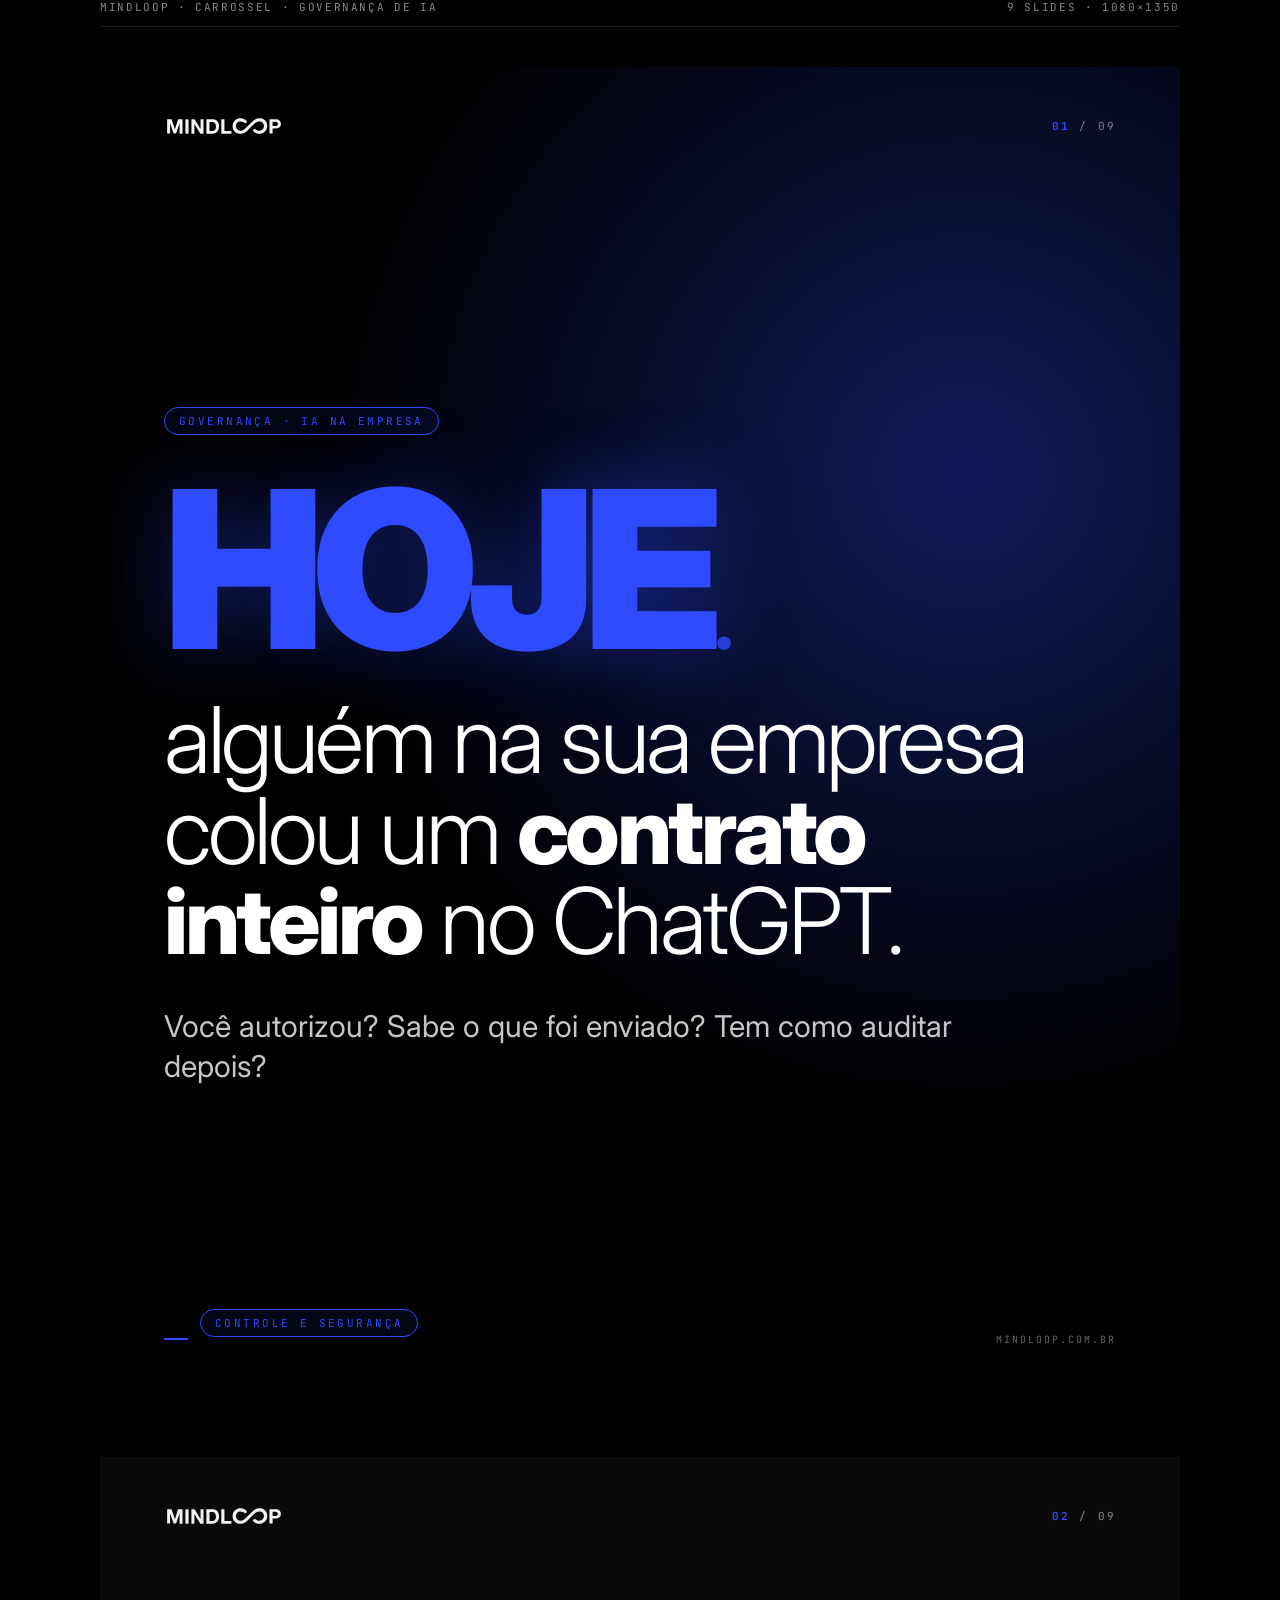
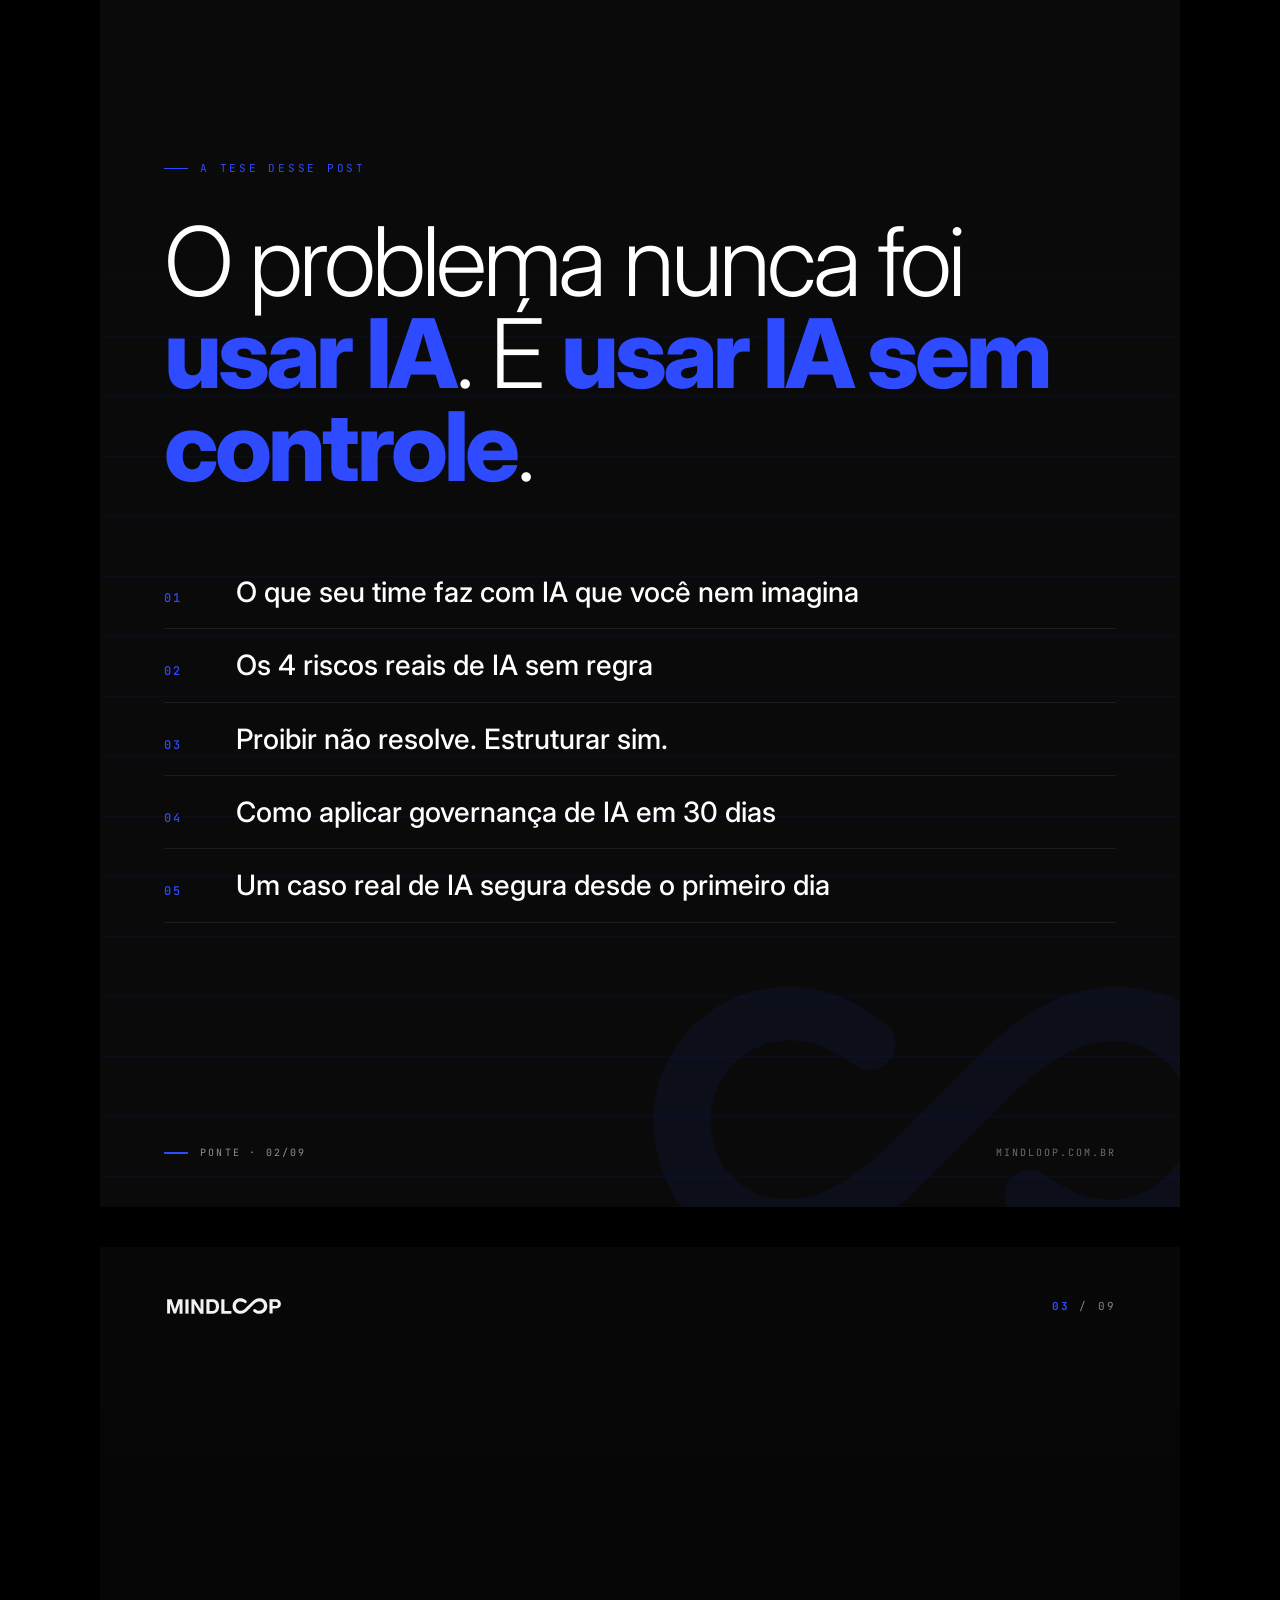
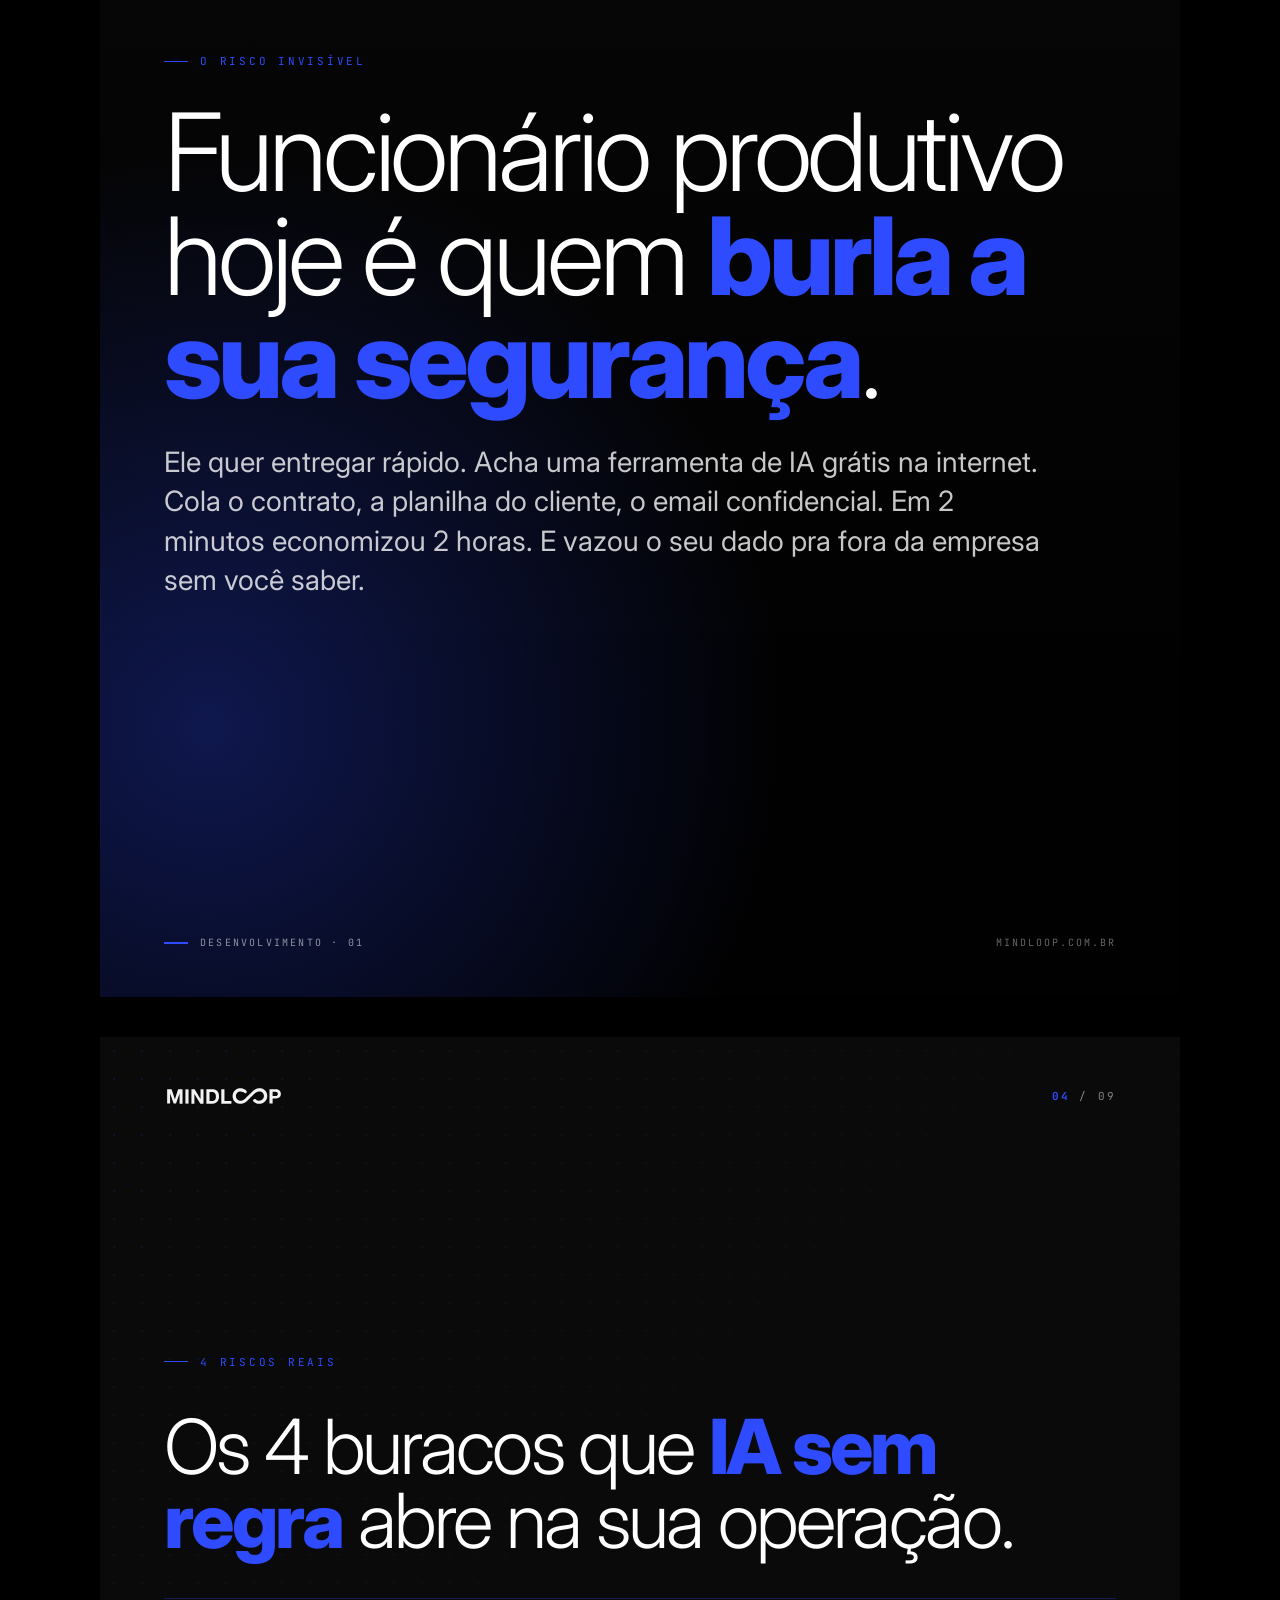
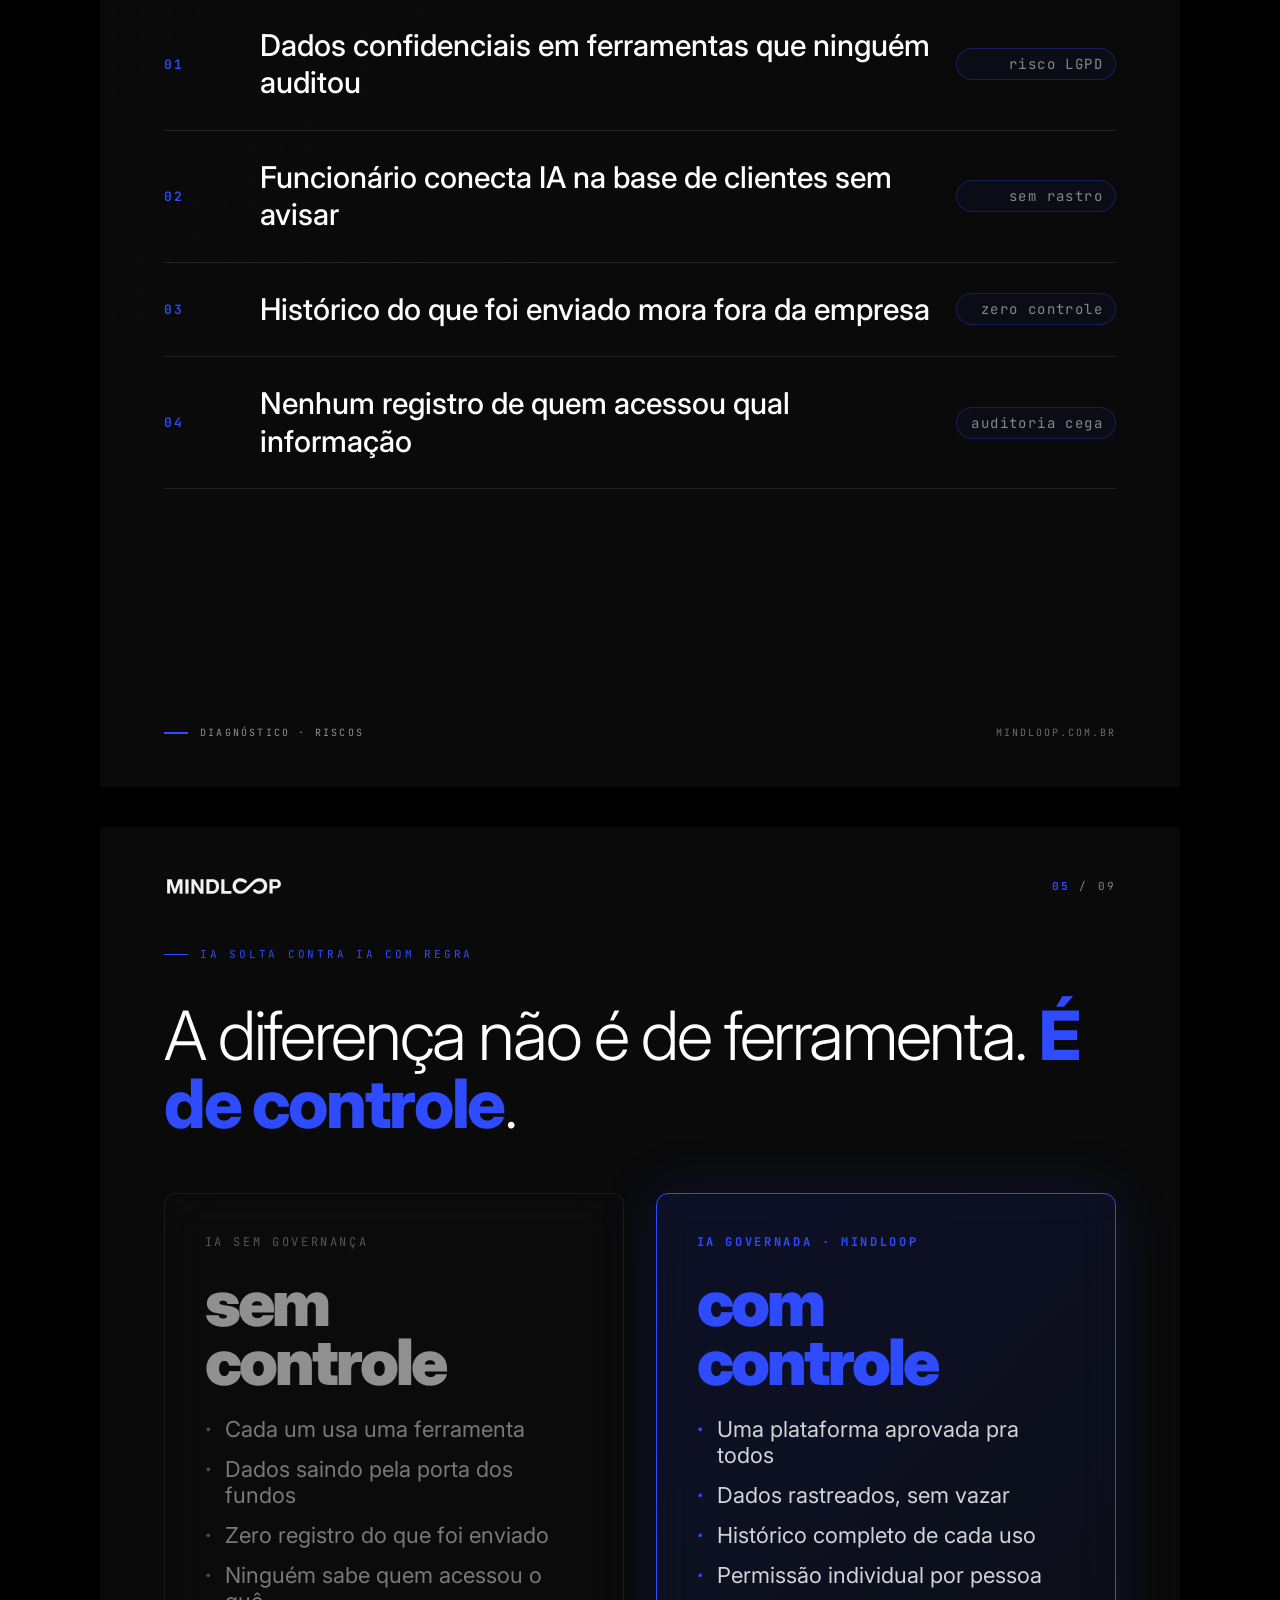
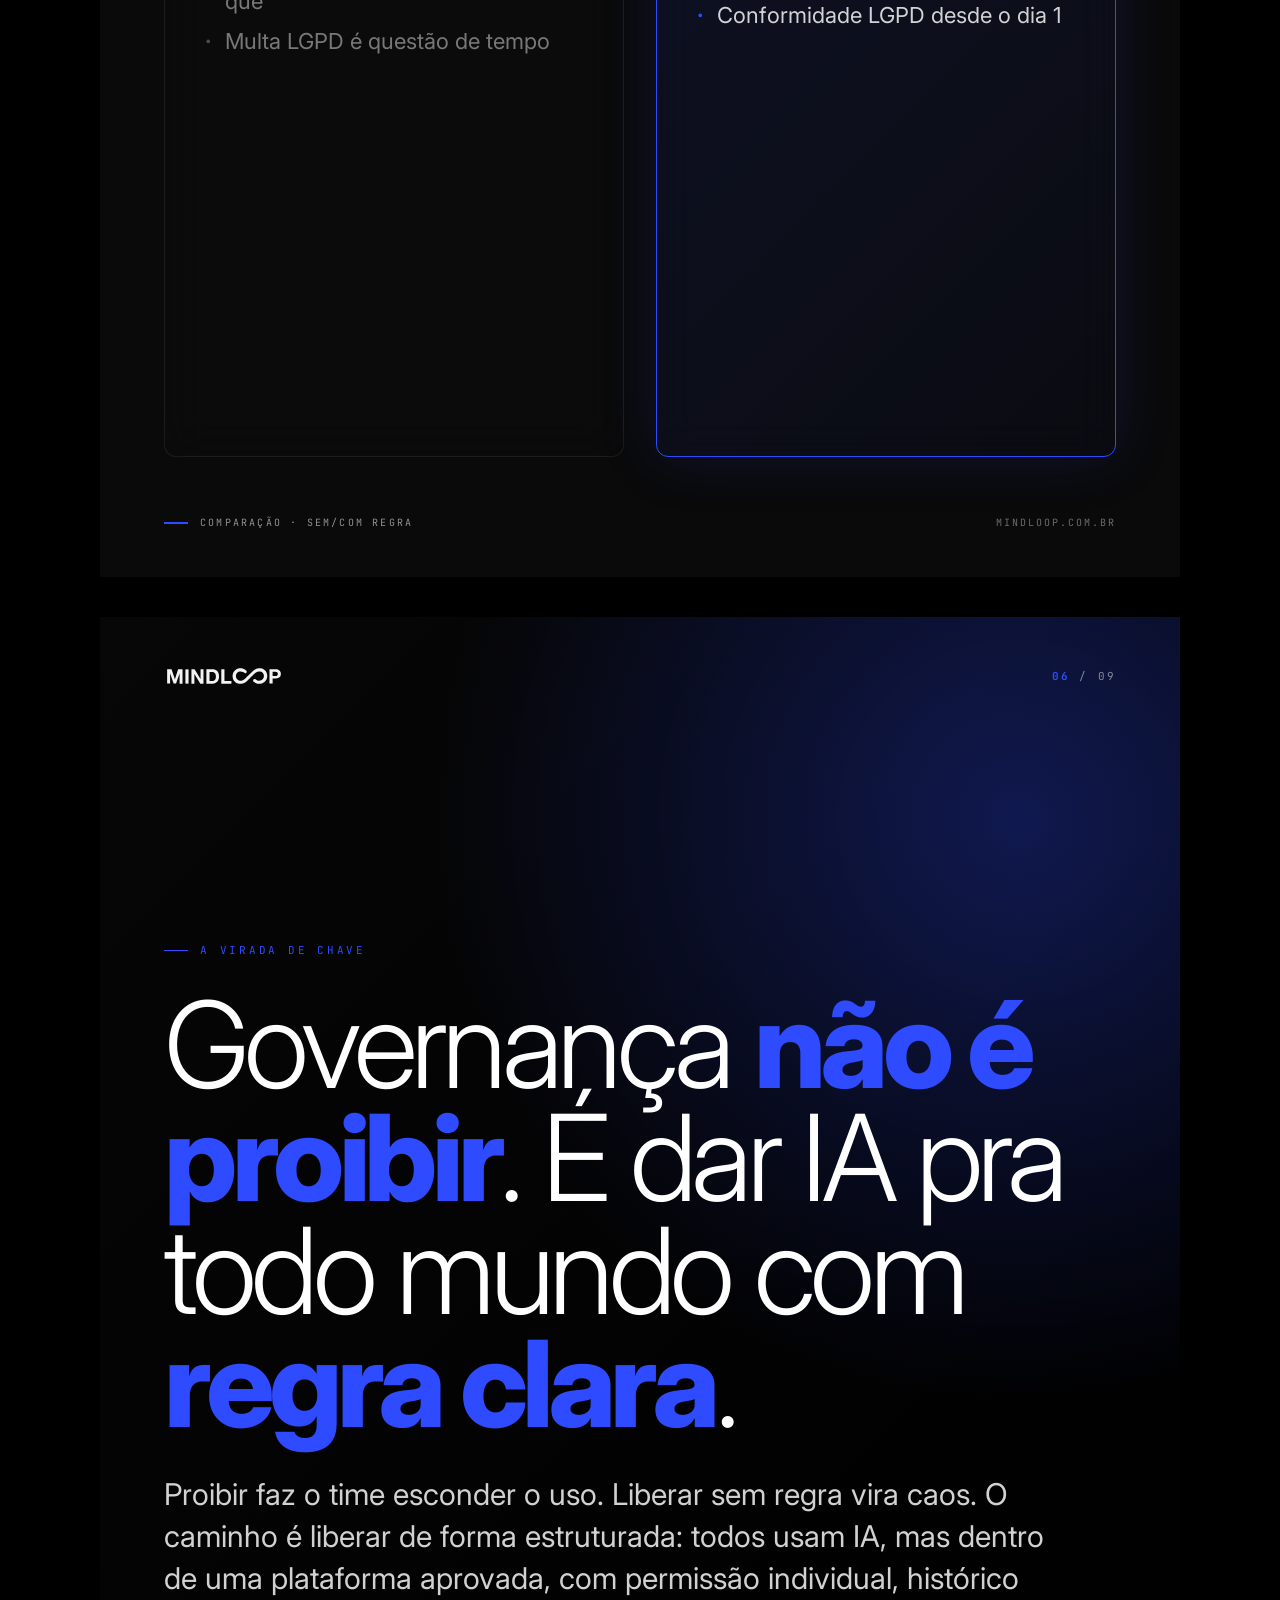
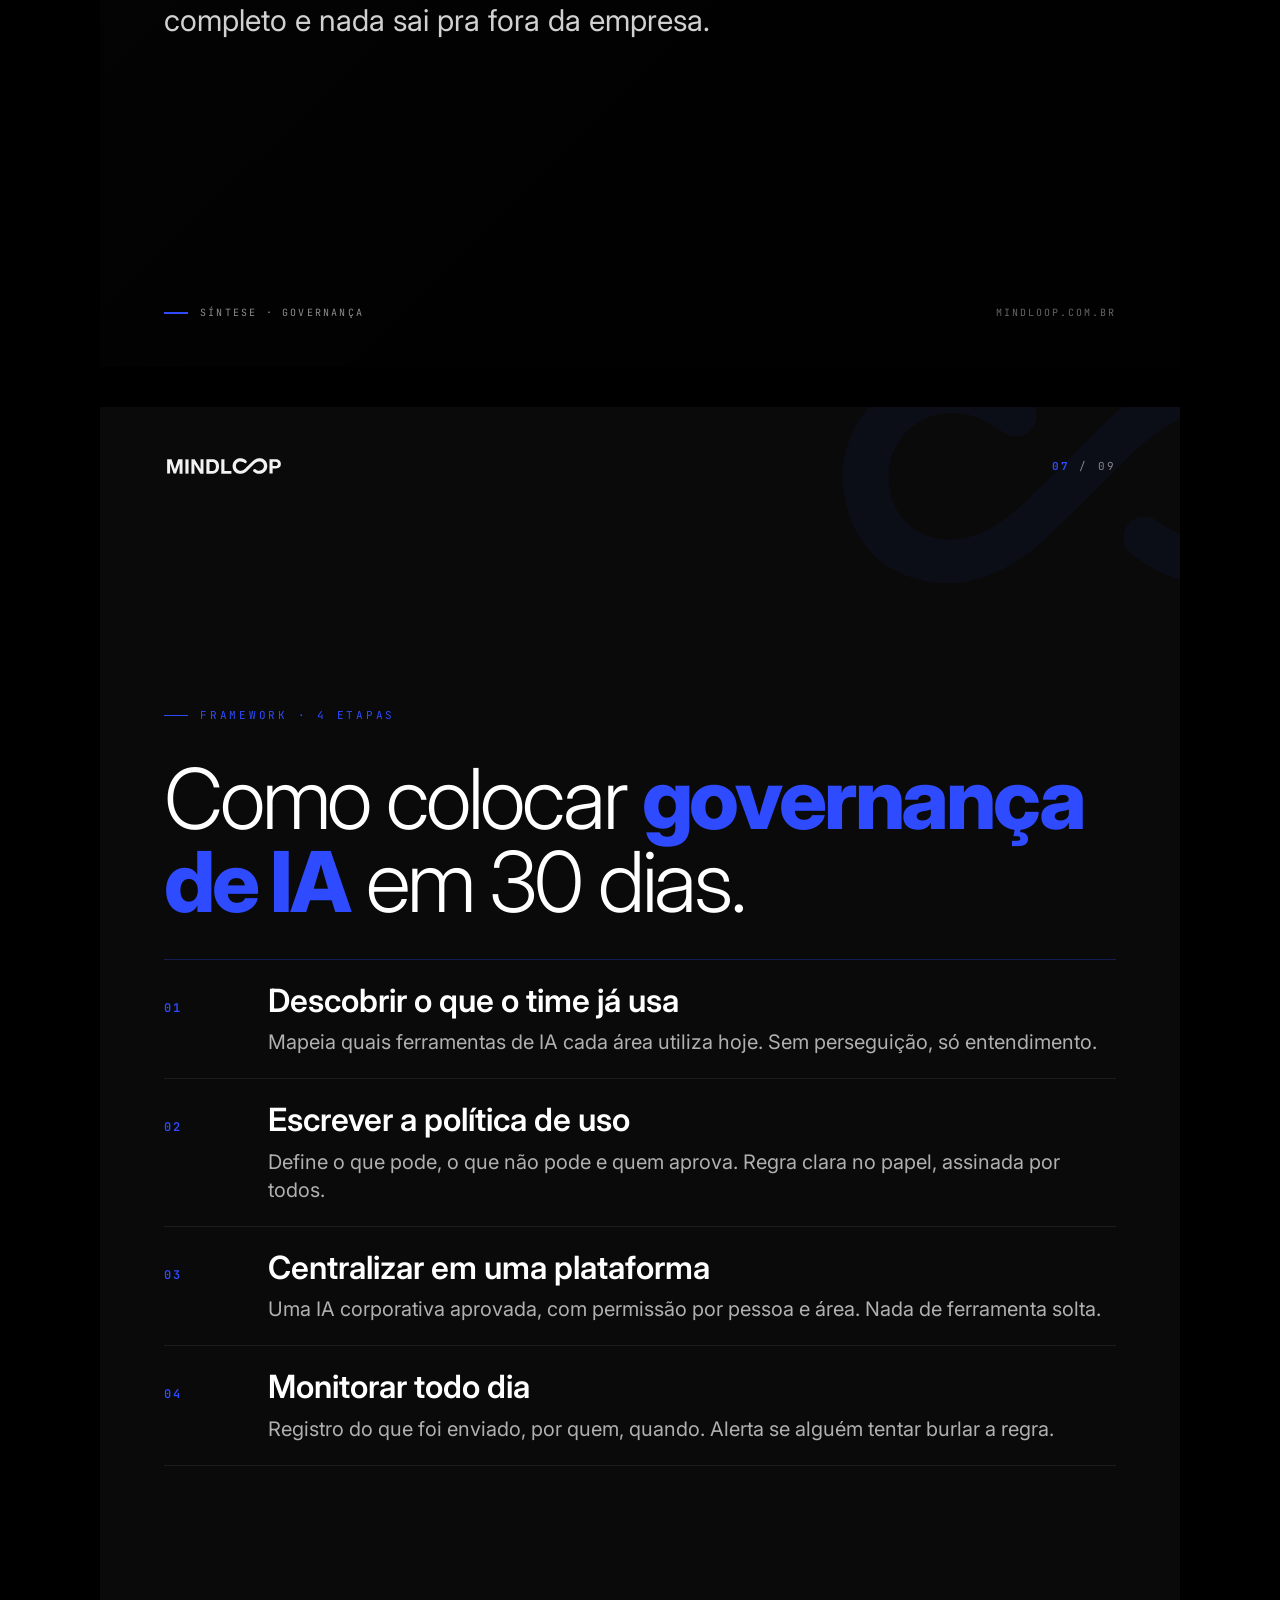
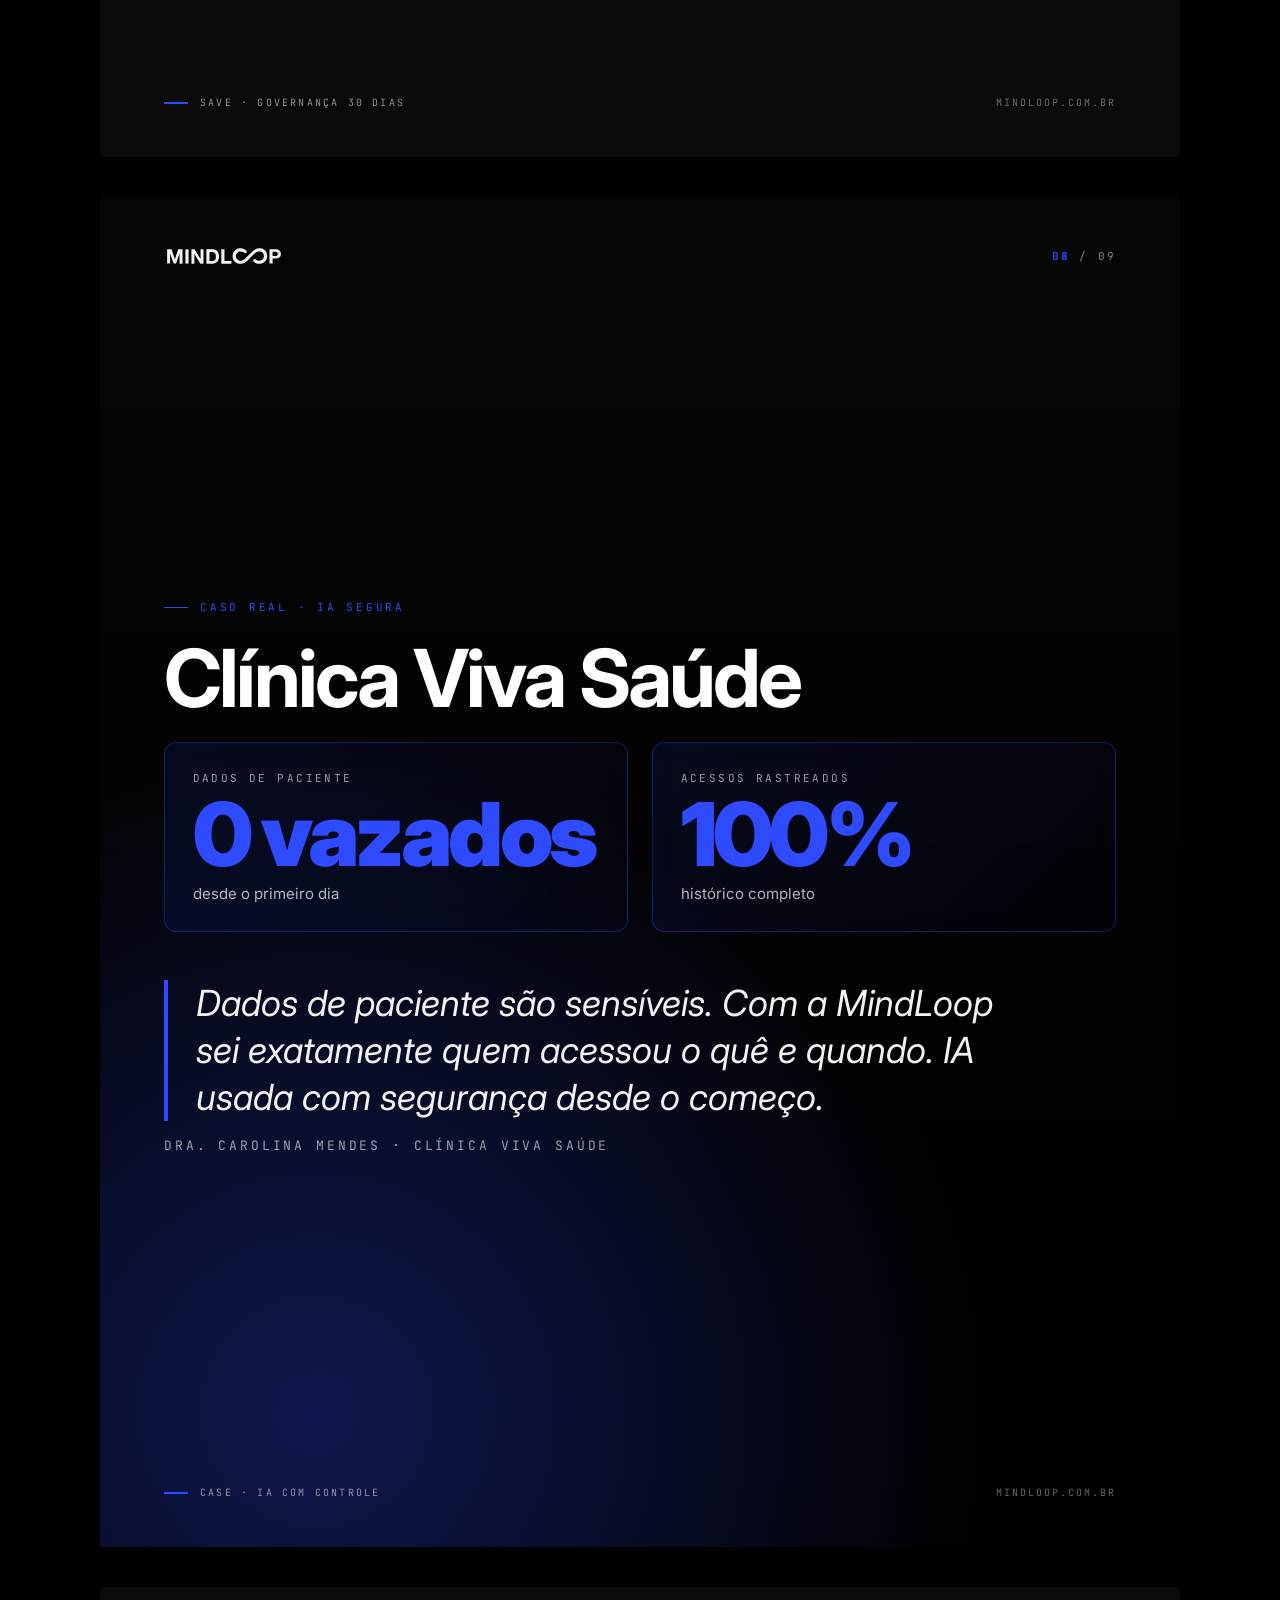
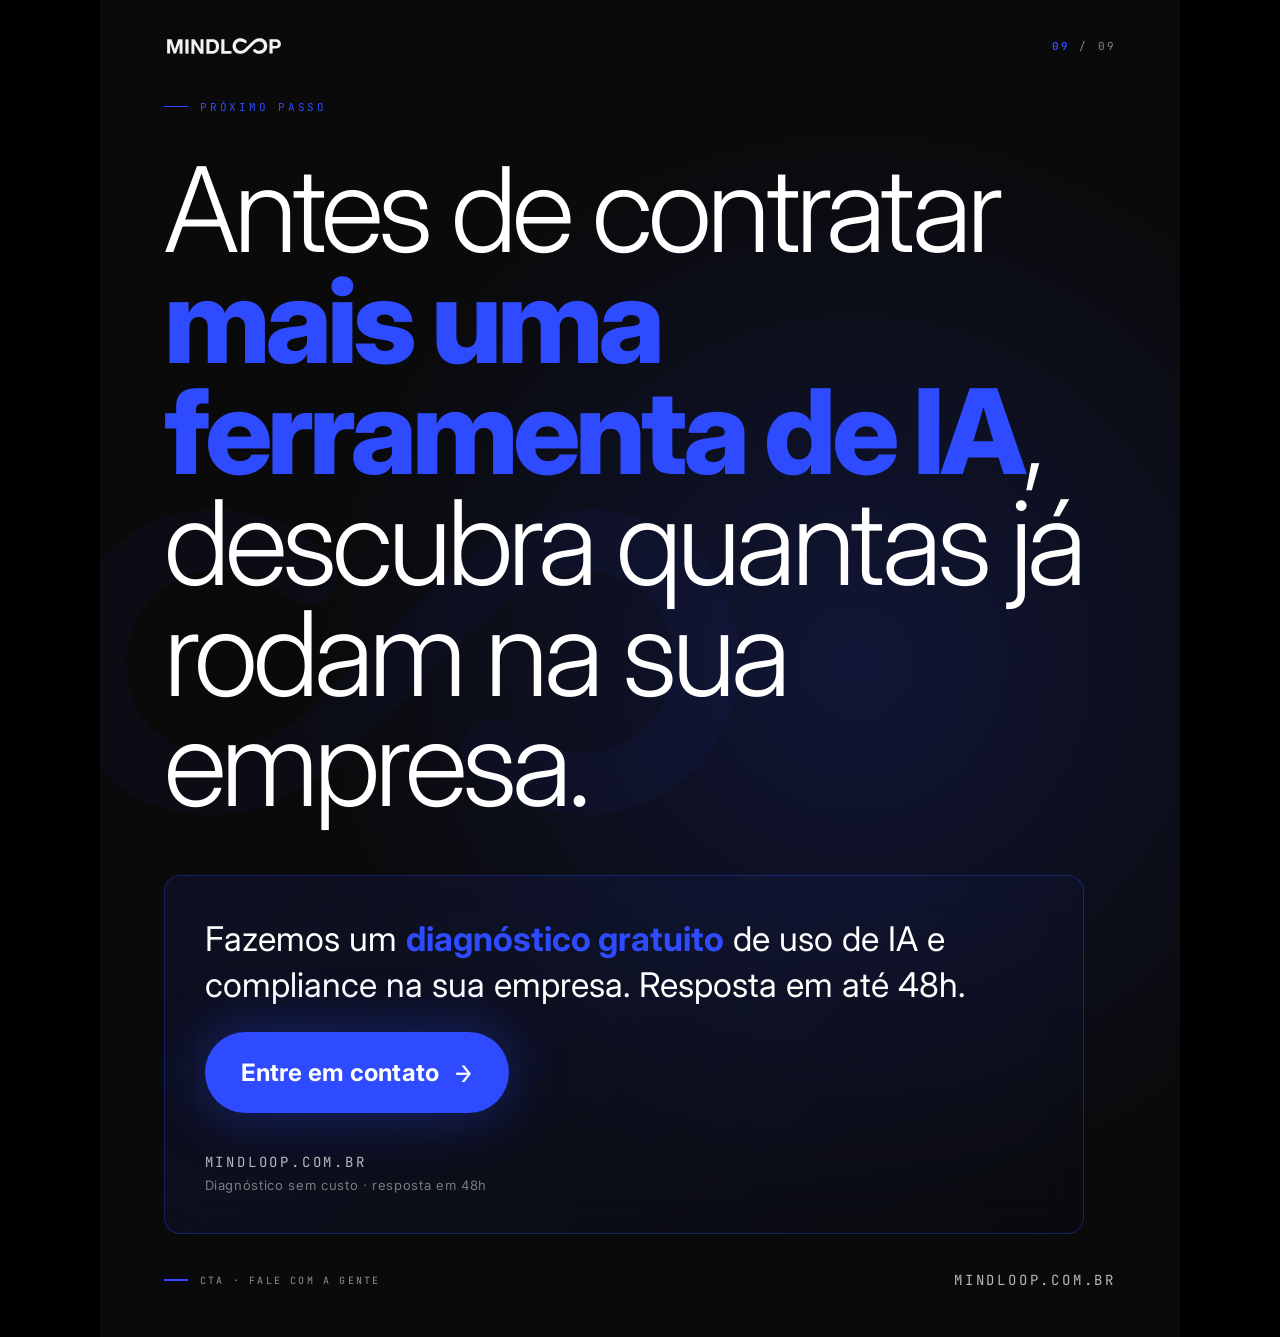
<file: mindloop/governanca-ia/index.html>
<!DOCTYPE html><html lang="pt-BR" data-astro-cid-3h7g5eyv style="--BLUE: #2E4BFF;"> <head><meta charset="UTF-8"><meta name="viewport" content="width=1080"><title>MindLoop · Governança de IA</title><link rel="preconnect" href="https://fonts.googleapis.com"><link rel="preconnect" href="https://fonts.gstatic.com" crossorigin><link href="https://fonts.googleapis.com/css2?family=Inter:wght@300;400;500;600;700;800;900&family=JetBrains+Mono:wght@400;500;700&display=swap" rel="stylesheet"><style>:root{--brand-black: #000000;--brand-dark: #0A0A0A;--brand-white: #FFFFFF;--brand-light: #F5F5F5;--surface-void: #000000;--surface-base: #0A0A0A;--surface-default: #111111;--surface-raised: #1A1A1A;--surface-overlay: #222222;--surface-hover: #2A2A2A;--surface-deep: #F5F5F5;--text-primary: #FFFFFF;--text-secondary: rgba(255, 255, 255, .72);--text-tertiary: rgba(255, 255, 255, .48);--text-muted: rgba(255, 255, 255, .32);--text-disabled: rgba(255, 255, 255, .18);--border-subtle: rgba(255, 255, 255, .06);--border-default: rgba(255, 255, 255, .12);--border-strong: rgba(255, 255, 255, .24);--border-hover: rgba(255, 255, 255, .32);--glass-tint: rgba(10, 10, 10, .7);--glass-border-color: rgba(255, 255, 255, .12);--brand-blue: #2E4BFF;--brand-blue-rgb: 46, 75, 255;--brand-blue-soft: rgba(46, 75, 255, .12);--brand-blue-glow: rgba(46, 75, 255, .3);--energy: 46, 75, 255;--color-success: #22C55E;--color-warning: #EAB308;--color-error: #EF4444}:root{--font-display: "Inter", "Helvetica Neue", Arial, system-ui, sans-serif;--font-body: "Inter", "Helvetica Neue", Arial, system-ui, sans-serif;--font-mono: "JetBrains Mono", "SF Mono", monospace}:root{--space-1: 4px;--space-2: 8px;--space-3: 12px;--space-4: 16px;--space-6: 24px;--space-8: 32px;--space-12: 48px;--space-16: 64px;--space-20: 80px;--space-24: 96px;--space-32: 128px}
.grain:after{content:"";position:absolute;inset:0;pointer-events:none;z-index:3;background-image:url("data:image/svg+xml;utf8,<svg xmlns='http://www.w3.org/2000/svg' width='220' height='220'><filter id='n'><feTurbulence type='fractalNoise' baseFrequency='0.9' numOctaves='2' stitchTiles='stitch'/><feColorMatrix values='0 0 0 0 0  0 0 0 0 0  0 0 0 0 0  0 0 0 .045 0'/></filter><rect width='100%' height='100%' filter='url(%23n)'/></svg>");mix-blend-mode:multiply;opacity:1}.grain-strong:after{opacity:1.4}.grain-soft:after{opacity:.6}.slide-bg-pattern{position:absolute;inset:0;pointer-events:none;z-index:0}.bg-lines-h{background-image:repeating-linear-gradient(to bottom,transparent 0px,transparent 39px,rgba(0,0,0,.05) 39px,rgba(0,0,0,.05) 40px)}.is-dark .bg-lines-h{background-image:repeating-linear-gradient(to bottom,transparent 0px,transparent 39px,rgba(255,255,255,.06) 39px,rgba(255,255,255,.06) 40px)}.bg-lines-v{background-image:repeating-linear-gradient(to right,transparent 0px,transparent 79px,rgba(0,0,0,.04) 79px,rgba(0,0,0,.04) 80px)}.bg-dot-grid{background-image:radial-gradient(circle,rgba(0,0,0,.12) 1px,transparent 1px);background-size:24px 24px}.is-dark .bg-dot-grid{background-image:radial-gradient(circle,rgba(255,255,255,.14) 1px,transparent 1px)}.bg-cross-grid{background-image:linear-gradient(to right,rgba(0,0,0,.08) 1px,transparent 1px),linear-gradient(to bottom,rgba(0,0,0,.08) 1px,transparent 1px);background-size:48px 48px;mask-image:repeating-linear-gradient(to right,black 0 6px,transparent 6px 42px),repeating-linear-gradient(to bottom,black 0 6px,transparent 6px 42px);mask-composite:intersect;-webkit-mask-composite:source-in}.bg-topo{background-image:url("data:image/svg+xml;utf8,<svg xmlns='http://www.w3.org/2000/svg' width='600' height='600' viewBox='0 0 600 600'><g fill='none' stroke='%23000' stroke-width='0.5' opacity='0.08'><ellipse cx='300' cy='300' rx='80' ry='60'/><ellipse cx='300' cy='300' rx='130' ry='100'/><ellipse cx='300' cy='300' rx='190' ry='150'/><ellipse cx='300' cy='300' rx='260' ry='210'/><ellipse cx='300' cy='300' rx='340' ry='280'/></g></svg>");background-size:900px 900px;background-position:center;background-repeat:no-repeat}.bg-halftone{background-image:radial-gradient(circle,rgba(0,0,0,.18) 1.5px,transparent 1.5px);background-size:16px 16px;mask-image:linear-gradient(135deg,black 0%,transparent 70%);-webkit-mask-image:linear-gradient(135deg,black 0%,transparent 70%)}.bg-hatch{background-image:repeating-linear-gradient(45deg,rgba(0,0,0,.04) 0px,rgba(0,0,0,.04) 1px,transparent 1px,transparent 8px),repeating-linear-gradient(-45deg,rgba(0,0,0,.04) 0px,rgba(0,0,0,.04) 1px,transparent 1px,transparent 8px)}.bg-vignette{background:radial-gradient(ellipse at center,transparent 40%,rgba(0,0,0,.08) 100%)}.is-dark .bg-vignette{background:radial-gradient(ellipse at center,transparent 40%,rgba(0,0,0,.6) 100%)}.bg-blueprint{background-image:linear-gradient(to right,rgba(0,0,0,.06) 1px,transparent 1px),linear-gradient(to bottom,rgba(0,0,0,.06) 1px,transparent 1px),linear-gradient(to right,rgba(0,0,0,.12) 1px,transparent 1px),linear-gradient(to bottom,rgba(0,0,0,.12) 1px,transparent 1px);background-size:20px 20px,20px 20px,100px 100px,100px 100px}.bg-scanline{background-image:repeating-linear-gradient(to bottom,transparent 0px,transparent 2px,rgba(0,0,0,.03) 2px,rgba(0,0,0,.03) 3px)}.mask-bottom-fade{mask-image:linear-gradient(to top,black 20%,transparent 90%);-webkit-mask-image:linear-gradient(to top,black 20%,transparent 90%)}.mask-top-fade{mask-image:linear-gradient(to bottom,black 20%,transparent 90%);-webkit-mask-image:linear-gradient(to bottom,black 20%,transparent 90%)}.mask-right-fade{mask-image:linear-gradient(to left,black 20%,transparent 90%);-webkit-mask-image:linear-gradient(to left,black 20%,transparent 90%)}.mask-radial-fade{mask-image:radial-gradient(ellipse at center,black 30%,transparent 80%);-webkit-mask-image:radial-gradient(ellipse at center,black 30%,transparent 80%)}
</style>
<link rel="stylesheet" href="/_astro/governanca-ia.CpMgpZOh.css"></head> <body data-astro-cid-3h7g5eyv style="--BLUE: #2E4BFF;"> <div class="meta" data-astro-cid-3h7g5eyv style="--BLUE: #2E4BFF;"> <span data-astro-cid-3h7g5eyv style="--BLUE: #2E4BFF;">MindLoop · Carrossel · Governança de IA</span> <span data-astro-cid-3h7g5eyv style="--BLUE: #2E4BFF;">9 slides · 1080×1350</span> </div> <!-- ══════════ SLIDE 01 · HERO ══════════ --> <section class="slide s1" data-astro-cid-3h7g5eyv style="--BLUE: #2E4BFF;"> <div class="bg-img" style="background-image:url(https://images.unsplash.com/photo-1550751827-4bd374c3f58b?w=1200&#38;q=85); --BLUE: #2E4BFF;" data-astro-cid-3h7g5eyv></div> <div class="bg-grad" data-astro-cid-3h7g5eyv style="--BLUE: #2E4BFF;"></div> <img src="/mindloop/logo-white.svg" class="logo-top" alt="MindLoop" data-astro-cid-3h7g5eyv style="--BLUE: #2E4BFF;"> <div class="chrome-num" data-astro-cid-3h7g5eyv style="--BLUE: #2E4BFF;"><span class="curr" data-astro-cid-3h7g5eyv style="--BLUE: #2E4BFF;">01</span> / 09</div> <div class="content" data-astro-cid-3h7g5eyv style="--BLUE: #2E4BFF;"> <span class="tag" data-astro-cid-3h7g5eyv style="--BLUE: #2E4BFF;">Governança · IA na empresa</span> <div class="stat" style="font-size: 220px; letter-spacing: -0.05em;; --BLUE: #2E4BFF;" data-astro-cid-3h7g5eyv>HOJE<sup style="font-size: 0.5em; color: #2E4BFF; vertical-align: baseline;; --BLUE: #2E4BFF;" data-astro-cid-3h7g5eyv>.</sup></div> <h1 data-astro-cid-3h7g5eyv style="--BLUE: #2E4BFF;">alguém na sua empresa colou um <b data-astro-cid-3h7g5eyv style="--BLUE: #2E4BFF;">contrato inteiro</b> no ChatGPT.</h1> <p class="sub" data-astro-cid-3h7g5eyv style="--BLUE: #2E4BFF;">Você autorizou? Sabe o que foi enviado? Tem como auditar depois?</p> </div> <div class="chrome-bottom" data-astro-cid-3h7g5eyv style="--BLUE: #2E4BFF;"> <div class="bar" data-astro-cid-3h7g5eyv style="--BLUE: #2E4BFF;"><span class="tag" data-astro-cid-3h7g5eyv style="--BLUE: #2E4BFF;">Controle e segurança</span></div> <span class="url" data-astro-cid-3h7g5eyv style="--BLUE: #2E4BFF;">mindloop.com.br</span> </div> </section> <!-- ══════════ SLIDE 02 · PONTE ══════════ --> <section class="slide s2" data-astro-cid-3h7g5eyv style="--BLUE: #2E4BFF;"> <img src="/mindloop/symbol-blue.svg" class="bg-symbol" alt="" data-astro-cid-3h7g5eyv style="--BLUE: #2E4BFF;"> <div class="bg-lines" data-astro-cid-3h7g5eyv style="--BLUE: #2E4BFF;"></div> <img src="/mindloop/logo-white.svg" class="logo-top" alt="MindLoop" data-astro-cid-3h7g5eyv style="--BLUE: #2E4BFF;"> <div class="chrome-num" data-astro-cid-3h7g5eyv style="--BLUE: #2E4BFF;"><span class="curr" data-astro-cid-3h7g5eyv style="--BLUE: #2E4BFF;">02</span> / 09</div> <span class="label" data-astro-cid-3h7g5eyv style="--BLUE: #2E4BFF;">A tese desse post</span> <h2 data-astro-cid-3h7g5eyv style="--BLUE: #2E4BFF;">O problema nunca foi <b data-astro-cid-3h7g5eyv style="--BLUE: #2E4BFF;">usar IA</b>. É <b data-astro-cid-3h7g5eyv style="--BLUE: #2E4BFF;">usar IA sem controle</b>.</h2> <div class="outline" data-astro-cid-3h7g5eyv style="--BLUE: #2E4BFF;"> <div class="it" data-astro-cid-3h7g5eyv style="--BLUE: #2E4BFF;"><span class="n" data-astro-cid-3h7g5eyv style="--BLUE: #2E4BFF;">01</span><span class="t" data-astro-cid-3h7g5eyv style="--BLUE: #2E4BFF;">O que seu time faz com IA que você nem imagina</span></div> <div class="it" data-astro-cid-3h7g5eyv style="--BLUE: #2E4BFF;"><span class="n" data-astro-cid-3h7g5eyv style="--BLUE: #2E4BFF;">02</span><span class="t" data-astro-cid-3h7g5eyv style="--BLUE: #2E4BFF;">Os 4 riscos reais de IA sem regra</span></div> <div class="it" data-astro-cid-3h7g5eyv style="--BLUE: #2E4BFF;"><span class="n" data-astro-cid-3h7g5eyv style="--BLUE: #2E4BFF;">03</span><span class="t" data-astro-cid-3h7g5eyv style="--BLUE: #2E4BFF;">Proibir não resolve. Estruturar sim.</span></div> <div class="it" data-astro-cid-3h7g5eyv style="--BLUE: #2E4BFF;"><span class="n" data-astro-cid-3h7g5eyv style="--BLUE: #2E4BFF;">04</span><span class="t" data-astro-cid-3h7g5eyv style="--BLUE: #2E4BFF;">Como aplicar governança de IA em 30 dias</span></div> <div class="it" data-astro-cid-3h7g5eyv style="--BLUE: #2E4BFF;"><span class="n" data-astro-cid-3h7g5eyv style="--BLUE: #2E4BFF;">05</span><span class="t" data-astro-cid-3h7g5eyv style="--BLUE: #2E4BFF;">Um caso real de IA segura desde o primeiro dia</span></div> </div> <div class="chrome-bottom" data-astro-cid-3h7g5eyv style="--BLUE: #2E4BFF;"> <div class="bar" data-astro-cid-3h7g5eyv style="--BLUE: #2E4BFF;"><span class="tag" data-astro-cid-3h7g5eyv style="--BLUE: #2E4BFF;">Ponte · 02/09</span></div> <span class="url" data-astro-cid-3h7g5eyv style="--BLUE: #2E4BFF;">mindloop.com.br</span> </div> </section> <!-- ══════════ SLIDE 03 · DEV STAT ══════════ --> <section class="slide s3" data-astro-cid-3h7g5eyv style="--BLUE: #2E4BFF;"> <div class="img" style="background-image:url(https://images.unsplash.com/photo-1484480974693-6ca0a78fb36b?w=1200&#38;q=85); --BLUE: #2E4BFF;" data-astro-cid-3h7g5eyv></div> <div class="img-grad" data-astro-cid-3h7g5eyv style="--BLUE: #2E4BFF;"></div> <img src="/mindloop/logo-white.svg" class="logo-top" alt="MindLoop" data-astro-cid-3h7g5eyv style="--BLUE: #2E4BFF;"> <div class="chrome-num" data-astro-cid-3h7g5eyv style="--BLUE: #2E4BFF;"><span class="curr" data-astro-cid-3h7g5eyv style="--BLUE: #2E4BFF;">03</span> / 09</div> <div class="content" data-astro-cid-3h7g5eyv style="--BLUE: #2E4BFF;"> <span class="kicker" data-astro-cid-3h7g5eyv style="--BLUE: #2E4BFF;">O risco invisível</span> <h2 data-astro-cid-3h7g5eyv style="--BLUE: #2E4BFF;">Funcionário produtivo hoje é quem <b data-astro-cid-3h7g5eyv style="--BLUE: #2E4BFF;">burla a sua segurança</b>.</h2> <p class="body" data-astro-cid-3h7g5eyv style="--BLUE: #2E4BFF;">Ele quer entregar rápido. Acha uma ferramenta de IA grátis na internet. Cola o contrato, a planilha do cliente, o email confidencial. Em 2 minutos economizou 2 horas. E vazou o seu dado pra fora da empresa sem você saber.</p> </div> <div class="chrome-bottom" data-astro-cid-3h7g5eyv style="--BLUE: #2E4BFF;"> <div class="bar" data-astro-cid-3h7g5eyv style="--BLUE: #2E4BFF;"><span class="tag" data-astro-cid-3h7g5eyv style="--BLUE: #2E4BFF;">Desenvolvimento · 01</span></div> <span class="url" data-astro-cid-3h7g5eyv style="--BLUE: #2E4BFF;">mindloop.com.br</span> </div> </section> <!-- ══════════ SLIDE 04 · LISTA ══════════ --> <section class="slide s4" data-astro-cid-3h7g5eyv style="--BLUE: #2E4BFF;"> <div class="bg-dots" data-astro-cid-3h7g5eyv style="--BLUE: #2E4BFF;"></div> <img src="/mindloop/logo-white.svg" class="logo-top" alt="MindLoop" data-astro-cid-3h7g5eyv style="--BLUE: #2E4BFF;"> <div class="chrome-num" data-astro-cid-3h7g5eyv style="--BLUE: #2E4BFF;"><span class="curr" data-astro-cid-3h7g5eyv style="--BLUE: #2E4BFF;">04</span> / 09</div> <span class="label" data-astro-cid-3h7g5eyv style="--BLUE: #2E4BFF;">4 riscos reais</span> <h2 data-astro-cid-3h7g5eyv style="--BLUE: #2E4BFF;">Os 4 buracos que <b data-astro-cid-3h7g5eyv style="--BLUE: #2E4BFF;">IA sem regra</b> abre na sua operação.</h2> <div class="list" data-astro-cid-3h7g5eyv style="--BLUE: #2E4BFF;"> <div class="row" data-astro-cid-3h7g5eyv style="--BLUE: #2E4BFF;"> <span class="n" data-astro-cid-3h7g5eyv style="--BLUE: #2E4BFF;">01</span> <span class="t" data-astro-cid-3h7g5eyv style="--BLUE: #2E4BFF;">Dados confidenciais em ferramentas que ninguém auditou</span> <span class="cost" data-astro-cid-3h7g5eyv style="--BLUE: #2E4BFF;">risco LGPD</span> </div> <div class="row" data-astro-cid-3h7g5eyv style="--BLUE: #2E4BFF;"> <span class="n" data-astro-cid-3h7g5eyv style="--BLUE: #2E4BFF;">02</span> <span class="t" data-astro-cid-3h7g5eyv style="--BLUE: #2E4BFF;">Funcionário conecta IA na base de clientes sem avisar</span> <span class="cost" data-astro-cid-3h7g5eyv style="--BLUE: #2E4BFF;">sem rastro</span> </div> <div class="row" data-astro-cid-3h7g5eyv style="--BLUE: #2E4BFF;"> <span class="n" data-astro-cid-3h7g5eyv style="--BLUE: #2E4BFF;">03</span> <span class="t" data-astro-cid-3h7g5eyv style="--BLUE: #2E4BFF;">Histórico do que foi enviado mora fora da empresa</span> <span class="cost" data-astro-cid-3h7g5eyv style="--BLUE: #2E4BFF;">zero controle</span> </div> <div class="row" data-astro-cid-3h7g5eyv style="--BLUE: #2E4BFF;"> <span class="n" data-astro-cid-3h7g5eyv style="--BLUE: #2E4BFF;">04</span> <span class="t" data-astro-cid-3h7g5eyv style="--BLUE: #2E4BFF;">Nenhum registro de quem acessou qual informação</span> <span class="cost" data-astro-cid-3h7g5eyv style="--BLUE: #2E4BFF;">auditoria cega</span> </div> </div> <div class="chrome-bottom" data-astro-cid-3h7g5eyv style="--BLUE: #2E4BFF;"> <div class="bar" data-astro-cid-3h7g5eyv style="--BLUE: #2E4BFF;"><span class="tag" data-astro-cid-3h7g5eyv style="--BLUE: #2E4BFF;">Diagnóstico · riscos</span></div> <span class="url" data-astro-cid-3h7g5eyv style="--BLUE: #2E4BFF;">mindloop.com.br</span> </div> </section> <!-- ══════════ SLIDE 05 · CONTRASTE ══════════ --> <section class="slide s5" data-astro-cid-3h7g5eyv style="--BLUE: #2E4BFF;"> <img src="/mindloop/logo-white.svg" class="logo-top" alt="MindLoop" data-astro-cid-3h7g5eyv style="--BLUE: #2E4BFF;"> <div class="chrome-num" data-astro-cid-3h7g5eyv style="--BLUE: #2E4BFF;"><span class="curr" data-astro-cid-3h7g5eyv style="--BLUE: #2E4BFF;">05</span> / 09</div> <span class="label" data-astro-cid-3h7g5eyv style="--BLUE: #2E4BFF;">IA solta contra IA com regra</span> <h2 data-astro-cid-3h7g5eyv style="--BLUE: #2E4BFF;">A diferença não é de ferramenta. <b data-astro-cid-3h7g5eyv style="--BLUE: #2E4BFF;">É de controle</b>.</h2> <div class="pair" data-astro-cid-3h7g5eyv style="--BLUE: #2E4BFF;"> <div class="col dim" data-astro-cid-3h7g5eyv style="--BLUE: #2E4BFF;"> <span class="h3" data-astro-cid-3h7g5eyv style="--BLUE: #2E4BFF;">IA sem governança</span> <div class="big" style="font-size:64px; --BLUE: #2E4BFF;" data-astro-cid-3h7g5eyv>sem<br data-astro-cid-3h7g5eyv style="--BLUE: #2E4BFF;">controle</div> <ul data-astro-cid-3h7g5eyv style="--BLUE: #2E4BFF;"> <li data-astro-cid-3h7g5eyv style="--BLUE: #2E4BFF;">Cada um usa uma ferramenta</li> <li data-astro-cid-3h7g5eyv style="--BLUE: #2E4BFF;">Dados saindo pela porta dos fundos</li> <li data-astro-cid-3h7g5eyv style="--BLUE: #2E4BFF;">Zero registro do que foi enviado</li> <li data-astro-cid-3h7g5eyv style="--BLUE: #2E4BFF;">Ninguém sabe quem acessou o quê</li> <li data-astro-cid-3h7g5eyv style="--BLUE: #2E4BFF;">Multa LGPD é questão de tempo</li> </ul> </div> <div class="col highlight" data-astro-cid-3h7g5eyv style="--BLUE: #2E4BFF;"> <span class="h3" data-astro-cid-3h7g5eyv style="--BLUE: #2E4BFF;">IA governada · MindLoop</span> <div class="big" style="font-size:64px; --BLUE: #2E4BFF;" data-astro-cid-3h7g5eyv>com<br data-astro-cid-3h7g5eyv style="--BLUE: #2E4BFF;">controle</div> <ul data-astro-cid-3h7g5eyv style="--BLUE: #2E4BFF;"> <li data-astro-cid-3h7g5eyv style="--BLUE: #2E4BFF;">Uma plataforma aprovada pra todos</li> <li data-astro-cid-3h7g5eyv style="--BLUE: #2E4BFF;">Dados rastreados, sem vazar</li> <li data-astro-cid-3h7g5eyv style="--BLUE: #2E4BFF;">Histórico completo de cada uso</li> <li data-astro-cid-3h7g5eyv style="--BLUE: #2E4BFF;">Permissão individual por pessoa</li> <li data-astro-cid-3h7g5eyv style="--BLUE: #2E4BFF;">Conformidade LGPD desde o dia 1</li> </ul> </div> </div> <div class="chrome-bottom" data-astro-cid-3h7g5eyv style="--BLUE: #2E4BFF;"> <div class="bar" data-astro-cid-3h7g5eyv style="--BLUE: #2E4BFF;"><span class="tag" data-astro-cid-3h7g5eyv style="--BLUE: #2E4BFF;">Comparação · sem/com regra</span></div> <span class="url" data-astro-cid-3h7g5eyv style="--BLUE: #2E4BFF;">mindloop.com.br</span> </div> </section> <!-- ══════════ SLIDE 06 · STATEMENT ══════════ --> <section class="slide s6" data-astro-cid-3h7g5eyv style="--BLUE: #2E4BFF;"> <div class="img" style="background-image:url(https://images.unsplash.com/photo-1573497491765-dccce02b29df?w=1200&#38;q=85); --BLUE: #2E4BFF;" data-astro-cid-3h7g5eyv></div> <div class="grad" data-astro-cid-3h7g5eyv style="--BLUE: #2E4BFF;"></div> <img src="/mindloop/logo-white.svg" class="logo-top" alt="MindLoop" data-astro-cid-3h7g5eyv style="--BLUE: #2E4BFF;"> <div class="chrome-num" data-astro-cid-3h7g5eyv style="--BLUE: #2E4BFF;"><span class="curr" data-astro-cid-3h7g5eyv style="--BLUE: #2E4BFF;">06</span> / 09</div> <div class="content" data-astro-cid-3h7g5eyv style="--BLUE: #2E4BFF;"> <span class="kicker" data-astro-cid-3h7g5eyv style="--BLUE: #2E4BFF;">A virada de chave</span> <h2 data-astro-cid-3h7g5eyv style="--BLUE: #2E4BFF;">Governança <b data-astro-cid-3h7g5eyv style="--BLUE: #2E4BFF;">não é proibir</b>. É dar IA pra todo mundo com <b data-astro-cid-3h7g5eyv style="--BLUE: #2E4BFF;">regra clara</b>.</h2> <p class="body" data-astro-cid-3h7g5eyv style="--BLUE: #2E4BFF;">Proibir faz o time esconder o uso. Liberar sem regra vira caos. O caminho é liberar de forma estruturada: todos usam IA, mas dentro de uma plataforma aprovada, com permissão individual, histórico completo e nada sai pra fora da empresa.</p> </div> <div class="chrome-bottom" data-astro-cid-3h7g5eyv style="--BLUE: #2E4BFF;"> <div class="bar" data-astro-cid-3h7g5eyv style="--BLUE: #2E4BFF;"><span class="tag" data-astro-cid-3h7g5eyv style="--BLUE: #2E4BFF;">Síntese · governança</span></div> <span class="url" data-astro-cid-3h7g5eyv style="--BLUE: #2E4BFF;">mindloop.com.br</span> </div> </section> <!-- ══════════ SLIDE 07 · SAVE FRAMEWORK ══════════ --> <section class="slide s7" data-astro-cid-3h7g5eyv style="--BLUE: #2E4BFF;"> <img src="/mindloop/symbol-blue.svg" class="bg-symbol" alt="" data-astro-cid-3h7g5eyv style="--BLUE: #2E4BFF;"> <img src="/mindloop/logo-white.svg" class="logo-top" alt="MindLoop" data-astro-cid-3h7g5eyv style="--BLUE: #2E4BFF;"> <div class="chrome-num" data-astro-cid-3h7g5eyv style="--BLUE: #2E4BFF;"><span class="curr" data-astro-cid-3h7g5eyv style="--BLUE: #2E4BFF;">07</span> / 09</div> <span class="label" data-astro-cid-3h7g5eyv style="--BLUE: #2E4BFF;">Framework · 4 etapas</span> <h2 data-astro-cid-3h7g5eyv style="--BLUE: #2E4BFF;">Como colocar <b data-astro-cid-3h7g5eyv style="--BLUE: #2E4BFF;">governança de IA</b> em 30 dias.</h2> <div class="items" data-astro-cid-3h7g5eyv style="--BLUE: #2E4BFF;"> <div class="item" data-astro-cid-3h7g5eyv style="--BLUE: #2E4BFF;"> <span class="n" data-astro-cid-3h7g5eyv style="--BLUE: #2E4BFF;">01</span> <div class="body" data-astro-cid-3h7g5eyv style="--BLUE: #2E4BFF;"> <h4 data-astro-cid-3h7g5eyv style="--BLUE: #2E4BFF;">Descobrir o que o time já usa</h4> <p data-astro-cid-3h7g5eyv style="--BLUE: #2E4BFF;">Mapeia quais ferramentas de IA cada área utiliza hoje. Sem perseguição, só entendimento.</p> </div> </div> <div class="item" data-astro-cid-3h7g5eyv style="--BLUE: #2E4BFF;"> <span class="n" data-astro-cid-3h7g5eyv style="--BLUE: #2E4BFF;">02</span> <div class="body" data-astro-cid-3h7g5eyv style="--BLUE: #2E4BFF;"> <h4 data-astro-cid-3h7g5eyv style="--BLUE: #2E4BFF;">Escrever a política de uso</h4> <p data-astro-cid-3h7g5eyv style="--BLUE: #2E4BFF;">Define o que pode, o que não pode e quem aprova. Regra clara no papel, assinada por todos.</p> </div> </div> <div class="item" data-astro-cid-3h7g5eyv style="--BLUE: #2E4BFF;"> <span class="n" data-astro-cid-3h7g5eyv style="--BLUE: #2E4BFF;">03</span> <div class="body" data-astro-cid-3h7g5eyv style="--BLUE: #2E4BFF;"> <h4 data-astro-cid-3h7g5eyv style="--BLUE: #2E4BFF;">Centralizar em uma plataforma</h4> <p data-astro-cid-3h7g5eyv style="--BLUE: #2E4BFF;">Uma IA corporativa aprovada, com permissão por pessoa e área. Nada de ferramenta solta.</p> </div> </div> <div class="item" data-astro-cid-3h7g5eyv style="--BLUE: #2E4BFF;"> <span class="n" data-astro-cid-3h7g5eyv style="--BLUE: #2E4BFF;">04</span> <div class="body" data-astro-cid-3h7g5eyv style="--BLUE: #2E4BFF;"> <h4 data-astro-cid-3h7g5eyv style="--BLUE: #2E4BFF;">Monitorar todo dia</h4> <p data-astro-cid-3h7g5eyv style="--BLUE: #2E4BFF;">Registro do que foi enviado, por quem, quando. Alerta se alguém tentar burlar a regra.</p> </div> </div> </div> <div class="chrome-bottom" data-astro-cid-3h7g5eyv style="--BLUE: #2E4BFF;"> <div class="bar" data-astro-cid-3h7g5eyv style="--BLUE: #2E4BFF;"><span class="tag" data-astro-cid-3h7g5eyv style="--BLUE: #2E4BFF;">Save · governança 30 dias</span></div> <span class="url" data-astro-cid-3h7g5eyv style="--BLUE: #2E4BFF;">mindloop.com.br</span> </div> </section> <!-- ══════════ SLIDE 08 · CASE ══════════ --> <section class="slide s8" data-astro-cid-3h7g5eyv style="--BLUE: #2E4BFF;"> <div class="img" style="background-image:url(https://images.unsplash.com/photo-1576091160399-112ba8d25d1d?w=1200&#38;q=85); --BLUE: #2E4BFF;" data-astro-cid-3h7g5eyv></div> <div class="grad" data-astro-cid-3h7g5eyv style="--BLUE: #2E4BFF;"></div> <img src="/mindloop/logo-white.svg" class="logo-top" alt="MindLoop" data-astro-cid-3h7g5eyv style="--BLUE: #2E4BFF;"> <div class="chrome-num" data-astro-cid-3h7g5eyv style="--BLUE: #2E4BFF;"><span class="curr" data-astro-cid-3h7g5eyv style="--BLUE: #2E4BFF;">08</span> / 09</div> <div class="content" data-astro-cid-3h7g5eyv style="--BLUE: #2E4BFF;"> <div class="top" data-astro-cid-3h7g5eyv style="--BLUE: #2E4BFF;"> <span class="kicker" data-astro-cid-3h7g5eyv style="--BLUE: #2E4BFF;">Caso real · IA segura</span> <span class="case-name" data-astro-cid-3h7g5eyv style="--BLUE: #2E4BFF;">Clínica Viva Saúde</span> <div class="stats" data-astro-cid-3h7g5eyv style="--BLUE: #2E4BFF;"> <div class="stat" data-astro-cid-3h7g5eyv style="--BLUE: #2E4BFF;"> <span class="k" data-astro-cid-3h7g5eyv style="--BLUE: #2E4BFF;">Dados de paciente</span> <span class="v" data-astro-cid-3h7g5eyv style="--BLUE: #2E4BFF;">0 vazados</span> <span class="d" data-astro-cid-3h7g5eyv style="--BLUE: #2E4BFF;">desde o primeiro dia</span> </div> <div class="stat" data-astro-cid-3h7g5eyv style="--BLUE: #2E4BFF;"> <span class="k" data-astro-cid-3h7g5eyv style="--BLUE: #2E4BFF;">Acessos rastreados</span> <span class="v" data-astro-cid-3h7g5eyv style="--BLUE: #2E4BFF;">100%</span> <span class="d" data-astro-cid-3h7g5eyv style="--BLUE: #2E4BFF;">histórico completo</span> </div> </div> </div> <div class="bottom" data-astro-cid-3h7g5eyv style="--BLUE: #2E4BFF;"> <p class="quote" data-astro-cid-3h7g5eyv style="--BLUE: #2E4BFF;">Dados de paciente são sensíveis. Com a MindLoop sei exatamente quem acessou o quê e quando. IA usada com segurança desde o começo.</p> <span class="attr" data-astro-cid-3h7g5eyv style="--BLUE: #2E4BFF;">DRA. CAROLINA MENDES · CLÍNICA VIVA SAÚDE</span> </div> </div> <div class="chrome-bottom" data-astro-cid-3h7g5eyv style="--BLUE: #2E4BFF;"> <div class="bar" data-astro-cid-3h7g5eyv style="--BLUE: #2E4BFF;"><span class="tag" data-astro-cid-3h7g5eyv style="--BLUE: #2E4BFF;">Case · IA com controle</span></div> <span class="url" data-astro-cid-3h7g5eyv style="--BLUE: #2E4BFF;">mindloop.com.br</span> </div> </section> <!-- ══════════ SLIDE 09 · CTA ══════════ --> <section class="slide s9" data-astro-cid-3h7g5eyv style="--BLUE: #2E4BFF;"> <div class="bg-img" data-astro-cid-3h7g5eyv style="--BLUE: #2E4BFF;"></div> <img src="/mindloop/symbol-blue.svg" class="bg-symbol" alt="" data-astro-cid-3h7g5eyv style="--BLUE: #2E4BFF;"> <img src="/mindloop/logo-white.svg" class="logo-top" alt="MindLoop" data-astro-cid-3h7g5eyv style="--BLUE: #2E4BFF;"> <div class="chrome-num" data-astro-cid-3h7g5eyv style="--BLUE: #2E4BFF;"><span class="curr" data-astro-cid-3h7g5eyv style="--BLUE: #2E4BFF;">09</span> / 09</div> <div class="content" data-astro-cid-3h7g5eyv style="--BLUE: #2E4BFF;"> <span class="label" data-astro-cid-3h7g5eyv style="--BLUE: #2E4BFF;">Próximo passo</span> <h2 data-astro-cid-3h7g5eyv style="--BLUE: #2E4BFF;">Antes de contratar <b data-astro-cid-3h7g5eyv style="--BLUE: #2E4BFF;">mais uma ferramenta de IA</b>, descubra quantas já rodam na sua empresa.</h2> <div class="cta-block" data-astro-cid-3h7g5eyv style="--BLUE: #2E4BFF;"> <p class="cta-phrase" data-astro-cid-3h7g5eyv style="--BLUE: #2E4BFF;">Fazemos um <b data-astro-cid-3h7g5eyv style="--BLUE: #2E4BFF;">diagnóstico gratuito</b> de uso de IA e compliance na sua empresa. Resposta em até 48h.</p> <a class="cta-button" data-astro-cid-3h7g5eyv style="--BLUE: #2E4BFF;">Entre em contato</a> <div class="foot" data-astro-cid-3h7g5eyv style="--BLUE: #2E4BFF;"> <span class="url" data-astro-cid-3h7g5eyv style="--BLUE: #2E4BFF;">mindloop.com.br</span> <span class="mini" data-astro-cid-3h7g5eyv style="--BLUE: #2E4BFF;">Diagnóstico sem custo · resposta em 48h</span> </div> </div> </div> <div class="chrome-bottom" data-astro-cid-3h7g5eyv style="--BLUE: #2E4BFF;"> <div class="bar" data-astro-cid-3h7g5eyv style="--BLUE: #2E4BFF;"><span class="tag" data-astro-cid-3h7g5eyv style="--BLUE: #2E4BFF;">CTA · fale com a gente</span></div> <span class="url" data-astro-cid-3h7g5eyv style="--BLUE: #2E4BFF;">mindloop.com.br</span> </div> </section> </body></html>
</file>
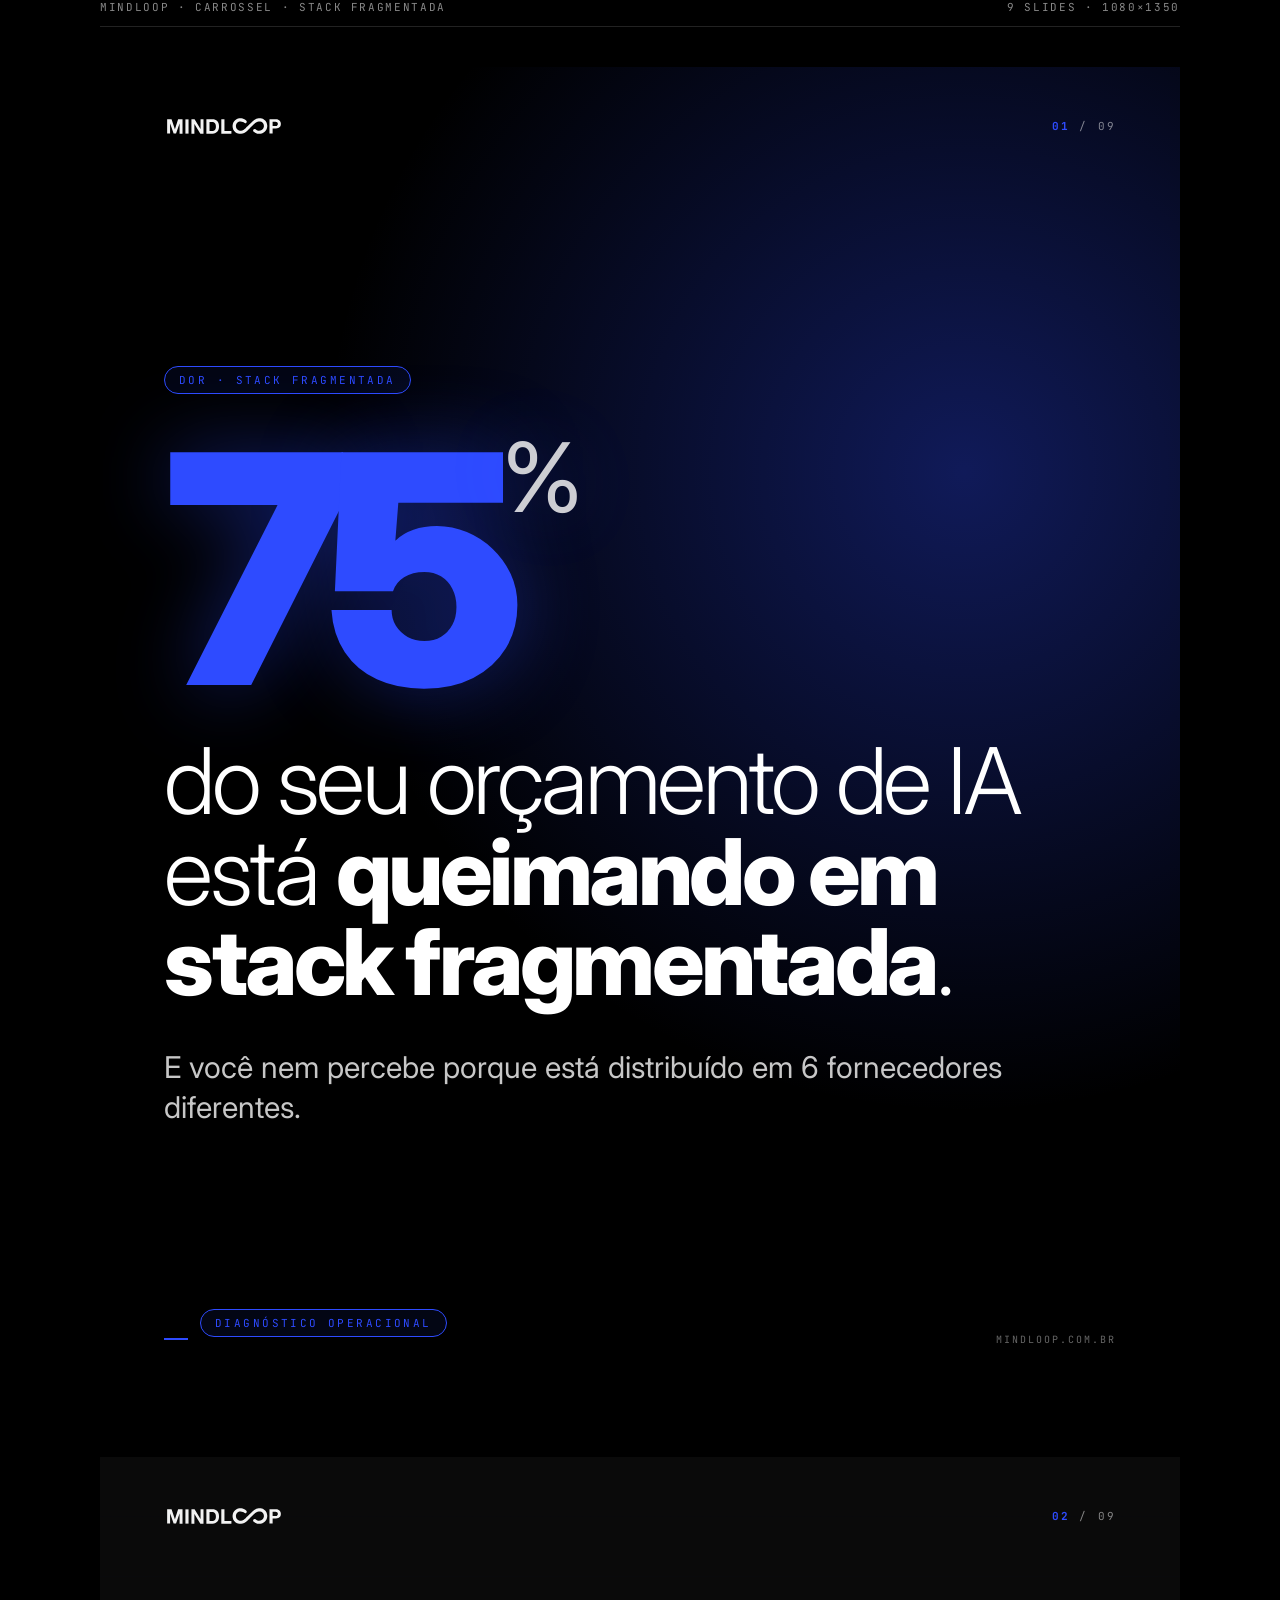
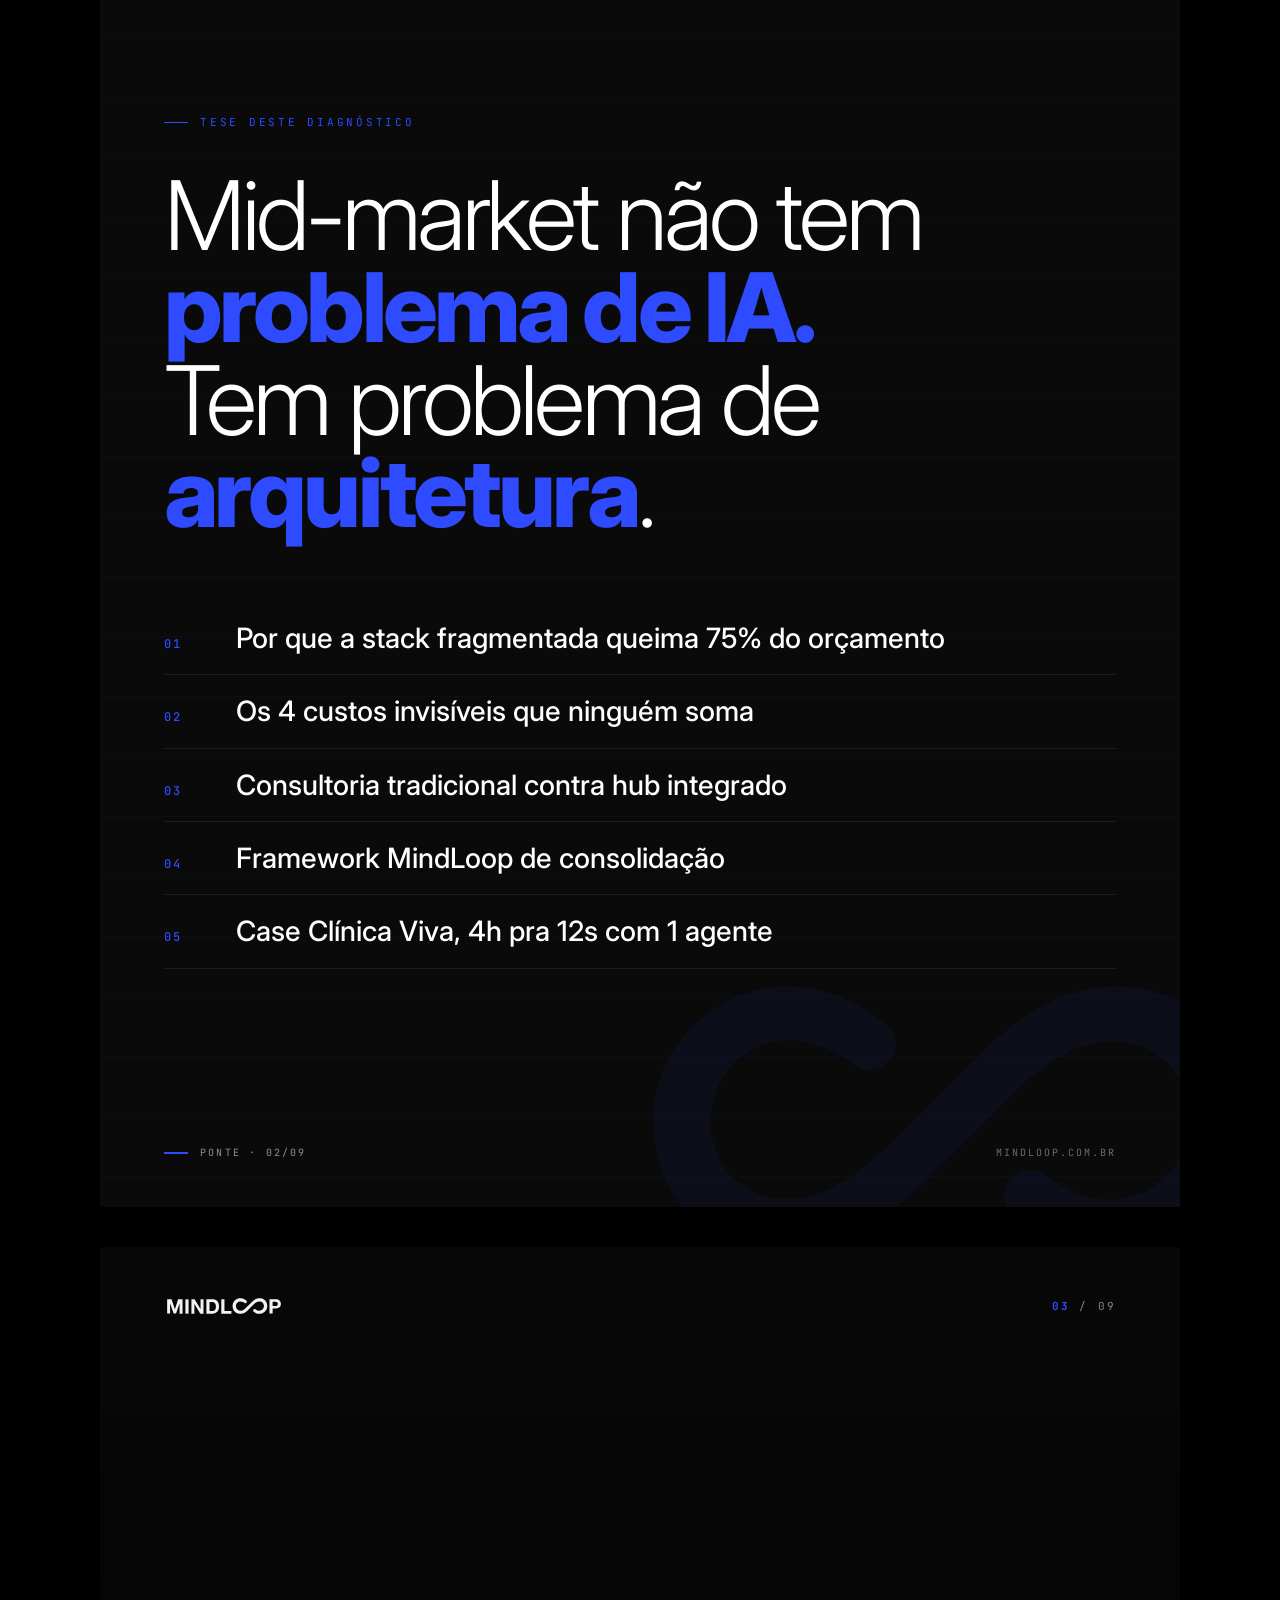
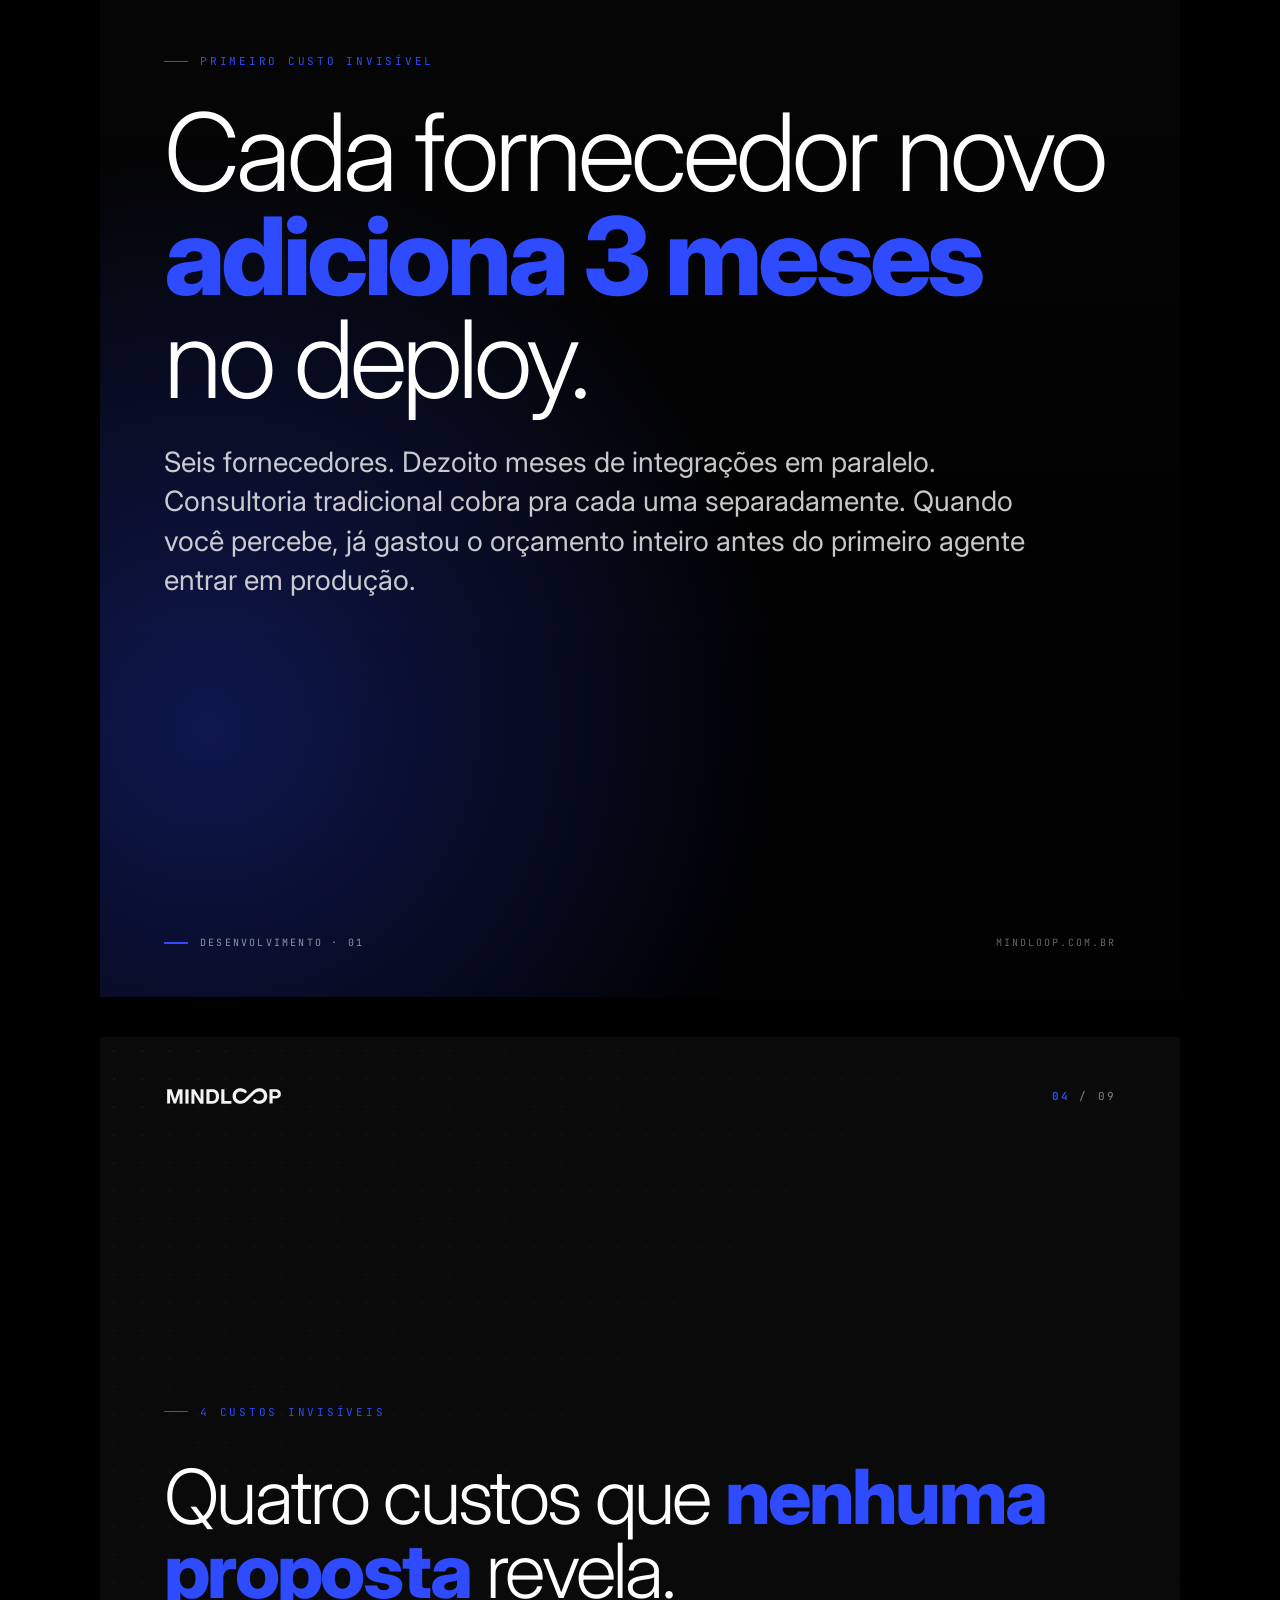
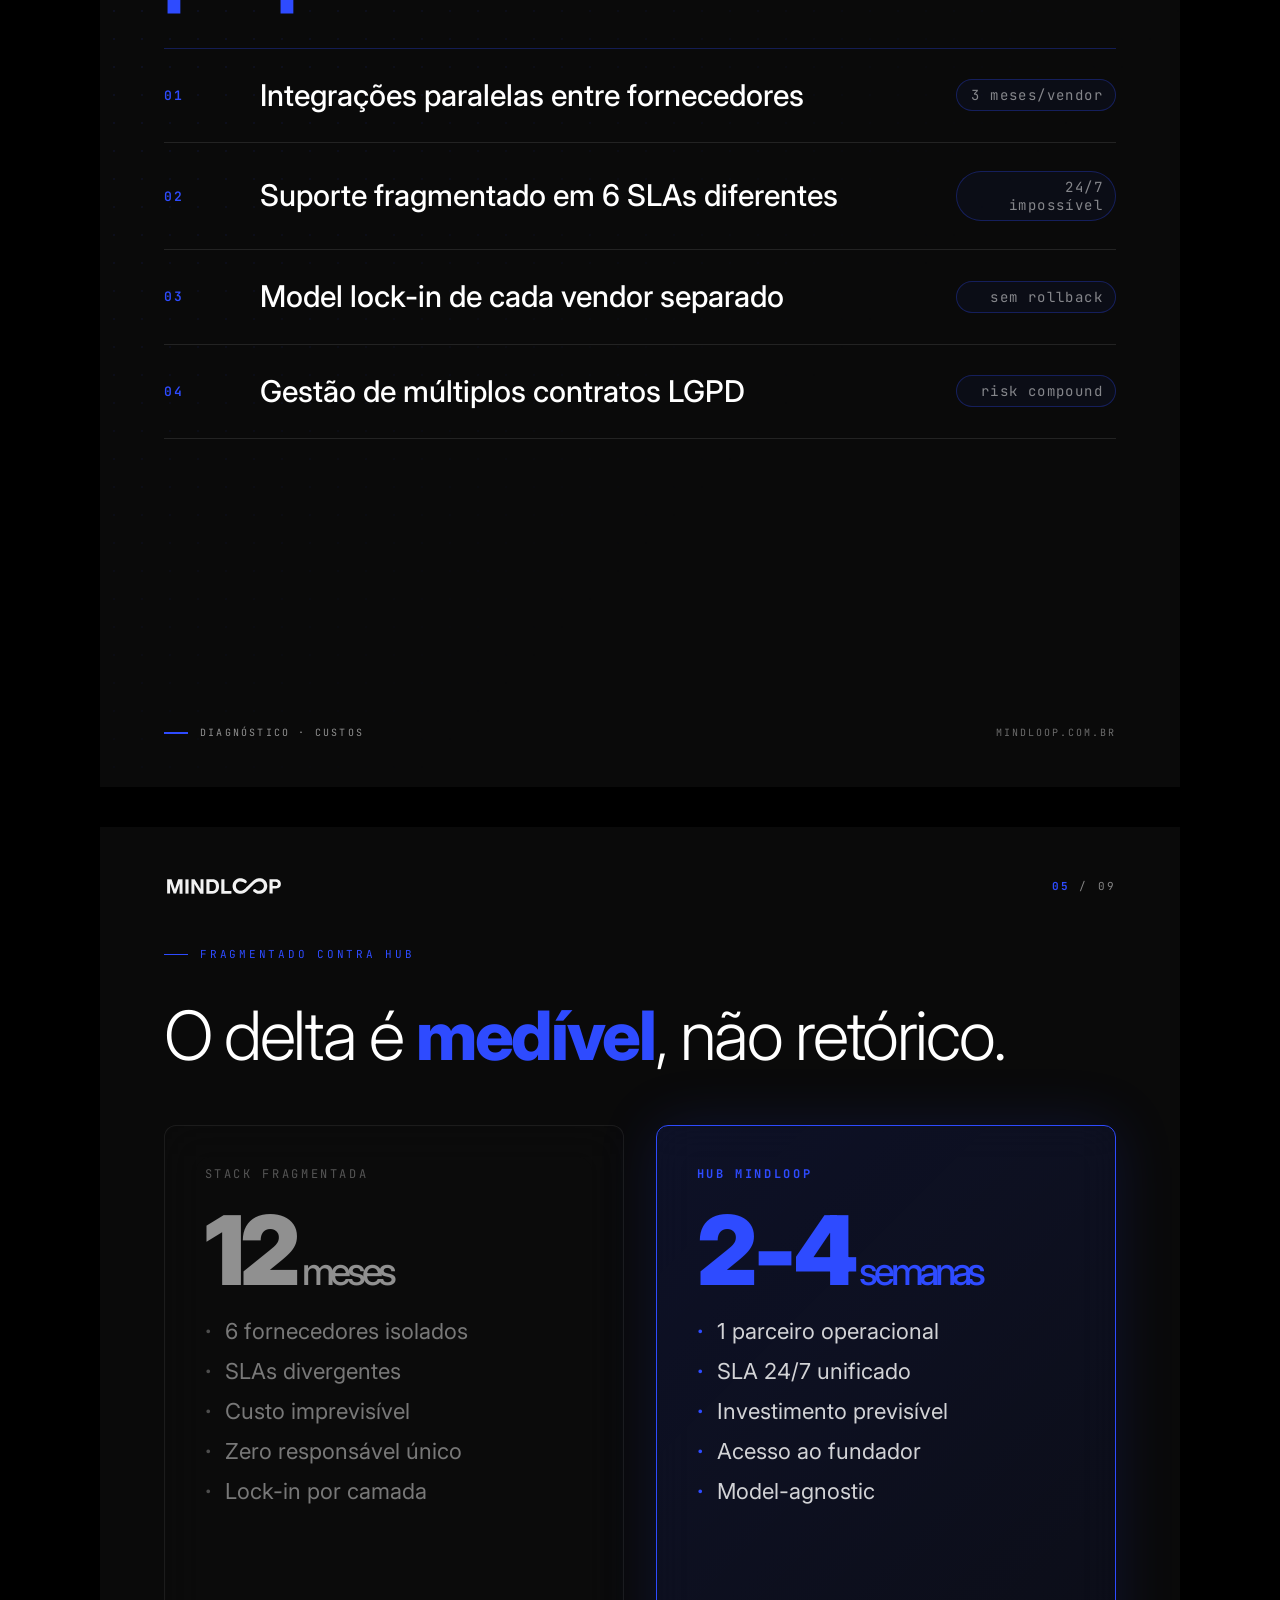
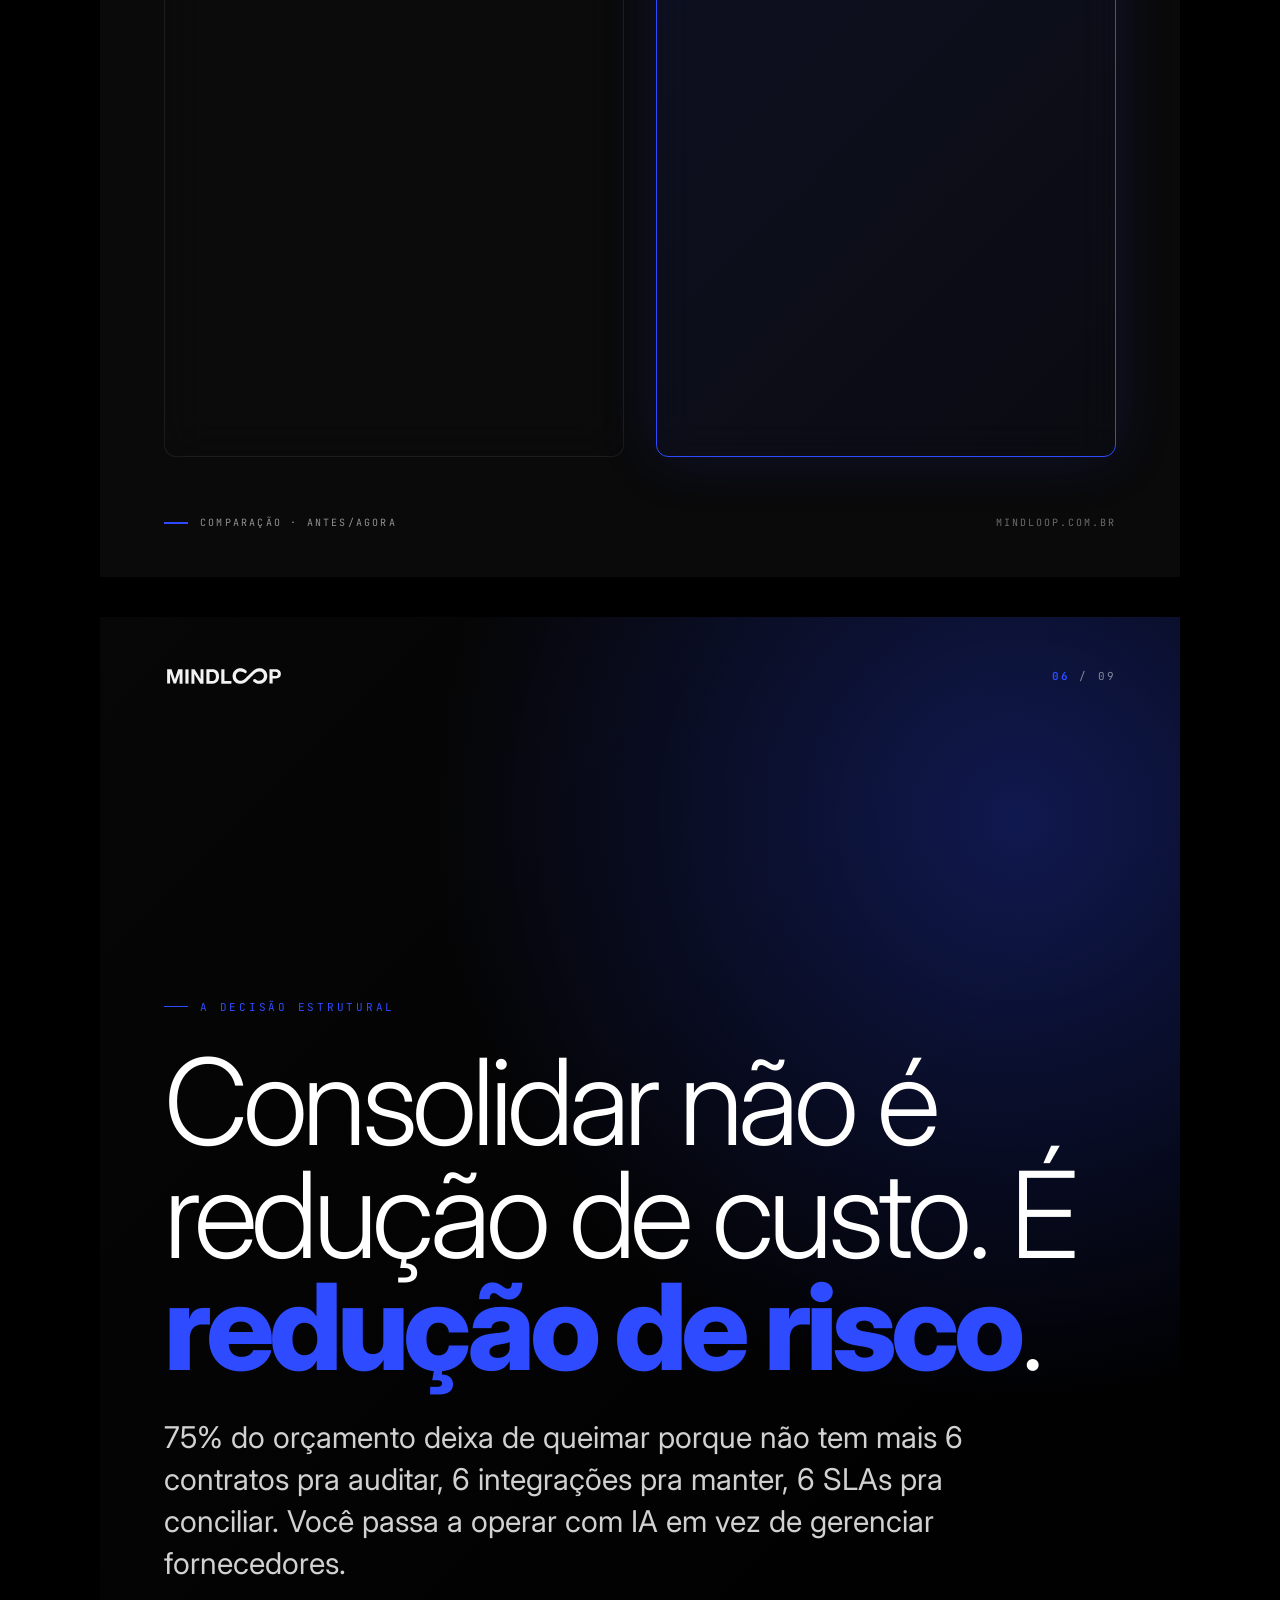
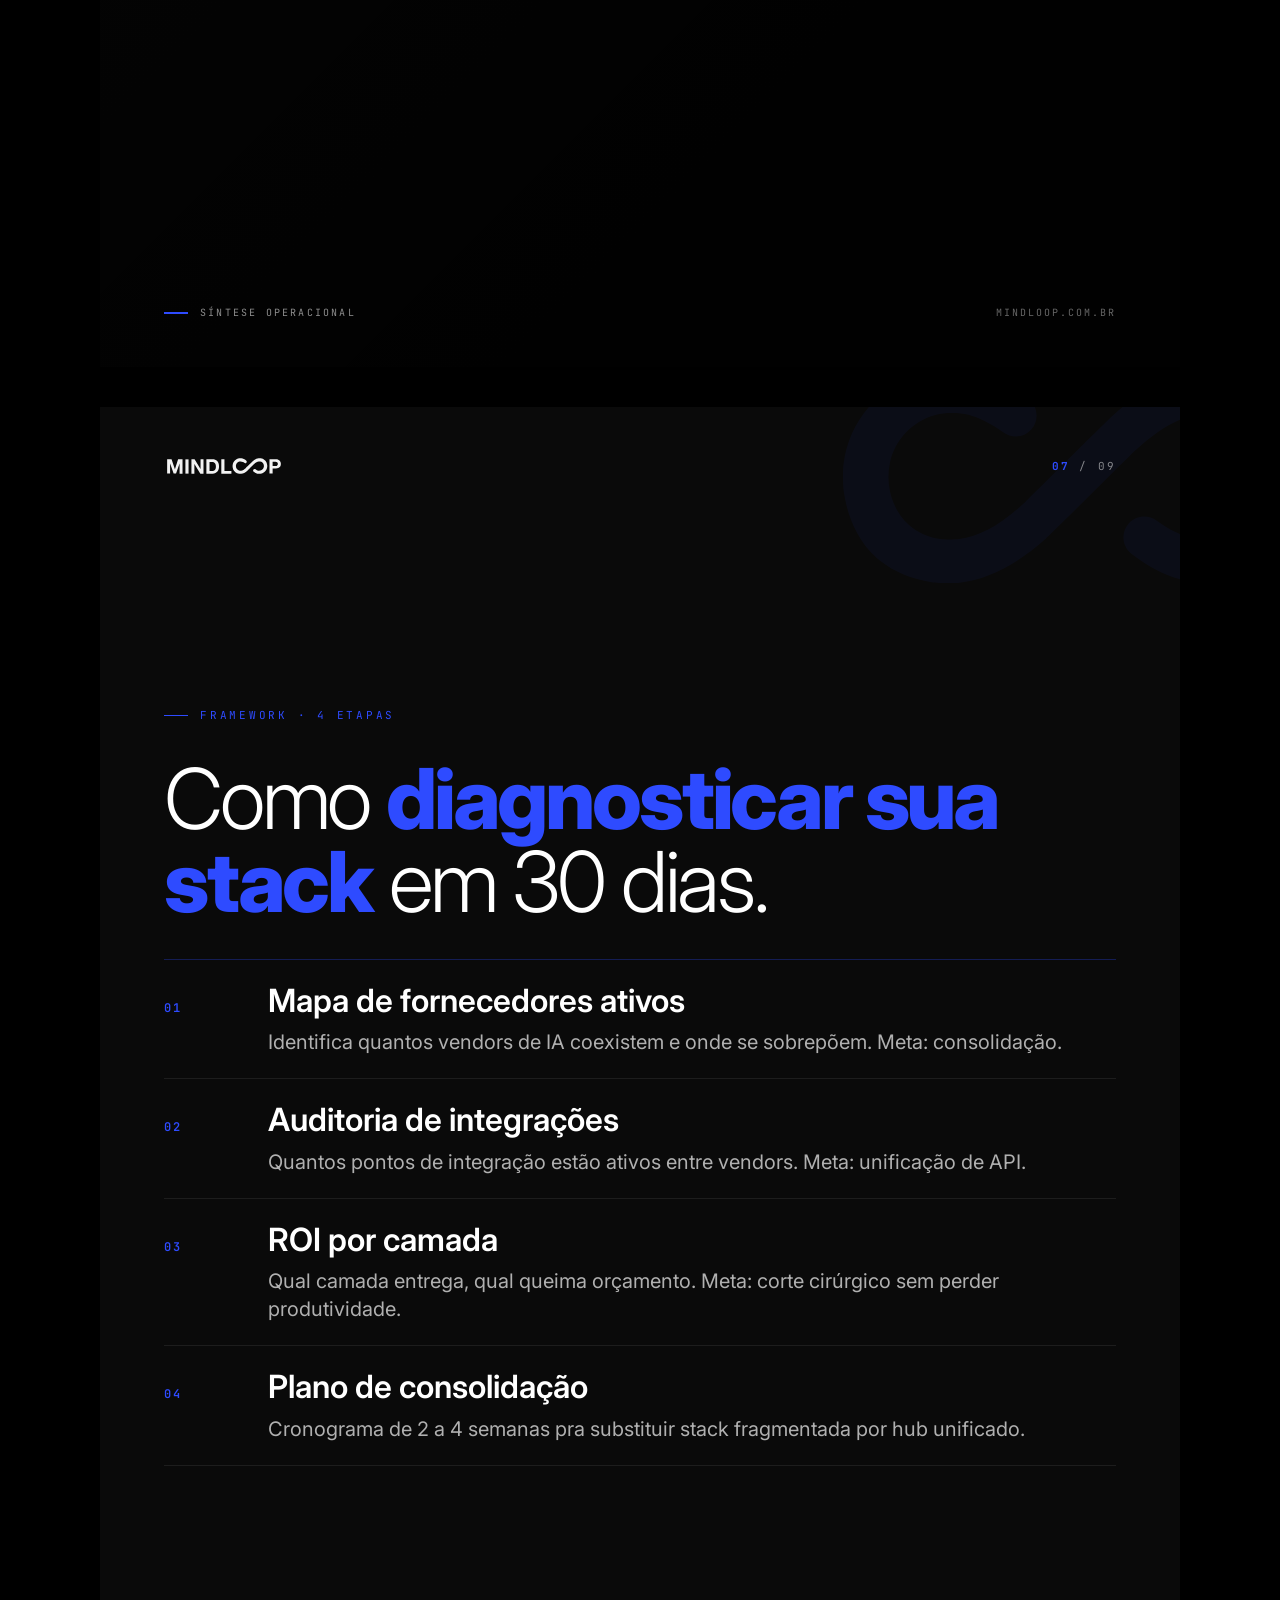
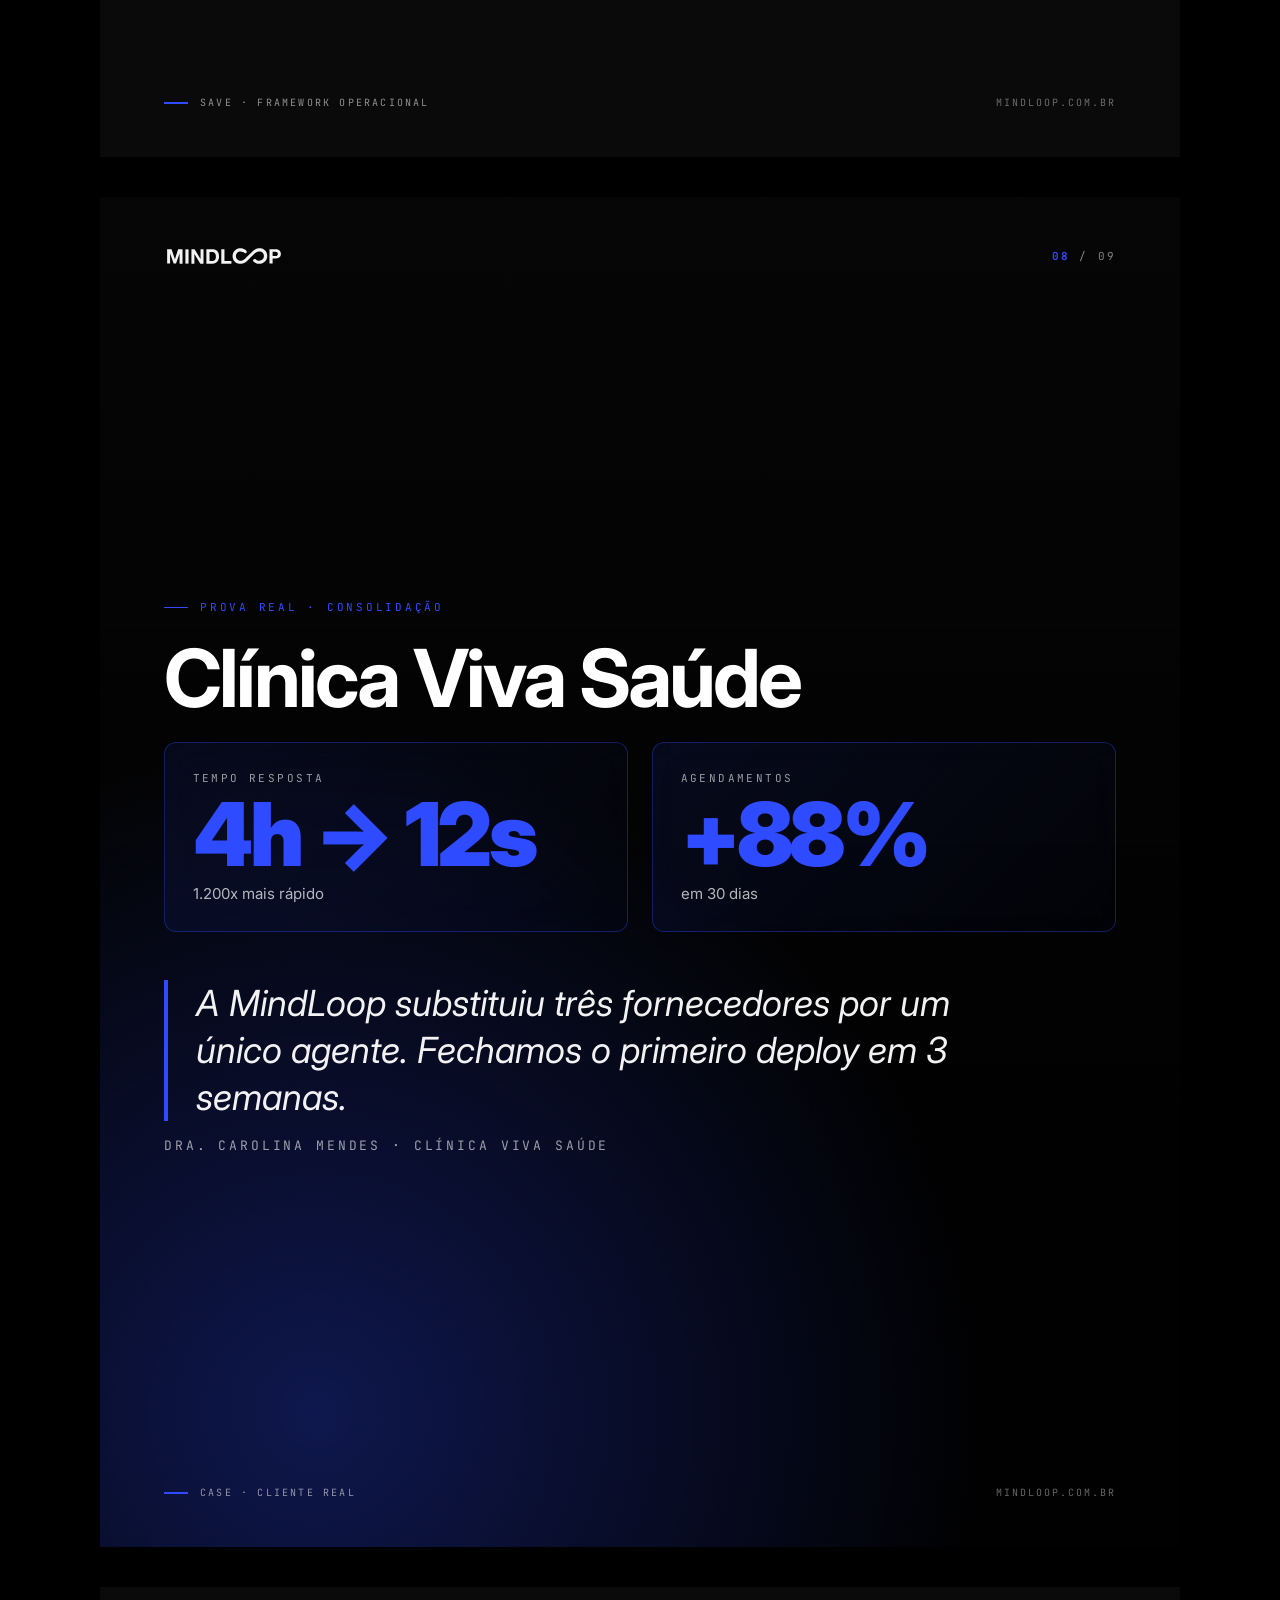
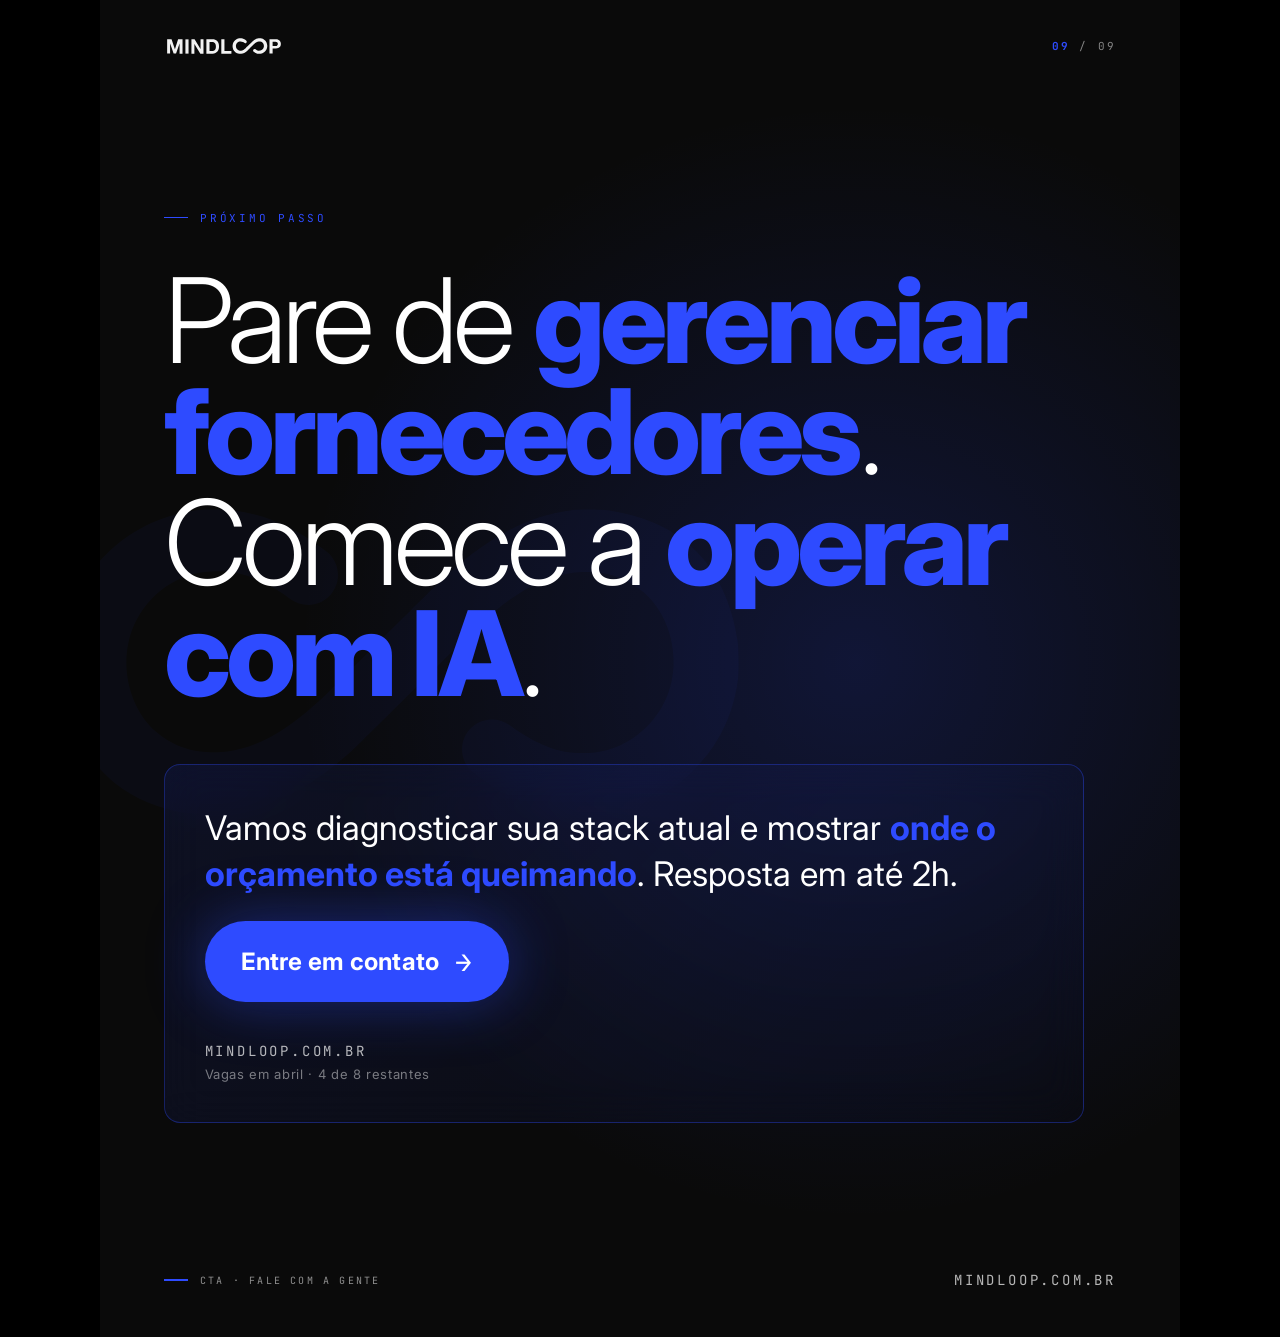
<file: mindloop/stack-fragmentada/index.html>
<!DOCTYPE html><html lang="pt-BR" data-astro-cid-ob3za6rf style="--BLUE: #2E4BFF;"> <head><meta charset="UTF-8"><meta name="viewport" content="width=1080"><title>MindLoop · Stack Fragmentada</title><link rel="preconnect" href="https://fonts.googleapis.com"><link rel="preconnect" href="https://fonts.gstatic.com" crossorigin><link href="https://fonts.googleapis.com/css2?family=Inter:wght@300;400;500;600;700;800;900&family=JetBrains+Mono:wght@400;500;700&display=swap" rel="stylesheet"><style>:root{--brand-black: #000000;--brand-dark: #0A0A0A;--brand-white: #FFFFFF;--brand-light: #F5F5F5;--surface-void: #000000;--surface-base: #0A0A0A;--surface-default: #111111;--surface-raised: #1A1A1A;--surface-overlay: #222222;--surface-hover: #2A2A2A;--surface-deep: #F5F5F5;--text-primary: #FFFFFF;--text-secondary: rgba(255, 255, 255, .72);--text-tertiary: rgba(255, 255, 255, .48);--text-muted: rgba(255, 255, 255, .32);--text-disabled: rgba(255, 255, 255, .18);--border-subtle: rgba(255, 255, 255, .06);--border-default: rgba(255, 255, 255, .12);--border-strong: rgba(255, 255, 255, .24);--border-hover: rgba(255, 255, 255, .32);--glass-tint: rgba(10, 10, 10, .7);--glass-border-color: rgba(255, 255, 255, .12);--brand-blue: #2E4BFF;--brand-blue-rgb: 46, 75, 255;--brand-blue-soft: rgba(46, 75, 255, .12);--brand-blue-glow: rgba(46, 75, 255, .3);--energy: 46, 75, 255;--color-success: #22C55E;--color-warning: #EAB308;--color-error: #EF4444}:root{--font-display: "Inter", "Helvetica Neue", Arial, system-ui, sans-serif;--font-body: "Inter", "Helvetica Neue", Arial, system-ui, sans-serif;--font-mono: "JetBrains Mono", "SF Mono", monospace}:root{--space-1: 4px;--space-2: 8px;--space-3: 12px;--space-4: 16px;--space-6: 24px;--space-8: 32px;--space-12: 48px;--space-16: 64px;--space-20: 80px;--space-24: 96px;--space-32: 128px}
.grain:after{content:"";position:absolute;inset:0;pointer-events:none;z-index:3;background-image:url("data:image/svg+xml;utf8,<svg xmlns='http://www.w3.org/2000/svg' width='220' height='220'><filter id='n'><feTurbulence type='fractalNoise' baseFrequency='0.9' numOctaves='2' stitchTiles='stitch'/><feColorMatrix values='0 0 0 0 0  0 0 0 0 0  0 0 0 0 0  0 0 0 .045 0'/></filter><rect width='100%' height='100%' filter='url(%23n)'/></svg>");mix-blend-mode:multiply;opacity:1}.grain-strong:after{opacity:1.4}.grain-soft:after{opacity:.6}.slide-bg-pattern{position:absolute;inset:0;pointer-events:none;z-index:0}.bg-lines-h{background-image:repeating-linear-gradient(to bottom,transparent 0px,transparent 39px,rgba(0,0,0,.05) 39px,rgba(0,0,0,.05) 40px)}.is-dark .bg-lines-h{background-image:repeating-linear-gradient(to bottom,transparent 0px,transparent 39px,rgba(255,255,255,.06) 39px,rgba(255,255,255,.06) 40px)}.bg-lines-v{background-image:repeating-linear-gradient(to right,transparent 0px,transparent 79px,rgba(0,0,0,.04) 79px,rgba(0,0,0,.04) 80px)}.bg-dot-grid{background-image:radial-gradient(circle,rgba(0,0,0,.12) 1px,transparent 1px);background-size:24px 24px}.is-dark .bg-dot-grid{background-image:radial-gradient(circle,rgba(255,255,255,.14) 1px,transparent 1px)}.bg-cross-grid{background-image:linear-gradient(to right,rgba(0,0,0,.08) 1px,transparent 1px),linear-gradient(to bottom,rgba(0,0,0,.08) 1px,transparent 1px);background-size:48px 48px;mask-image:repeating-linear-gradient(to right,black 0 6px,transparent 6px 42px),repeating-linear-gradient(to bottom,black 0 6px,transparent 6px 42px);mask-composite:intersect;-webkit-mask-composite:source-in}.bg-topo{background-image:url("data:image/svg+xml;utf8,<svg xmlns='http://www.w3.org/2000/svg' width='600' height='600' viewBox='0 0 600 600'><g fill='none' stroke='%23000' stroke-width='0.5' opacity='0.08'><ellipse cx='300' cy='300' rx='80' ry='60'/><ellipse cx='300' cy='300' rx='130' ry='100'/><ellipse cx='300' cy='300' rx='190' ry='150'/><ellipse cx='300' cy='300' rx='260' ry='210'/><ellipse cx='300' cy='300' rx='340' ry='280'/></g></svg>");background-size:900px 900px;background-position:center;background-repeat:no-repeat}.bg-halftone{background-image:radial-gradient(circle,rgba(0,0,0,.18) 1.5px,transparent 1.5px);background-size:16px 16px;mask-image:linear-gradient(135deg,black 0%,transparent 70%);-webkit-mask-image:linear-gradient(135deg,black 0%,transparent 70%)}.bg-hatch{background-image:repeating-linear-gradient(45deg,rgba(0,0,0,.04) 0px,rgba(0,0,0,.04) 1px,transparent 1px,transparent 8px),repeating-linear-gradient(-45deg,rgba(0,0,0,.04) 0px,rgba(0,0,0,.04) 1px,transparent 1px,transparent 8px)}.bg-vignette{background:radial-gradient(ellipse at center,transparent 40%,rgba(0,0,0,.08) 100%)}.is-dark .bg-vignette{background:radial-gradient(ellipse at center,transparent 40%,rgba(0,0,0,.6) 100%)}.bg-blueprint{background-image:linear-gradient(to right,rgba(0,0,0,.06) 1px,transparent 1px),linear-gradient(to bottom,rgba(0,0,0,.06) 1px,transparent 1px),linear-gradient(to right,rgba(0,0,0,.12) 1px,transparent 1px),linear-gradient(to bottom,rgba(0,0,0,.12) 1px,transparent 1px);background-size:20px 20px,20px 20px,100px 100px,100px 100px}.bg-scanline{background-image:repeating-linear-gradient(to bottom,transparent 0px,transparent 2px,rgba(0,0,0,.03) 2px,rgba(0,0,0,.03) 3px)}.mask-bottom-fade{mask-image:linear-gradient(to top,black 20%,transparent 90%);-webkit-mask-image:linear-gradient(to top,black 20%,transparent 90%)}.mask-top-fade{mask-image:linear-gradient(to bottom,black 20%,transparent 90%);-webkit-mask-image:linear-gradient(to bottom,black 20%,transparent 90%)}.mask-right-fade{mask-image:linear-gradient(to left,black 20%,transparent 90%);-webkit-mask-image:linear-gradient(to left,black 20%,transparent 90%)}.mask-radial-fade{mask-image:radial-gradient(ellipse at center,black 30%,transparent 80%);-webkit-mask-image:radial-gradient(ellipse at center,black 30%,transparent 80%)}
</style>
<link rel="stylesheet" href="/_astro/stack-fragmentada.Brac2DP_.css"></head> <body data-astro-cid-ob3za6rf style="--BLUE: #2E4BFF;"> <div class="meta" data-astro-cid-ob3za6rf style="--BLUE: #2E4BFF;"> <span data-astro-cid-ob3za6rf style="--BLUE: #2E4BFF;">MindLoop · Carrossel · Stack Fragmentada</span> <span data-astro-cid-ob3za6rf style="--BLUE: #2E4BFF;">9 slides · 1080×1350</span> </div> <!-- ══════════ SLIDE 01 · HERO ══════════ --> <section class="slide s1" data-astro-cid-ob3za6rf style="--BLUE: #2E4BFF;"> <div class="bg-img" style="background-image:url(https://images.unsplash.com/photo-1518770660439-4636190af475?w=1200&#38;q=85); --BLUE: #2E4BFF;" data-astro-cid-ob3za6rf></div> <div class="bg-grad" data-astro-cid-ob3za6rf style="--BLUE: #2E4BFF;"></div> <img src="/mindloop/logo-white.svg" class="logo-top" alt="MindLoop" data-astro-cid-ob3za6rf style="--BLUE: #2E4BFF;"> <div class="chrome-num" data-astro-cid-ob3za6rf style="--BLUE: #2E4BFF;"><span class="curr" data-astro-cid-ob3za6rf style="--BLUE: #2E4BFF;">01</span> / 09</div> <div class="content" data-astro-cid-ob3za6rf style="--BLUE: #2E4BFF;"> <span class="tag" data-astro-cid-ob3za6rf style="--BLUE: #2E4BFF;">Dor · Stack fragmentada</span> <div class="stat" data-astro-cid-ob3za6rf style="--BLUE: #2E4BFF;">75<sup data-astro-cid-ob3za6rf style="--BLUE: #2E4BFF;">%</sup></div> <h1 data-astro-cid-ob3za6rf style="--BLUE: #2E4BFF;">do seu orçamento de IA está <b data-astro-cid-ob3za6rf style="--BLUE: #2E4BFF;">queimando em stack fragmentada</b>.</h1> <p class="sub" data-astro-cid-ob3za6rf style="--BLUE: #2E4BFF;">E você nem percebe porque está distribuído em 6 fornecedores diferentes.</p> </div> <div class="chrome-bottom" data-astro-cid-ob3za6rf style="--BLUE: #2E4BFF;"> <div class="bar" data-astro-cid-ob3za6rf style="--BLUE: #2E4BFF;"><span class="tag" data-astro-cid-ob3za6rf style="--BLUE: #2E4BFF;">Diagnóstico operacional</span></div> <span class="url" data-astro-cid-ob3za6rf style="--BLUE: #2E4BFF;">mindloop.com.br</span> </div> </section> <!-- ══════════ SLIDE 02 · PONTE ══════════ --> <section class="slide s2" data-astro-cid-ob3za6rf style="--BLUE: #2E4BFF;"> <img src="/mindloop/symbol-blue.svg" class="bg-symbol" alt="" data-astro-cid-ob3za6rf style="--BLUE: #2E4BFF;"> <div class="bg-lines" data-astro-cid-ob3za6rf style="--BLUE: #2E4BFF;"></div> <img src="/mindloop/logo-white.svg" class="logo-top" alt="MindLoop" data-astro-cid-ob3za6rf style="--BLUE: #2E4BFF;"> <div class="chrome-num" data-astro-cid-ob3za6rf style="--BLUE: #2E4BFF;"><span class="curr" data-astro-cid-ob3za6rf style="--BLUE: #2E4BFF;">02</span> / 09</div> <span class="label" data-astro-cid-ob3za6rf style="--BLUE: #2E4BFF;">Tese deste diagnóstico</span> <h2 data-astro-cid-ob3za6rf style="--BLUE: #2E4BFF;">Mid-market não tem <b data-astro-cid-ob3za6rf style="--BLUE: #2E4BFF;">problema de IA.</b><br data-astro-cid-ob3za6rf style="--BLUE: #2E4BFF;">Tem problema de <b data-astro-cid-ob3za6rf style="--BLUE: #2E4BFF;">arquitetura</b>.</h2> <div class="outline" data-astro-cid-ob3za6rf style="--BLUE: #2E4BFF;"> <div class="it" data-astro-cid-ob3za6rf style="--BLUE: #2E4BFF;"><span class="n" data-astro-cid-ob3za6rf style="--BLUE: #2E4BFF;">01</span><span class="t" data-astro-cid-ob3za6rf style="--BLUE: #2E4BFF;">Por que a stack fragmentada queima 75% do orçamento</span></div> <div class="it" data-astro-cid-ob3za6rf style="--BLUE: #2E4BFF;"><span class="n" data-astro-cid-ob3za6rf style="--BLUE: #2E4BFF;">02</span><span class="t" data-astro-cid-ob3za6rf style="--BLUE: #2E4BFF;">Os 4 custos invisíveis que ninguém soma</span></div> <div class="it" data-astro-cid-ob3za6rf style="--BLUE: #2E4BFF;"><span class="n" data-astro-cid-ob3za6rf style="--BLUE: #2E4BFF;">03</span><span class="t" data-astro-cid-ob3za6rf style="--BLUE: #2E4BFF;">Consultoria tradicional contra hub integrado</span></div> <div class="it" data-astro-cid-ob3za6rf style="--BLUE: #2E4BFF;"><span class="n" data-astro-cid-ob3za6rf style="--BLUE: #2E4BFF;">04</span><span class="t" data-astro-cid-ob3za6rf style="--BLUE: #2E4BFF;">Framework MindLoop de consolidação</span></div> <div class="it" data-astro-cid-ob3za6rf style="--BLUE: #2E4BFF;"><span class="n" data-astro-cid-ob3za6rf style="--BLUE: #2E4BFF;">05</span><span class="t" data-astro-cid-ob3za6rf style="--BLUE: #2E4BFF;">Case Clínica Viva, 4h pra 12s com 1 agente</span></div> </div> <div class="chrome-bottom" data-astro-cid-ob3za6rf style="--BLUE: #2E4BFF;"> <div class="bar" data-astro-cid-ob3za6rf style="--BLUE: #2E4BFF;"><span class="tag" data-astro-cid-ob3za6rf style="--BLUE: #2E4BFF;">Ponte · 02/09</span></div> <span class="url" data-astro-cid-ob3za6rf style="--BLUE: #2E4BFF;">mindloop.com.br</span> </div> </section> <!-- ══════════ SLIDE 03 · DEV STAT ══════════ --> <section class="slide s3" data-astro-cid-ob3za6rf style="--BLUE: #2E4BFF;"> <div class="img" style="background-image:url(https://images.unsplash.com/photo-1558494949-ef010cbdcc31?w=1200&#38;q=85); --BLUE: #2E4BFF;" data-astro-cid-ob3za6rf></div> <div class="img-grad" data-astro-cid-ob3za6rf style="--BLUE: #2E4BFF;"></div> <img src="/mindloop/logo-white.svg" class="logo-top" alt="MindLoop" data-astro-cid-ob3za6rf style="--BLUE: #2E4BFF;"> <div class="chrome-num" data-astro-cid-ob3za6rf style="--BLUE: #2E4BFF;"><span class="curr" data-astro-cid-ob3za6rf style="--BLUE: #2E4BFF;">03</span> / 09</div> <div class="content" data-astro-cid-ob3za6rf style="--BLUE: #2E4BFF;"> <span class="kicker" data-astro-cid-ob3za6rf style="--BLUE: #2E4BFF;">Primeiro custo invisível</span> <h2 data-astro-cid-ob3za6rf style="--BLUE: #2E4BFF;">Cada fornecedor novo <b data-astro-cid-ob3za6rf style="--BLUE: #2E4BFF;">adiciona 3 meses</b> no deploy.</h2> <p class="body" data-astro-cid-ob3za6rf style="--BLUE: #2E4BFF;">Seis fornecedores. Dezoito meses de integrações em paralelo. Consultoria tradicional cobra pra cada uma separadamente. Quando você percebe, já gastou o orçamento inteiro antes do primeiro agente entrar em produção.</p> </div> <div class="chrome-bottom" data-astro-cid-ob3za6rf style="--BLUE: #2E4BFF;"> <div class="bar" data-astro-cid-ob3za6rf style="--BLUE: #2E4BFF;"><span class="tag" data-astro-cid-ob3za6rf style="--BLUE: #2E4BFF;">Desenvolvimento · 01</span></div> <span class="url" data-astro-cid-ob3za6rf style="--BLUE: #2E4BFF;">mindloop.com.br</span> </div> </section> <!-- ══════════ SLIDE 04 · LISTA ══════════ --> <section class="slide s4" data-astro-cid-ob3za6rf style="--BLUE: #2E4BFF;"> <div class="bg-dots" data-astro-cid-ob3za6rf style="--BLUE: #2E4BFF;"></div> <img src="/mindloop/logo-white.svg" class="logo-top" alt="MindLoop" data-astro-cid-ob3za6rf style="--BLUE: #2E4BFF;"> <div class="chrome-num" data-astro-cid-ob3za6rf style="--BLUE: #2E4BFF;"><span class="curr" data-astro-cid-ob3za6rf style="--BLUE: #2E4BFF;">04</span> / 09</div> <span class="label" data-astro-cid-ob3za6rf style="--BLUE: #2E4BFF;">4 custos invisíveis</span> <h2 data-astro-cid-ob3za6rf style="--BLUE: #2E4BFF;">Quatro custos que <b data-astro-cid-ob3za6rf style="--BLUE: #2E4BFF;">nenhuma proposta</b> revela.</h2> <div class="list" data-astro-cid-ob3za6rf style="--BLUE: #2E4BFF;"> <div class="row" data-astro-cid-ob3za6rf style="--BLUE: #2E4BFF;"> <span class="n" data-astro-cid-ob3za6rf style="--BLUE: #2E4BFF;">01</span> <span class="t" data-astro-cid-ob3za6rf style="--BLUE: #2E4BFF;">Integrações paralelas entre fornecedores</span> <span class="cost" data-astro-cid-ob3za6rf style="--BLUE: #2E4BFF;">3 meses/vendor</span> </div> <div class="row" data-astro-cid-ob3za6rf style="--BLUE: #2E4BFF;"> <span class="n" data-astro-cid-ob3za6rf style="--BLUE: #2E4BFF;">02</span> <span class="t" data-astro-cid-ob3za6rf style="--BLUE: #2E4BFF;">Suporte fragmentado em 6 SLAs diferentes</span> <span class="cost" data-astro-cid-ob3za6rf style="--BLUE: #2E4BFF;">24/7 impossível</span> </div> <div class="row" data-astro-cid-ob3za6rf style="--BLUE: #2E4BFF;"> <span class="n" data-astro-cid-ob3za6rf style="--BLUE: #2E4BFF;">03</span> <span class="t" data-astro-cid-ob3za6rf style="--BLUE: #2E4BFF;">Model lock-in de cada vendor separado</span> <span class="cost" data-astro-cid-ob3za6rf style="--BLUE: #2E4BFF;">sem rollback</span> </div> <div class="row" data-astro-cid-ob3za6rf style="--BLUE: #2E4BFF;"> <span class="n" data-astro-cid-ob3za6rf style="--BLUE: #2E4BFF;">04</span> <span class="t" data-astro-cid-ob3za6rf style="--BLUE: #2E4BFF;">Gestão de múltiplos contratos LGPD</span> <span class="cost" data-astro-cid-ob3za6rf style="--BLUE: #2E4BFF;">risk compound</span> </div> </div> <div class="chrome-bottom" data-astro-cid-ob3za6rf style="--BLUE: #2E4BFF;"> <div class="bar" data-astro-cid-ob3za6rf style="--BLUE: #2E4BFF;"><span class="tag" data-astro-cid-ob3za6rf style="--BLUE: #2E4BFF;">Diagnóstico · custos</span></div> <span class="url" data-astro-cid-ob3za6rf style="--BLUE: #2E4BFF;">mindloop.com.br</span> </div> </section> <!-- ══════════ SLIDE 05 · CONTRASTE ══════════ --> <section class="slide s5" data-astro-cid-ob3za6rf style="--BLUE: #2E4BFF;"> <img src="/mindloop/logo-white.svg" class="logo-top" alt="MindLoop" data-astro-cid-ob3za6rf style="--BLUE: #2E4BFF;"> <div class="chrome-num" data-astro-cid-ob3za6rf style="--BLUE: #2E4BFF;"><span class="curr" data-astro-cid-ob3za6rf style="--BLUE: #2E4BFF;">05</span> / 09</div> <span class="label" data-astro-cid-ob3za6rf style="--BLUE: #2E4BFF;">Fragmentado contra hub</span> <h2 data-astro-cid-ob3za6rf style="--BLUE: #2E4BFF;">O delta é <b data-astro-cid-ob3za6rf style="--BLUE: #2E4BFF;">medível</b>, não retórico.</h2> <div class="pair" data-astro-cid-ob3za6rf style="--BLUE: #2E4BFF;"> <div class="col dim" data-astro-cid-ob3za6rf style="--BLUE: #2E4BFF;"> <span class="h3" data-astro-cid-ob3za6rf style="--BLUE: #2E4BFF;">Stack fragmentada</span> <div class="big" data-astro-cid-ob3za6rf style="--BLUE: #2E4BFF;">12<span style="font-size:0.4em; font-weight: 500;; --BLUE: #2E4BFF;" data-astro-cid-ob3za6rf> meses</span></div> <ul data-astro-cid-ob3za6rf style="--BLUE: #2E4BFF;"> <li data-astro-cid-ob3za6rf style="--BLUE: #2E4BFF;">6 fornecedores isolados</li> <li data-astro-cid-ob3za6rf style="--BLUE: #2E4BFF;">SLAs divergentes</li> <li data-astro-cid-ob3za6rf style="--BLUE: #2E4BFF;">Custo imprevisível</li> <li data-astro-cid-ob3za6rf style="--BLUE: #2E4BFF;">Zero responsável único</li> <li data-astro-cid-ob3za6rf style="--BLUE: #2E4BFF;">Lock-in por camada</li> </ul> </div> <div class="col highlight" data-astro-cid-ob3za6rf style="--BLUE: #2E4BFF;"> <span class="h3" data-astro-cid-ob3za6rf style="--BLUE: #2E4BFF;">Hub MindLoop</span> <div class="big" data-astro-cid-ob3za6rf style="--BLUE: #2E4BFF;">2-4<span style="font-size:0.4em; font-weight: 500;; --BLUE: #2E4BFF;" data-astro-cid-ob3za6rf> semanas</span></div> <ul data-astro-cid-ob3za6rf style="--BLUE: #2E4BFF;"> <li data-astro-cid-ob3za6rf style="--BLUE: #2E4BFF;">1 parceiro operacional</li> <li data-astro-cid-ob3za6rf style="--BLUE: #2E4BFF;">SLA 24/7 unificado</li> <li data-astro-cid-ob3za6rf style="--BLUE: #2E4BFF;">Investimento previsível</li> <li data-astro-cid-ob3za6rf style="--BLUE: #2E4BFF;">Acesso ao fundador</li> <li data-astro-cid-ob3za6rf style="--BLUE: #2E4BFF;">Model-agnostic</li> </ul> </div> </div> <div class="chrome-bottom" data-astro-cid-ob3za6rf style="--BLUE: #2E4BFF;"> <div class="bar" data-astro-cid-ob3za6rf style="--BLUE: #2E4BFF;"><span class="tag" data-astro-cid-ob3za6rf style="--BLUE: #2E4BFF;">Comparação · antes/agora</span></div> <span class="url" data-astro-cid-ob3za6rf style="--BLUE: #2E4BFF;">mindloop.com.br</span> </div> </section> <!-- ══════════ SLIDE 06 · STATEMENT ══════════ --> <section class="slide s6" data-astro-cid-ob3za6rf style="--BLUE: #2E4BFF;"> <div class="img" style="background-image:url(https://images.unsplash.com/photo-1497366216548-37526070297c?w=1200&#38;q=85); --BLUE: #2E4BFF;" data-astro-cid-ob3za6rf></div> <div class="grad" data-astro-cid-ob3za6rf style="--BLUE: #2E4BFF;"></div> <img src="/mindloop/logo-white.svg" class="logo-top" alt="MindLoop" data-astro-cid-ob3za6rf style="--BLUE: #2E4BFF;"> <div class="chrome-num" data-astro-cid-ob3za6rf style="--BLUE: #2E4BFF;"><span class="curr" data-astro-cid-ob3za6rf style="--BLUE: #2E4BFF;">06</span> / 09</div> <div class="content" data-astro-cid-ob3za6rf style="--BLUE: #2E4BFF;"> <span class="kicker" data-astro-cid-ob3za6rf style="--BLUE: #2E4BFF;">A decisão estrutural</span> <h2 data-astro-cid-ob3za6rf style="--BLUE: #2E4BFF;">Consolidar não é redução de custo. É <b data-astro-cid-ob3za6rf style="--BLUE: #2E4BFF;">redução de risco</b>.</h2> <p class="body" data-astro-cid-ob3za6rf style="--BLUE: #2E4BFF;">75% do orçamento deixa de queimar porque não tem mais 6 contratos pra auditar, 6 integrações pra manter, 6 SLAs pra conciliar. Você passa a operar com IA em vez de gerenciar fornecedores.</p> </div> <div class="chrome-bottom" data-astro-cid-ob3za6rf style="--BLUE: #2E4BFF;"> <div class="bar" data-astro-cid-ob3za6rf style="--BLUE: #2E4BFF;"><span class="tag" data-astro-cid-ob3za6rf style="--BLUE: #2E4BFF;">Síntese operacional</span></div> <span class="url" data-astro-cid-ob3za6rf style="--BLUE: #2E4BFF;">mindloop.com.br</span> </div> </section> <!-- ══════════ SLIDE 07 · SAVE FRAMEWORK ══════════ --> <section class="slide s7" data-astro-cid-ob3za6rf style="--BLUE: #2E4BFF;"> <img src="/mindloop/symbol-blue.svg" class="bg-symbol" alt="" data-astro-cid-ob3za6rf style="--BLUE: #2E4BFF;"> <img src="/mindloop/logo-white.svg" class="logo-top" alt="MindLoop" data-astro-cid-ob3za6rf style="--BLUE: #2E4BFF;"> <div class="chrome-num" data-astro-cid-ob3za6rf style="--BLUE: #2E4BFF;"><span class="curr" data-astro-cid-ob3za6rf style="--BLUE: #2E4BFF;">07</span> / 09</div> <span class="label" data-astro-cid-ob3za6rf style="--BLUE: #2E4BFF;">Framework · 4 etapas</span> <h2 data-astro-cid-ob3za6rf style="--BLUE: #2E4BFF;">Como <b data-astro-cid-ob3za6rf style="--BLUE: #2E4BFF;">diagnosticar sua stack</b> em 30 dias.</h2> <div class="items" data-astro-cid-ob3za6rf style="--BLUE: #2E4BFF;"> <div class="item" data-astro-cid-ob3za6rf style="--BLUE: #2E4BFF;"> <span class="n" data-astro-cid-ob3za6rf style="--BLUE: #2E4BFF;">01</span> <div class="body" data-astro-cid-ob3za6rf style="--BLUE: #2E4BFF;"> <h4 data-astro-cid-ob3za6rf style="--BLUE: #2E4BFF;">Mapa de fornecedores ativos</h4> <p data-astro-cid-ob3za6rf style="--BLUE: #2E4BFF;">Identifica quantos vendors de IA coexistem e onde se sobrepõem. Meta: consolidação.</p> </div> </div> <div class="item" data-astro-cid-ob3za6rf style="--BLUE: #2E4BFF;"> <span class="n" data-astro-cid-ob3za6rf style="--BLUE: #2E4BFF;">02</span> <div class="body" data-astro-cid-ob3za6rf style="--BLUE: #2E4BFF;"> <h4 data-astro-cid-ob3za6rf style="--BLUE: #2E4BFF;">Auditoria de integrações</h4> <p data-astro-cid-ob3za6rf style="--BLUE: #2E4BFF;">Quantos pontos de integração estão ativos entre vendors. Meta: unificação de API.</p> </div> </div> <div class="item" data-astro-cid-ob3za6rf style="--BLUE: #2E4BFF;"> <span class="n" data-astro-cid-ob3za6rf style="--BLUE: #2E4BFF;">03</span> <div class="body" data-astro-cid-ob3za6rf style="--BLUE: #2E4BFF;"> <h4 data-astro-cid-ob3za6rf style="--BLUE: #2E4BFF;">ROI por camada</h4> <p data-astro-cid-ob3za6rf style="--BLUE: #2E4BFF;">Qual camada entrega, qual queima orçamento. Meta: corte cirúrgico sem perder produtividade.</p> </div> </div> <div class="item" data-astro-cid-ob3za6rf style="--BLUE: #2E4BFF;"> <span class="n" data-astro-cid-ob3za6rf style="--BLUE: #2E4BFF;">04</span> <div class="body" data-astro-cid-ob3za6rf style="--BLUE: #2E4BFF;"> <h4 data-astro-cid-ob3za6rf style="--BLUE: #2E4BFF;">Plano de consolidação</h4> <p data-astro-cid-ob3za6rf style="--BLUE: #2E4BFF;">Cronograma de 2 a 4 semanas pra substituir stack fragmentada por hub unificado.</p> </div> </div> </div> <div class="chrome-bottom" data-astro-cid-ob3za6rf style="--BLUE: #2E4BFF;"> <div class="bar" data-astro-cid-ob3za6rf style="--BLUE: #2E4BFF;"><span class="tag" data-astro-cid-ob3za6rf style="--BLUE: #2E4BFF;">Save · framework operacional</span></div> <span class="url" data-astro-cid-ob3za6rf style="--BLUE: #2E4BFF;">mindloop.com.br</span> </div> </section> <!-- ══════════ SLIDE 08 · CASE ══════════ --> <section class="slide s8" data-astro-cid-ob3za6rf style="--BLUE: #2E4BFF;"> <div class="img" style="background-image:url(https://images.unsplash.com/photo-1576091160399-112ba8d25d1d?w=1200&#38;q=85); --BLUE: #2E4BFF;" data-astro-cid-ob3za6rf></div> <div class="grad" data-astro-cid-ob3za6rf style="--BLUE: #2E4BFF;"></div> <img src="/mindloop/logo-white.svg" class="logo-top" alt="MindLoop" data-astro-cid-ob3za6rf style="--BLUE: #2E4BFF;"> <div class="chrome-num" data-astro-cid-ob3za6rf style="--BLUE: #2E4BFF;"><span class="curr" data-astro-cid-ob3za6rf style="--BLUE: #2E4BFF;">08</span> / 09</div> <div class="content" data-astro-cid-ob3za6rf style="--BLUE: #2E4BFF;"> <div class="top" data-astro-cid-ob3za6rf style="--BLUE: #2E4BFF;"> <span class="kicker" data-astro-cid-ob3za6rf style="--BLUE: #2E4BFF;">Prova real · consolidação</span> <span class="case-name" data-astro-cid-ob3za6rf style="--BLUE: #2E4BFF;">Clínica Viva Saúde</span> <div class="stats" data-astro-cid-ob3za6rf style="--BLUE: #2E4BFF;"> <div class="stat" data-astro-cid-ob3za6rf style="--BLUE: #2E4BFF;"> <span class="k" data-astro-cid-ob3za6rf style="--BLUE: #2E4BFF;">Tempo resposta</span> <span class="v" data-astro-cid-ob3za6rf style="--BLUE: #2E4BFF;">4h → 12s</span> <span class="d" data-astro-cid-ob3za6rf style="--BLUE: #2E4BFF;">1.200x mais rápido</span> </div> <div class="stat" data-astro-cid-ob3za6rf style="--BLUE: #2E4BFF;"> <span class="k" data-astro-cid-ob3za6rf style="--BLUE: #2E4BFF;">Agendamentos</span> <span class="v" data-astro-cid-ob3za6rf style="--BLUE: #2E4BFF;">+88%</span> <span class="d" data-astro-cid-ob3za6rf style="--BLUE: #2E4BFF;">em 30 dias</span> </div> </div> </div> <div class="bottom" data-astro-cid-ob3za6rf style="--BLUE: #2E4BFF;"> <p class="quote" data-astro-cid-ob3za6rf style="--BLUE: #2E4BFF;">A MindLoop substituiu três fornecedores por um único agente. Fechamos o primeiro deploy em 3 semanas.</p> <span class="attr" data-astro-cid-ob3za6rf style="--BLUE: #2E4BFF;">DRA. CAROLINA MENDES · CLÍNICA VIVA SAÚDE</span> </div> </div> <div class="chrome-bottom" data-astro-cid-ob3za6rf style="--BLUE: #2E4BFF;"> <div class="bar" data-astro-cid-ob3za6rf style="--BLUE: #2E4BFF;"><span class="tag" data-astro-cid-ob3za6rf style="--BLUE: #2E4BFF;">Case · cliente real</span></div> <span class="url" data-astro-cid-ob3za6rf style="--BLUE: #2E4BFF;">mindloop.com.br</span> </div> </section> <!-- ══════════ SLIDE 09 · CTA ══════════ --> <section class="slide s9" data-astro-cid-ob3za6rf style="--BLUE: #2E4BFF;"> <div class="bg-img" data-astro-cid-ob3za6rf style="--BLUE: #2E4BFF;"></div> <img src="/mindloop/symbol-blue.svg" class="bg-symbol" alt="" data-astro-cid-ob3za6rf style="--BLUE: #2E4BFF;"> <img src="/mindloop/logo-white.svg" class="logo-top" alt="MindLoop" data-astro-cid-ob3za6rf style="--BLUE: #2E4BFF;"> <div class="chrome-num" data-astro-cid-ob3za6rf style="--BLUE: #2E4BFF;"><span class="curr" data-astro-cid-ob3za6rf style="--BLUE: #2E4BFF;">09</span> / 09</div> <div class="content" data-astro-cid-ob3za6rf style="--BLUE: #2E4BFF;"> <span class="label" data-astro-cid-ob3za6rf style="--BLUE: #2E4BFF;">Próximo passo</span> <h2 data-astro-cid-ob3za6rf style="--BLUE: #2E4BFF;">Pare de <b data-astro-cid-ob3za6rf style="--BLUE: #2E4BFF;">gerenciar fornecedores</b>. Comece a <b data-astro-cid-ob3za6rf style="--BLUE: #2E4BFF;">operar com IA</b>.</h2> <div class="cta-block" data-astro-cid-ob3za6rf style="--BLUE: #2E4BFF;"> <p class="cta-phrase" data-astro-cid-ob3za6rf style="--BLUE: #2E4BFF;">Vamos diagnosticar sua stack atual e mostrar <b data-astro-cid-ob3za6rf style="--BLUE: #2E4BFF;">onde o orçamento está queimando</b>. Resposta em até 2h.</p> <a class="cta-button" data-astro-cid-ob3za6rf style="--BLUE: #2E4BFF;">Entre em contato</a> <div class="foot" data-astro-cid-ob3za6rf style="--BLUE: #2E4BFF;"> <span class="url" data-astro-cid-ob3za6rf style="--BLUE: #2E4BFF;">mindloop.com.br</span> <span class="mini" data-astro-cid-ob3za6rf style="--BLUE: #2E4BFF;">Vagas em abril · 4 de 8 restantes</span> </div> </div> </div> <div class="chrome-bottom" data-astro-cid-ob3za6rf style="--BLUE: #2E4BFF;"> <div class="bar" data-astro-cid-ob3za6rf style="--BLUE: #2E4BFF;"><span class="tag" data-astro-cid-ob3za6rf style="--BLUE: #2E4BFF;">CTA · fale com a gente</span></div> <span class="url" data-astro-cid-ob3za6rf style="--BLUE: #2E4BFF;">mindloop.com.br</span> </div> </section> </body></html>
</file>
<file: _astro/governanca-ia.CpMgpZOh.css>
[data-astro-cid-3h7g5eyv]{box-sizing:border-box;margin:0;padding:0}html,body{background:#000}body{font-family:Inter,Arial,sans-serif;padding:48px;display:flex;flex-direction:column;align-items:center;gap:40px;color:#fff;-webkit-font-smoothing:antialiased}.meta[data-astro-cid-3h7g5eyv]{max-width:1080px;width:100%;color:#888;font-family:JetBrains Mono,monospace;font-size:11px;letter-spacing:.15em;text-transform:uppercase;display:flex;justify-content:space-between;border-bottom:1px solid #222;padding-bottom:12px}.slide[data-astro-cid-3h7g5eyv]{width:1080px;height:1350px;background:#0a0a0a;color:#fff;position:relative;overflow:hidden;font-family:Inter,Arial,sans-serif}.slide[data-astro-cid-3h7g5eyv]:after{content:"";position:absolute;inset:0;pointer-events:none;z-index:10;background-image:url("data:image/svg+xml;utf8,<svg xmlns='http://www.w3.org/2000/svg' width='220' height='220'><filter id='n'><feTurbulence type='fractalNoise' baseFrequency='0.9' numOctaves='2' stitchTiles='stitch'/><feColorMatrix values='0 0 0 0 0  0 0 0 0 0  0 0 0 0 0  0 0 0 .05 0'/></filter><rect width='100%' height='100%' filter='url(%23n)'/></svg>");mix-blend-mode:screen;opacity:.8}.logo-top[data-astro-cid-3h7g5eyv]{position:absolute;top:48px;left:64px;height:22px;width:auto;z-index:5;opacity:.95}.logo-symbol[data-astro-cid-3h7g5eyv]{position:absolute;top:48px;left:64px;height:36px;width:auto;z-index:5}.chrome-num[data-astro-cid-3h7g5eyv]{position:absolute;top:52px;right:64px;font-family:JetBrains Mono,monospace;font-size:11px;letter-spacing:.2em;color:#ffffff80;z-index:5}.chrome-num[data-astro-cid-3h7g5eyv] .curr[data-astro-cid-3h7g5eyv]{color:#2e4bff;font-weight:700}.chrome-bottom[data-astro-cid-3h7g5eyv]{position:absolute;bottom:48px;left:64px;right:64px;display:flex;justify-content:space-between;align-items:center;z-index:5}.chrome-bottom[data-astro-cid-3h7g5eyv] .bar[data-astro-cid-3h7g5eyv]{display:flex;align-items:center;gap:12px}.chrome-bottom[data-astro-cid-3h7g5eyv] .bar[data-astro-cid-3h7g5eyv]:before{content:"";width:24px;height:2px;background:#2e4bff}.chrome-bottom[data-astro-cid-3h7g5eyv] .tag[data-astro-cid-3h7g5eyv]{font-family:JetBrains Mono,monospace;font-size:10px;letter-spacing:.22em;text-transform:uppercase;color:#ffffff8c}.chrome-bottom[data-astro-cid-3h7g5eyv] .url[data-astro-cid-3h7g5eyv]{font-family:JetBrains Mono,monospace;font-size:10px;letter-spacing:.2em;text-transform:uppercase;color:#fff6}.s1[data-astro-cid-3h7g5eyv]{background:#000}.s1[data-astro-cid-3h7g5eyv] .bg-img[data-astro-cid-3h7g5eyv]{position:absolute;inset:0;background-size:cover;background-position:center;opacity:.28;z-index:1;filter:grayscale(100%) contrast(1.3) hue-rotate(220deg)}.s1[data-astro-cid-3h7g5eyv] .bg-grad[data-astro-cid-3h7g5eyv]{position:absolute;inset:0;background:radial-gradient(circle at 80% 30%,rgba(46,75,255,.35) 0%,transparent 50%),linear-gradient(180deg,#0003,#000000e6 90%);z-index:2}.s1[data-astro-cid-3h7g5eyv] .content[data-astro-cid-3h7g5eyv]{position:absolute;inset:0;padding:140px 64px 130px;display:flex;flex-direction:column;justify-content:center;gap:12px;z-index:3}.s1[data-astro-cid-3h7g5eyv] .tag[data-astro-cid-3h7g5eyv]{align-self:flex-start;padding:6px 14px;border:1px solid #2E4BFF;border-radius:999px;font-family:JetBrains Mono,monospace;font-size:11px;letter-spacing:.22em;text-transform:uppercase;color:#2e4bff;margin-bottom:32px;background:#2e4bff14}.s1[data-astro-cid-3h7g5eyv] .stat[data-astro-cid-3h7g5eyv]{font-family:Inter,sans-serif;font-size:320px;font-weight:900;letter-spacing:-.065em;line-height:.82;color:#2e4bff;margin-bottom:24px;text-shadow:0 0 80px rgba(46,75,255,.4)}.s1[data-astro-cid-3h7g5eyv] .stat[data-astro-cid-3h7g5eyv] sup[data-astro-cid-3h7g5eyv]{font-size:.3em;font-weight:400;vertical-align:top;letter-spacing:-.02em;color:#fff;opacity:.8}.s1[data-astro-cid-3h7g5eyv] h1[data-astro-cid-3h7g5eyv]{font-size:92px;font-weight:300;letter-spacing:-.038em;line-height:.98;max-width:960px;color:#fff;margin-bottom:28px}.s1[data-astro-cid-3h7g5eyv] h1[data-astro-cid-3h7g5eyv] b[data-astro-cid-3h7g5eyv]{font-weight:800;color:#fff}.s1[data-astro-cid-3h7g5eyv] .sub[data-astro-cid-3h7g5eyv]{font-size:30px;font-weight:400;line-height:1.35;color:#ffffffc7;max-width:840px}.s2[data-astro-cid-3h7g5eyv]{padding:140px 64px 120px;display:flex;flex-direction:column;justify-content:center;gap:40px}.s2[data-astro-cid-3h7g5eyv] .bg-symbol[data-astro-cid-3h7g5eyv]{position:absolute;right:-120px;bottom:-100px;width:700px;opacity:.06;z-index:1}.s2[data-astro-cid-3h7g5eyv] .bg-lines[data-astro-cid-3h7g5eyv]{position:absolute;inset:0;z-index:0;background-image:repeating-linear-gradient(to bottom,transparent 0px,transparent 59px,rgba(46,75,255,.06) 59px,rgba(46,75,255,.06) 60px);mask-image:linear-gradient(to bottom,transparent 0%,black 40%,black 100%)}.s2[data-astro-cid-3h7g5eyv] .label[data-astro-cid-3h7g5eyv]{font-family:JetBrains Mono,monospace;font-size:11px;letter-spacing:.25em;text-transform:uppercase;color:#2e4bff;position:relative;z-index:3;display:inline-flex;align-items:center;gap:12px}.s2[data-astro-cid-3h7g5eyv] .label[data-astro-cid-3h7g5eyv]:before{content:"";width:24px;height:1px;background:#2e4bff}.s2[data-astro-cid-3h7g5eyv] h2[data-astro-cid-3h7g5eyv]{font-size:96px;font-weight:300;letter-spacing:-.04em;line-height:.96;max-width:920px;position:relative;z-index:3}.s2[data-astro-cid-3h7g5eyv] h2[data-astro-cid-3h7g5eyv] b[data-astro-cid-3h7g5eyv]{font-weight:800;color:#2e4bff}.s2[data-astro-cid-3h7g5eyv] .outline[data-astro-cid-3h7g5eyv]{display:flex;flex-direction:column;margin-top:24px;z-index:3;position:relative}.s2[data-astro-cid-3h7g5eyv] .outline[data-astro-cid-3h7g5eyv] .it[data-astro-cid-3h7g5eyv]{display:grid;grid-template-columns:72px 1fr;padding:18px 0;border-bottom:1px solid rgba(255,255,255,.08);align-items:baseline}.s2[data-astro-cid-3h7g5eyv] .outline[data-astro-cid-3h7g5eyv] .n[data-astro-cid-3h7g5eyv]{font-family:JetBrains Mono,monospace;font-size:12px;letter-spacing:.2em;color:#2e4bff;font-weight:500}.s2[data-astro-cid-3h7g5eyv] .outline[data-astro-cid-3h7g5eyv] .t[data-astro-cid-3h7g5eyv]{font-size:28px;font-weight:500;color:#fff;line-height:1.3}.s3[data-astro-cid-3h7g5eyv] .img[data-astro-cid-3h7g5eyv]{position:absolute;inset:0;background-size:cover;background-position:center;opacity:.38;z-index:1;filter:grayscale(100%) contrast(1.15)}.s3[data-astro-cid-3h7g5eyv] .img-grad[data-astro-cid-3h7g5eyv]{position:absolute;inset:0;background:radial-gradient(circle at 10% 80%,rgba(46,75,255,.3) 0%,transparent 40%),linear-gradient(180deg,#00000040,#000000f2 85%);z-index:2}.s3[data-astro-cid-3h7g5eyv] .content[data-astro-cid-3h7g5eyv]{position:absolute;inset:0;padding:140px 64px 130px;display:flex;flex-direction:column;justify-content:center;z-index:3;gap:32px}.s3[data-astro-cid-3h7g5eyv] .kicker[data-astro-cid-3h7g5eyv]{font-family:JetBrains Mono,monospace;font-size:11px;letter-spacing:.25em;text-transform:uppercase;color:#2e4bff;display:inline-flex;align-items:center;gap:12px}.s3[data-astro-cid-3h7g5eyv] .kicker[data-astro-cid-3h7g5eyv]:before{content:"";width:24px;height:1px;background:#2e4bff}.s3[data-astro-cid-3h7g5eyv] h2[data-astro-cid-3h7g5eyv]{font-size:108px;font-weight:300;letter-spacing:-.038em;line-height:.96;max-width:940px}.s3[data-astro-cid-3h7g5eyv] h2[data-astro-cid-3h7g5eyv] b[data-astro-cid-3h7g5eyv]{font-weight:800;color:#2e4bff}.s3[data-astro-cid-3h7g5eyv] .body[data-astro-cid-3h7g5eyv]{font-size:28px;line-height:1.4;color:#ffffffc7;max-width:880px}.s4[data-astro-cid-3h7g5eyv]{padding:140px 64px 120px;display:flex;flex-direction:column;justify-content:center;gap:40px}.s4[data-astro-cid-3h7g5eyv] .bg-dots[data-astro-cid-3h7g5eyv]{position:absolute;inset:0;z-index:0;background-image:radial-gradient(circle,rgba(46,75,255,.14) 1.2px,transparent 1.2px);background-size:28px 28px;mask-image:linear-gradient(135deg,black 0%,transparent 70%)}.s4[data-astro-cid-3h7g5eyv] .label[data-astro-cid-3h7g5eyv]{font-family:JetBrains Mono,monospace;font-size:11px;letter-spacing:.25em;text-transform:uppercase;color:#2e4bff;position:relative;z-index:3;display:inline-flex;align-items:center;gap:12px}.s4[data-astro-cid-3h7g5eyv] .label[data-astro-cid-3h7g5eyv]:before{content:"";width:24px;height:1px;background:#2e4bff}.s4[data-astro-cid-3h7g5eyv] h2[data-astro-cid-3h7g5eyv]{font-size:76px;font-weight:300;letter-spacing:-.035em;line-height:.98;max-width:920px;position:relative;z-index:3}.s4[data-astro-cid-3h7g5eyv] h2[data-astro-cid-3h7g5eyv] b[data-astro-cid-3h7g5eyv]{font-weight:800;color:#2e4bff}.s4[data-astro-cid-3h7g5eyv] .list[data-astro-cid-3h7g5eyv]{display:flex;flex-direction:column;position:relative;z-index:3}.s4[data-astro-cid-3h7g5eyv] .row[data-astro-cid-3h7g5eyv]{display:grid;grid-template-columns:72px 1fr 160px;gap:24px;padding:28px 0;border-bottom:1px solid rgba(255,255,255,.1);align-items:center}.s4[data-astro-cid-3h7g5eyv] .row[data-astro-cid-3h7g5eyv]:first-child{border-top:1px solid rgba(46,75,255,.3)}.s4[data-astro-cid-3h7g5eyv] .row[data-astro-cid-3h7g5eyv] .n[data-astro-cid-3h7g5eyv]{font-family:JetBrains Mono,monospace;font-size:13px;letter-spacing:.18em;color:#2e4bff;font-weight:600}.s4[data-astro-cid-3h7g5eyv] .row[data-astro-cid-3h7g5eyv] .t[data-astro-cid-3h7g5eyv]{font-size:30px;font-weight:500;color:#fff;line-height:1.25}.s4[data-astro-cid-3h7g5eyv] .row[data-astro-cid-3h7g5eyv] .cost[data-astro-cid-3h7g5eyv]{font-family:JetBrains Mono,monospace;font-size:14px;color:#ffffff80;text-align:right;letter-spacing:.1em;padding:6px 12px;border:1px solid rgba(46,75,255,.3);border-radius:999px;background:#2e4bff0d}.s5[data-astro-cid-3h7g5eyv]{padding:120px 64px;display:flex;flex-direction:column;gap:40px}.s5[data-astro-cid-3h7g5eyv] .label[data-astro-cid-3h7g5eyv]{font-family:JetBrains Mono,monospace;font-size:11px;letter-spacing:.25em;text-transform:uppercase;color:#2e4bff;display:inline-flex;align-items:center;gap:12px}.s5[data-astro-cid-3h7g5eyv] .label[data-astro-cid-3h7g5eyv]:before{content:"";width:24px;height:1px;background:#2e4bff}.s5[data-astro-cid-3h7g5eyv] h2[data-astro-cid-3h7g5eyv]{font-size:68px;font-weight:300;letter-spacing:-.035em;line-height:1;max-width:920px}.s5[data-astro-cid-3h7g5eyv] h2[data-astro-cid-3h7g5eyv] b[data-astro-cid-3h7g5eyv]{font-weight:800;color:#2e4bff}.s5[data-astro-cid-3h7g5eyv] .pair[data-astro-cid-3h7g5eyv]{display:grid;grid-template-columns:1fr 1fr;gap:32px;margin-top:16px;flex:1}.s5[data-astro-cid-3h7g5eyv] .col[data-astro-cid-3h7g5eyv]{border:1px solid rgba(255,255,255,.12);border-radius:12px;padding:40px;display:flex;flex-direction:column;gap:24px;background:#ffffff05;backdrop-filter:blur(20px)}.s5[data-astro-cid-3h7g5eyv] .col[data-astro-cid-3h7g5eyv].highlight{border:1px solid #2E4BFF;background:linear-gradient(135deg,#2e4bff1f,#2e4bff08);box-shadow:0 0 60px #2e4bff26}.s5[data-astro-cid-3h7g5eyv] .col[data-astro-cid-3h7g5eyv].dim{opacity:.55}.s5[data-astro-cid-3h7g5eyv] .col[data-astro-cid-3h7g5eyv] .h3[data-astro-cid-3h7g5eyv]{font-family:JetBrains Mono,monospace;font-size:12px;letter-spacing:.22em;text-transform:uppercase;color:#ffffff8c}.s5[data-astro-cid-3h7g5eyv] .col[data-astro-cid-3h7g5eyv].highlight .h3[data-astro-cid-3h7g5eyv]{color:#2e4bff;font-weight:700}.s5[data-astro-cid-3h7g5eyv] .col[data-astro-cid-3h7g5eyv] .big[data-astro-cid-3h7g5eyv]{font-size:96px;font-weight:900;letter-spacing:-.045em;line-height:.92;color:#fff}.s5[data-astro-cid-3h7g5eyv] .col[data-astro-cid-3h7g5eyv].highlight .big[data-astro-cid-3h7g5eyv]{color:#2e4bff}.s5[data-astro-cid-3h7g5eyv] .col[data-astro-cid-3h7g5eyv] ul[data-astro-cid-3h7g5eyv]{list-style:none;display:flex;flex-direction:column;gap:14px}.s5[data-astro-cid-3h7g5eyv] .col[data-astro-cid-3h7g5eyv] li[data-astro-cid-3h7g5eyv]{font-size:22px;font-weight:400;color:#ffffffd1;padding-left:20px;position:relative}.s5[data-astro-cid-3h7g5eyv] .col[data-astro-cid-3h7g5eyv] li[data-astro-cid-3h7g5eyv]:before{content:"·";position:absolute;left:0;color:#ffffff80;font-weight:700;font-size:22px;line-height:1;top:2px}.s5[data-astro-cid-3h7g5eyv] .col[data-astro-cid-3h7g5eyv].highlight li[data-astro-cid-3h7g5eyv]:before{color:#2e4bff}.s6[data-astro-cid-3h7g5eyv] .img[data-astro-cid-3h7g5eyv]{position:absolute;inset:0;background-size:cover;background-position:center;opacity:.45;filter:grayscale(100%) contrast(1.2) brightness(.8);z-index:1}.s6[data-astro-cid-3h7g5eyv] .grad[data-astro-cid-3h7g5eyv]{position:absolute;inset:0;background:radial-gradient(circle at 85% 15%,rgba(46,75,255,.3) 0%,transparent 40%),linear-gradient(135deg,#00000059,#000000eb 75%);z-index:2}.s6[data-astro-cid-3h7g5eyv] .content[data-astro-cid-3h7g5eyv]{position:absolute;inset:0;padding:140px 64px;display:flex;flex-direction:column;justify-content:center;gap:32px;z-index:3}.s6[data-astro-cid-3h7g5eyv] .kicker[data-astro-cid-3h7g5eyv]{font-family:JetBrains Mono,monospace;font-size:11px;letter-spacing:.25em;text-transform:uppercase;color:#2e4bff;display:inline-flex;align-items:center;gap:12px}.s6[data-astro-cid-3h7g5eyv] .kicker[data-astro-cid-3h7g5eyv]:before{content:"";width:24px;height:1px;background:#2e4bff}.s6[data-astro-cid-3h7g5eyv] h2[data-astro-cid-3h7g5eyv]{font-size:120px;font-weight:300;letter-spacing:-.045em;line-height:.94;max-width:960px}.s6[data-astro-cid-3h7g5eyv] h2[data-astro-cid-3h7g5eyv] b[data-astro-cid-3h7g5eyv]{font-weight:800;color:#2e4bff}.s6[data-astro-cid-3h7g5eyv] .body[data-astro-cid-3h7g5eyv]{font-size:30px;line-height:1.4;color:#ffffffd1;max-width:880px}.s7[data-astro-cid-3h7g5eyv]{padding:140px 64px 130px;display:flex;flex-direction:column;justify-content:center;gap:36px}.s7[data-astro-cid-3h7g5eyv] .bg-symbol[data-astro-cid-3h7g5eyv]{position:absolute;right:-180px;top:-80px;width:560px;opacity:.05;z-index:0}.s7[data-astro-cid-3h7g5eyv] .label[data-astro-cid-3h7g5eyv]{font-family:JetBrains Mono,monospace;font-size:11px;letter-spacing:.25em;text-transform:uppercase;color:#2e4bff;position:relative;z-index:2;display:inline-flex;align-items:center;gap:12px}.s7[data-astro-cid-3h7g5eyv] .label[data-astro-cid-3h7g5eyv]:before{content:"";width:24px;height:1px;background:#2e4bff}.s7[data-astro-cid-3h7g5eyv] h2[data-astro-cid-3h7g5eyv]{font-size:84px;font-weight:300;letter-spacing:-.038em;line-height:.98;max-width:940px;position:relative;z-index:2}.s7[data-astro-cid-3h7g5eyv] h2[data-astro-cid-3h7g5eyv] b[data-astro-cid-3h7g5eyv]{font-weight:800;color:#2e4bff}.s7[data-astro-cid-3h7g5eyv] .items[data-astro-cid-3h7g5eyv]{display:flex;flex-direction:column;position:relative;z-index:2}.s7[data-astro-cid-3h7g5eyv] .item[data-astro-cid-3h7g5eyv]{display:grid;grid-template-columns:72px 1fr;gap:32px;padding:22px 0;border-bottom:1px solid rgba(255,255,255,.08);align-items:baseline}.s7[data-astro-cid-3h7g5eyv] .item[data-astro-cid-3h7g5eyv]:first-child{border-top:1px solid rgba(46,75,255,.3)}.s7[data-astro-cid-3h7g5eyv] .item[data-astro-cid-3h7g5eyv] .n[data-astro-cid-3h7g5eyv]{font-family:JetBrains Mono,monospace;font-size:12px;letter-spacing:.18em;color:#2e4bff;font-weight:600}.s7[data-astro-cid-3h7g5eyv] .item[data-astro-cid-3h7g5eyv] .body[data-astro-cid-3h7g5eyv] h4[data-astro-cid-3h7g5eyv]{font-size:32px;font-weight:600;color:#fff;line-height:1.2;margin-bottom:8px}.s7[data-astro-cid-3h7g5eyv] .item[data-astro-cid-3h7g5eyv] .body[data-astro-cid-3h7g5eyv] p[data-astro-cid-3h7g5eyv]{font-size:20px;line-height:1.4;color:#ffffffad}.s8[data-astro-cid-3h7g5eyv] .img[data-astro-cid-3h7g5eyv]{position:absolute;inset:0;background-size:cover;background-position:center;opacity:.32;filter:grayscale(100%) contrast(1.15);z-index:1}.s8[data-astro-cid-3h7g5eyv] .grad[data-astro-cid-3h7g5eyv]{position:absolute;inset:0;background:radial-gradient(circle at 20% 90%,rgba(46,75,255,.3) 0%,transparent 45%),linear-gradient(180deg,#00000073,#000000f2 80%);z-index:2}.s8[data-astro-cid-3h7g5eyv] .content[data-astro-cid-3h7g5eyv]{position:absolute;inset:0;padding:140px 64px 130px;display:flex;flex-direction:column;justify-content:center;gap:48px;z-index:3}.s8[data-astro-cid-3h7g5eyv] .top[data-astro-cid-3h7g5eyv]{display:flex;flex-direction:column;gap:24px}.s8[data-astro-cid-3h7g5eyv] .kicker[data-astro-cid-3h7g5eyv]{font-family:JetBrains Mono,monospace;font-size:11px;letter-spacing:.25em;text-transform:uppercase;color:#2e4bff;display:inline-flex;align-items:center;gap:12px}.s8[data-astro-cid-3h7g5eyv] .kicker[data-astro-cid-3h7g5eyv]:before{content:"";width:24px;height:1px;background:#2e4bff}.s8[data-astro-cid-3h7g5eyv] .case-name[data-astro-cid-3h7g5eyv]{font-size:80px;font-weight:700;letter-spacing:-.035em;color:#fff;line-height:1}.s8[data-astro-cid-3h7g5eyv] .stats[data-astro-cid-3h7g5eyv]{display:grid;grid-template-columns:1fr 1fr;gap:24px}.s8[data-astro-cid-3h7g5eyv] .stat[data-astro-cid-3h7g5eyv]{border:1px solid rgba(46,75,255,.35);background:linear-gradient(135deg,#2e4bff1a,#2e4bff05);border-radius:12px;padding:28px;backdrop-filter:blur(20px);display:flex;flex-direction:column;gap:10px}.s8[data-astro-cid-3h7g5eyv] .stat[data-astro-cid-3h7g5eyv] .k[data-astro-cid-3h7g5eyv]{font-family:JetBrains Mono,monospace;font-size:11px;letter-spacing:.22em;text-transform:uppercase;color:#fff9}.s8[data-astro-cid-3h7g5eyv] .stat[data-astro-cid-3h7g5eyv] .v[data-astro-cid-3h7g5eyv]{font-size:88px;font-weight:900;letter-spacing:-.04em;line-height:.9;color:#2e4bff}.s8[data-astro-cid-3h7g5eyv] .stat[data-astro-cid-3h7g5eyv] .d[data-astro-cid-3h7g5eyv]{font-size:15px;color:#ffffffb3}.s8[data-astro-cid-3h7g5eyv] .bottom[data-astro-cid-3h7g5eyv]{display:flex;flex-direction:column;gap:16px}.s8[data-astro-cid-3h7g5eyv] .quote[data-astro-cid-3h7g5eyv]{font-size:36px;font-weight:400;line-height:1.3;color:#fffffff2;font-style:italic;max-width:880px;padding-left:28px;border-left:4px solid #2E4BFF}.s8[data-astro-cid-3h7g5eyv] .attr[data-astro-cid-3h7g5eyv]{font-family:JetBrains Mono,monospace;font-size:13px;letter-spacing:.22em;color:#fff9}.s9[data-astro-cid-3h7g5eyv]{padding:140px 64px 130px;display:flex;flex-direction:column;justify-content:center;gap:40px}.s9[data-astro-cid-3h7g5eyv] .bg-img[data-astro-cid-3h7g5eyv]{position:absolute;inset:0;background:radial-gradient(circle at 70% 50%,rgba(46,75,255,.18) 0%,transparent 55%);z-index:0}.s9[data-astro-cid-3h7g5eyv] .bg-symbol[data-astro-cid-3h7g5eyv]{position:absolute;left:-100px;top:50%;transform:translateY(-50%);width:800px;opacity:.04;z-index:0}.s9[data-astro-cid-3h7g5eyv] .content[data-astro-cid-3h7g5eyv]{position:relative;z-index:3;display:flex;flex-direction:column;gap:40px}.s9[data-astro-cid-3h7g5eyv] .label[data-astro-cid-3h7g5eyv]{font-family:JetBrains Mono,monospace;font-size:11px;letter-spacing:.25em;text-transform:uppercase;color:#2e4bff;display:inline-flex;align-items:center;gap:12px}.s9[data-astro-cid-3h7g5eyv] .label[data-astro-cid-3h7g5eyv]:before{content:"";width:24px;height:1px;background:#2e4bff}.s9[data-astro-cid-3h7g5eyv] h2[data-astro-cid-3h7g5eyv]{font-size:118px;font-weight:300;letter-spacing:-.042em;line-height:.94;max-width:960px}.s9[data-astro-cid-3h7g5eyv] h2[data-astro-cid-3h7g5eyv] b[data-astro-cid-3h7g5eyv]{font-weight:800;color:#2e4bff}.s9[data-astro-cid-3h7g5eyv] .cta-block[data-astro-cid-3h7g5eyv]{display:flex;flex-direction:column;gap:24px;padding:40px;border:1px solid rgba(46,75,255,.35);border-radius:16px;background:linear-gradient(135deg,#2e4bff1a,#2e4bff05);backdrop-filter:blur(20px);max-width:920px;margin-top:16px}.s9[data-astro-cid-3h7g5eyv] .cta-phrase[data-astro-cid-3h7g5eyv]{font-size:34px;line-height:1.35;font-weight:400;color:#fff}.s9[data-astro-cid-3h7g5eyv] .cta-phrase[data-astro-cid-3h7g5eyv] b[data-astro-cid-3h7g5eyv]{font-weight:700;color:#2e4bff}.s9[data-astro-cid-3h7g5eyv] .cta-button[data-astro-cid-3h7g5eyv]{display:inline-flex;align-items:center;gap:16px;align-self:flex-start;padding:22px 36px;background:#2e4bff;color:#fff;border-radius:999px;font-family:Inter,sans-serif;font-size:24px;font-weight:700;letter-spacing:.01em;box-shadow:0 0 60px #2e4bff66}.s9[data-astro-cid-3h7g5eyv] .cta-button[data-astro-cid-3h7g5eyv]:after{content:"→";font-family:JetBrains Mono,monospace;font-size:28px}.s9[data-astro-cid-3h7g5eyv] .foot[data-astro-cid-3h7g5eyv]{display:flex;flex-direction:column;gap:6px;margin-top:16px}.s9[data-astro-cid-3h7g5eyv] .url[data-astro-cid-3h7g5eyv]{font-family:JetBrains Mono,monospace;font-size:14px;letter-spacing:.2em;text-transform:uppercase;color:#ffffffb3}.s9[data-astro-cid-3h7g5eyv] .mini[data-astro-cid-3h7g5eyv]{font-size:13px;color:#ffffff73;letter-spacing:.05em}
</file>
<file: _astro/stack-fragmentada.Brac2DP_.css>
[data-astro-cid-ob3za6rf]{box-sizing:border-box;margin:0;padding:0}html,body{background:#000}body{font-family:Inter,Arial,sans-serif;padding:48px;display:flex;flex-direction:column;align-items:center;gap:40px;color:#fff;-webkit-font-smoothing:antialiased}.meta[data-astro-cid-ob3za6rf]{max-width:1080px;width:100%;color:#888;font-family:JetBrains Mono,monospace;font-size:11px;letter-spacing:.15em;text-transform:uppercase;display:flex;justify-content:space-between;border-bottom:1px solid #222;padding-bottom:12px}.slide[data-astro-cid-ob3za6rf]{width:1080px;height:1350px;background:#0a0a0a;color:#fff;position:relative;overflow:hidden;font-family:Inter,Arial,sans-serif}.slide[data-astro-cid-ob3za6rf]:after{content:"";position:absolute;inset:0;pointer-events:none;z-index:10;background-image:url("data:image/svg+xml;utf8,<svg xmlns='http://www.w3.org/2000/svg' width='220' height='220'><filter id='n'><feTurbulence type='fractalNoise' baseFrequency='0.9' numOctaves='2' stitchTiles='stitch'/><feColorMatrix values='0 0 0 0 0  0 0 0 0 0  0 0 0 0 0  0 0 0 .05 0'/></filter><rect width='100%' height='100%' filter='url(%23n)'/></svg>");mix-blend-mode:screen;opacity:.8}.logo-top[data-astro-cid-ob3za6rf]{position:absolute;top:48px;left:64px;height:22px;width:auto;z-index:5;opacity:.95}.logo-symbol[data-astro-cid-ob3za6rf]{position:absolute;top:48px;left:64px;height:36px;width:auto;z-index:5}.chrome-num[data-astro-cid-ob3za6rf]{position:absolute;top:52px;right:64px;font-family:JetBrains Mono,monospace;font-size:11px;letter-spacing:.2em;color:#ffffff80;z-index:5}.chrome-num[data-astro-cid-ob3za6rf] .curr[data-astro-cid-ob3za6rf]{color:#2e4bff;font-weight:700}.chrome-bottom[data-astro-cid-ob3za6rf]{position:absolute;bottom:48px;left:64px;right:64px;display:flex;justify-content:space-between;align-items:center;z-index:5}.chrome-bottom[data-astro-cid-ob3za6rf] .bar[data-astro-cid-ob3za6rf]{display:flex;align-items:center;gap:12px}.chrome-bottom[data-astro-cid-ob3za6rf] .bar[data-astro-cid-ob3za6rf]:before{content:"";width:24px;height:2px;background:#2e4bff}.chrome-bottom[data-astro-cid-ob3za6rf] .tag[data-astro-cid-ob3za6rf]{font-family:JetBrains Mono,monospace;font-size:10px;letter-spacing:.22em;text-transform:uppercase;color:#ffffff8c}.chrome-bottom[data-astro-cid-ob3za6rf] .url[data-astro-cid-ob3za6rf]{font-family:JetBrains Mono,monospace;font-size:10px;letter-spacing:.2em;text-transform:uppercase;color:#fff6}.s1[data-astro-cid-ob3za6rf]{background:#000}.s1[data-astro-cid-ob3za6rf] .bg-img[data-astro-cid-ob3za6rf]{position:absolute;inset:0;background-size:cover;background-position:center;opacity:.28;z-index:1;filter:grayscale(100%) contrast(1.3) hue-rotate(220deg)}.s1[data-astro-cid-ob3za6rf] .bg-grad[data-astro-cid-ob3za6rf]{position:absolute;inset:0;background:radial-gradient(circle at 80% 30%,rgba(46,75,255,.35) 0%,transparent 50%),linear-gradient(180deg,#0003,#000000e6 90%);z-index:2}.s1[data-astro-cid-ob3za6rf] .content[data-astro-cid-ob3za6rf]{position:absolute;inset:0;padding:140px 64px 130px;display:flex;flex-direction:column;justify-content:center;gap:12px;z-index:3}.s1[data-astro-cid-ob3za6rf] .tag[data-astro-cid-ob3za6rf]{align-self:flex-start;padding:6px 14px;border:1px solid #2E4BFF;border-radius:999px;font-family:JetBrains Mono,monospace;font-size:11px;letter-spacing:.22em;text-transform:uppercase;color:#2e4bff;margin-bottom:32px;background:#2e4bff14}.s1[data-astro-cid-ob3za6rf] .stat[data-astro-cid-ob3za6rf]{font-family:Inter,sans-serif;font-size:320px;font-weight:900;letter-spacing:-.065em;line-height:.82;color:#2e4bff;margin-bottom:24px;text-shadow:0 0 80px rgba(46,75,255,.4)}.s1[data-astro-cid-ob3za6rf] .stat[data-astro-cid-ob3za6rf] sup[data-astro-cid-ob3za6rf]{font-size:.3em;font-weight:400;vertical-align:top;letter-spacing:-.02em;color:#fff;opacity:.8}.s1[data-astro-cid-ob3za6rf] h1[data-astro-cid-ob3za6rf]{font-size:92px;font-weight:300;letter-spacing:-.038em;line-height:.98;max-width:960px;color:#fff;margin-bottom:28px}.s1[data-astro-cid-ob3za6rf] h1[data-astro-cid-ob3za6rf] b[data-astro-cid-ob3za6rf]{font-weight:800;color:#fff}.s1[data-astro-cid-ob3za6rf] .sub[data-astro-cid-ob3za6rf]{font-size:30px;font-weight:400;line-height:1.35;color:#ffffffc7;max-width:840px}.s2[data-astro-cid-ob3za6rf]{padding:140px 64px 120px;display:flex;flex-direction:column;justify-content:center;gap:40px}.s2[data-astro-cid-ob3za6rf] .bg-symbol[data-astro-cid-ob3za6rf]{position:absolute;right:-120px;bottom:-100px;width:700px;opacity:.06;z-index:1}.s2[data-astro-cid-ob3za6rf] .bg-lines[data-astro-cid-ob3za6rf]{position:absolute;inset:0;z-index:0;background-image:repeating-linear-gradient(to bottom,transparent 0px,transparent 59px,rgba(46,75,255,.06) 59px,rgba(46,75,255,.06) 60px);mask-image:linear-gradient(to bottom,transparent 0%,black 40%,black 100%)}.s2[data-astro-cid-ob3za6rf] .label[data-astro-cid-ob3za6rf]{font-family:JetBrains Mono,monospace;font-size:11px;letter-spacing:.25em;text-transform:uppercase;color:#2e4bff;position:relative;z-index:3;display:inline-flex;align-items:center;gap:12px}.s2[data-astro-cid-ob3za6rf] .label[data-astro-cid-ob3za6rf]:before{content:"";width:24px;height:1px;background:#2e4bff}.s2[data-astro-cid-ob3za6rf] h2[data-astro-cid-ob3za6rf]{font-size:96px;font-weight:300;letter-spacing:-.04em;line-height:.96;max-width:920px;position:relative;z-index:3}.s2[data-astro-cid-ob3za6rf] h2[data-astro-cid-ob3za6rf] b[data-astro-cid-ob3za6rf]{font-weight:800;color:#2e4bff}.s2[data-astro-cid-ob3za6rf] .outline[data-astro-cid-ob3za6rf]{display:flex;flex-direction:column;margin-top:24px;z-index:3;position:relative}.s2[data-astro-cid-ob3za6rf] .outline[data-astro-cid-ob3za6rf] .it[data-astro-cid-ob3za6rf]{display:grid;grid-template-columns:72px 1fr;padding:18px 0;border-bottom:1px solid rgba(255,255,255,.08);align-items:baseline}.s2[data-astro-cid-ob3za6rf] .outline[data-astro-cid-ob3za6rf] .n[data-astro-cid-ob3za6rf]{font-family:JetBrains Mono,monospace;font-size:12px;letter-spacing:.2em;color:#2e4bff;font-weight:500}.s2[data-astro-cid-ob3za6rf] .outline[data-astro-cid-ob3za6rf] .t[data-astro-cid-ob3za6rf]{font-size:28px;font-weight:500;color:#fff;line-height:1.3}.s3[data-astro-cid-ob3za6rf] .img[data-astro-cid-ob3za6rf]{position:absolute;inset:0;background-size:cover;background-position:center;opacity:.38;z-index:1;filter:grayscale(100%) contrast(1.15)}.s3[data-astro-cid-ob3za6rf] .img-grad[data-astro-cid-ob3za6rf]{position:absolute;inset:0;background:radial-gradient(circle at 10% 80%,rgba(46,75,255,.3) 0%,transparent 40%),linear-gradient(180deg,#00000040,#000000f2 85%);z-index:2}.s3[data-astro-cid-ob3za6rf] .content[data-astro-cid-ob3za6rf]{position:absolute;inset:0;padding:140px 64px 130px;display:flex;flex-direction:column;justify-content:center;z-index:3;gap:32px}.s3[data-astro-cid-ob3za6rf] .kicker[data-astro-cid-ob3za6rf]{font-family:JetBrains Mono,monospace;font-size:11px;letter-spacing:.25em;text-transform:uppercase;color:#2e4bff;display:inline-flex;align-items:center;gap:12px}.s3[data-astro-cid-ob3za6rf] .kicker[data-astro-cid-ob3za6rf]:before{content:"";width:24px;height:1px;background:#2e4bff}.s3[data-astro-cid-ob3za6rf] h2[data-astro-cid-ob3za6rf]{font-size:108px;font-weight:300;letter-spacing:-.038em;line-height:.96;max-width:940px}.s3[data-astro-cid-ob3za6rf] h2[data-astro-cid-ob3za6rf] b[data-astro-cid-ob3za6rf]{font-weight:800;color:#2e4bff}.s3[data-astro-cid-ob3za6rf] .body[data-astro-cid-ob3za6rf]{font-size:28px;line-height:1.4;color:#ffffffc7;max-width:880px}.s4[data-astro-cid-ob3za6rf]{padding:140px 64px 120px;display:flex;flex-direction:column;justify-content:center;gap:40px}.s4[data-astro-cid-ob3za6rf] .bg-dots[data-astro-cid-ob3za6rf]{position:absolute;inset:0;z-index:0;background-image:radial-gradient(circle,rgba(46,75,255,.14) 1.2px,transparent 1.2px);background-size:28px 28px;mask-image:linear-gradient(135deg,black 0%,transparent 70%)}.s4[data-astro-cid-ob3za6rf] .label[data-astro-cid-ob3za6rf]{font-family:JetBrains Mono,monospace;font-size:11px;letter-spacing:.25em;text-transform:uppercase;color:#2e4bff;position:relative;z-index:3;display:inline-flex;align-items:center;gap:12px}.s4[data-astro-cid-ob3za6rf] .label[data-astro-cid-ob3za6rf]:before{content:"";width:24px;height:1px;background:#2e4bff}.s4[data-astro-cid-ob3za6rf] h2[data-astro-cid-ob3za6rf]{font-size:76px;font-weight:300;letter-spacing:-.035em;line-height:.98;max-width:920px;position:relative;z-index:3}.s4[data-astro-cid-ob3za6rf] h2[data-astro-cid-ob3za6rf] b[data-astro-cid-ob3za6rf]{font-weight:800;color:#2e4bff}.s4[data-astro-cid-ob3za6rf] .list[data-astro-cid-ob3za6rf]{display:flex;flex-direction:column;position:relative;z-index:3}.s4[data-astro-cid-ob3za6rf] .row[data-astro-cid-ob3za6rf]{display:grid;grid-template-columns:72px 1fr 160px;gap:24px;padding:28px 0;border-bottom:1px solid rgba(255,255,255,.1);align-items:center}.s4[data-astro-cid-ob3za6rf] .row[data-astro-cid-ob3za6rf]:first-child{border-top:1px solid rgba(46,75,255,.3)}.s4[data-astro-cid-ob3za6rf] .row[data-astro-cid-ob3za6rf] .n[data-astro-cid-ob3za6rf]{font-family:JetBrains Mono,monospace;font-size:13px;letter-spacing:.18em;color:#2e4bff;font-weight:600}.s4[data-astro-cid-ob3za6rf] .row[data-astro-cid-ob3za6rf] .t[data-astro-cid-ob3za6rf]{font-size:30px;font-weight:500;color:#fff;line-height:1.25}.s4[data-astro-cid-ob3za6rf] .row[data-astro-cid-ob3za6rf] .cost[data-astro-cid-ob3za6rf]{font-family:JetBrains Mono,monospace;font-size:14px;color:#ffffff80;text-align:right;letter-spacing:.1em;padding:6px 12px;border:1px solid rgba(46,75,255,.3);border-radius:999px;background:#2e4bff0d}.s5[data-astro-cid-ob3za6rf]{padding:120px 64px;display:flex;flex-direction:column;gap:40px}.s5[data-astro-cid-ob3za6rf] .label[data-astro-cid-ob3za6rf]{font-family:JetBrains Mono,monospace;font-size:11px;letter-spacing:.25em;text-transform:uppercase;color:#2e4bff;display:inline-flex;align-items:center;gap:12px}.s5[data-astro-cid-ob3za6rf] .label[data-astro-cid-ob3za6rf]:before{content:"";width:24px;height:1px;background:#2e4bff}.s5[data-astro-cid-ob3za6rf] h2[data-astro-cid-ob3za6rf]{font-size:68px;font-weight:300;letter-spacing:-.035em;line-height:1;max-width:920px}.s5[data-astro-cid-ob3za6rf] h2[data-astro-cid-ob3za6rf] b[data-astro-cid-ob3za6rf]{font-weight:800;color:#2e4bff}.s5[data-astro-cid-ob3za6rf] .pair[data-astro-cid-ob3za6rf]{display:grid;grid-template-columns:1fr 1fr;gap:32px;margin-top:16px;flex:1}.s5[data-astro-cid-ob3za6rf] .col[data-astro-cid-ob3za6rf]{border:1px solid rgba(255,255,255,.12);border-radius:12px;padding:40px;display:flex;flex-direction:column;gap:24px;background:#ffffff05;backdrop-filter:blur(20px)}.s5[data-astro-cid-ob3za6rf] .col[data-astro-cid-ob3za6rf].highlight{border:1px solid #2E4BFF;background:linear-gradient(135deg,#2e4bff1f,#2e4bff08);box-shadow:0 0 60px #2e4bff26}.s5[data-astro-cid-ob3za6rf] .col[data-astro-cid-ob3za6rf].dim{opacity:.55}.s5[data-astro-cid-ob3za6rf] .col[data-astro-cid-ob3za6rf] .h3[data-astro-cid-ob3za6rf]{font-family:JetBrains Mono,monospace;font-size:12px;letter-spacing:.22em;text-transform:uppercase;color:#ffffff8c}.s5[data-astro-cid-ob3za6rf] .col[data-astro-cid-ob3za6rf].highlight .h3[data-astro-cid-ob3za6rf]{color:#2e4bff;font-weight:700}.s5[data-astro-cid-ob3za6rf] .col[data-astro-cid-ob3za6rf] .big[data-astro-cid-ob3za6rf]{font-size:96px;font-weight:900;letter-spacing:-.045em;line-height:.92;color:#fff}.s5[data-astro-cid-ob3za6rf] .col[data-astro-cid-ob3za6rf].highlight .big[data-astro-cid-ob3za6rf]{color:#2e4bff}.s5[data-astro-cid-ob3za6rf] .col[data-astro-cid-ob3za6rf] ul[data-astro-cid-ob3za6rf]{list-style:none;display:flex;flex-direction:column;gap:14px}.s5[data-astro-cid-ob3za6rf] .col[data-astro-cid-ob3za6rf] li[data-astro-cid-ob3za6rf]{font-size:22px;font-weight:400;color:#ffffffd1;padding-left:20px;position:relative}.s5[data-astro-cid-ob3za6rf] .col[data-astro-cid-ob3za6rf] li[data-astro-cid-ob3za6rf]:before{content:"·";position:absolute;left:0;color:#ffffff80;font-weight:700;font-size:22px;line-height:1;top:2px}.s5[data-astro-cid-ob3za6rf] .col[data-astro-cid-ob3za6rf].highlight li[data-astro-cid-ob3za6rf]:before{color:#2e4bff}.s6[data-astro-cid-ob3za6rf] .img[data-astro-cid-ob3za6rf]{position:absolute;inset:0;background-size:cover;background-position:center;opacity:.45;filter:grayscale(100%) contrast(1.2) brightness(.8);z-index:1}.s6[data-astro-cid-ob3za6rf] .grad[data-astro-cid-ob3za6rf]{position:absolute;inset:0;background:radial-gradient(circle at 85% 15%,rgba(46,75,255,.3) 0%,transparent 40%),linear-gradient(135deg,#00000059,#000000eb 75%);z-index:2}.s6[data-astro-cid-ob3za6rf] .content[data-astro-cid-ob3za6rf]{position:absolute;inset:0;padding:140px 64px;display:flex;flex-direction:column;justify-content:center;gap:32px;z-index:3}.s6[data-astro-cid-ob3za6rf] .kicker[data-astro-cid-ob3za6rf]{font-family:JetBrains Mono,monospace;font-size:11px;letter-spacing:.25em;text-transform:uppercase;color:#2e4bff;display:inline-flex;align-items:center;gap:12px}.s6[data-astro-cid-ob3za6rf] .kicker[data-astro-cid-ob3za6rf]:before{content:"";width:24px;height:1px;background:#2e4bff}.s6[data-astro-cid-ob3za6rf] h2[data-astro-cid-ob3za6rf]{font-size:120px;font-weight:300;letter-spacing:-.045em;line-height:.94;max-width:960px}.s6[data-astro-cid-ob3za6rf] h2[data-astro-cid-ob3za6rf] b[data-astro-cid-ob3za6rf]{font-weight:800;color:#2e4bff}.s6[data-astro-cid-ob3za6rf] .body[data-astro-cid-ob3za6rf]{font-size:30px;line-height:1.4;color:#ffffffd1;max-width:880px}.s7[data-astro-cid-ob3za6rf]{padding:140px 64px 130px;display:flex;flex-direction:column;justify-content:center;gap:36px}.s7[data-astro-cid-ob3za6rf] .bg-symbol[data-astro-cid-ob3za6rf]{position:absolute;right:-180px;top:-80px;width:560px;opacity:.05;z-index:0}.s7[data-astro-cid-ob3za6rf] .label[data-astro-cid-ob3za6rf]{font-family:JetBrains Mono,monospace;font-size:11px;letter-spacing:.25em;text-transform:uppercase;color:#2e4bff;position:relative;z-index:2;display:inline-flex;align-items:center;gap:12px}.s7[data-astro-cid-ob3za6rf] .label[data-astro-cid-ob3za6rf]:before{content:"";width:24px;height:1px;background:#2e4bff}.s7[data-astro-cid-ob3za6rf] h2[data-astro-cid-ob3za6rf]{font-size:84px;font-weight:300;letter-spacing:-.038em;line-height:.98;max-width:940px;position:relative;z-index:2}.s7[data-astro-cid-ob3za6rf] h2[data-astro-cid-ob3za6rf] b[data-astro-cid-ob3za6rf]{font-weight:800;color:#2e4bff}.s7[data-astro-cid-ob3za6rf] .items[data-astro-cid-ob3za6rf]{display:flex;flex-direction:column;position:relative;z-index:2}.s7[data-astro-cid-ob3za6rf] .item[data-astro-cid-ob3za6rf]{display:grid;grid-template-columns:72px 1fr;gap:32px;padding:22px 0;border-bottom:1px solid rgba(255,255,255,.08);align-items:baseline}.s7[data-astro-cid-ob3za6rf] .item[data-astro-cid-ob3za6rf]:first-child{border-top:1px solid rgba(46,75,255,.3)}.s7[data-astro-cid-ob3za6rf] .item[data-astro-cid-ob3za6rf] .n[data-astro-cid-ob3za6rf]{font-family:JetBrains Mono,monospace;font-size:12px;letter-spacing:.18em;color:#2e4bff;font-weight:600}.s7[data-astro-cid-ob3za6rf] .item[data-astro-cid-ob3za6rf] .body[data-astro-cid-ob3za6rf] h4[data-astro-cid-ob3za6rf]{font-size:32px;font-weight:600;color:#fff;line-height:1.2;margin-bottom:8px}.s7[data-astro-cid-ob3za6rf] .item[data-astro-cid-ob3za6rf] .body[data-astro-cid-ob3za6rf] p[data-astro-cid-ob3za6rf]{font-size:20px;line-height:1.4;color:#ffffffad}.s8[data-astro-cid-ob3za6rf] .img[data-astro-cid-ob3za6rf]{position:absolute;inset:0;background-size:cover;background-position:center;opacity:.32;filter:grayscale(100%) contrast(1.15);z-index:1}.s8[data-astro-cid-ob3za6rf] .grad[data-astro-cid-ob3za6rf]{position:absolute;inset:0;background:radial-gradient(circle at 20% 90%,rgba(46,75,255,.3) 0%,transparent 45%),linear-gradient(180deg,#00000073,#000000f2 80%);z-index:2}.s8[data-astro-cid-ob3za6rf] .content[data-astro-cid-ob3za6rf]{position:absolute;inset:0;padding:140px 64px 130px;display:flex;flex-direction:column;justify-content:center;gap:48px;z-index:3}.s8[data-astro-cid-ob3za6rf] .top[data-astro-cid-ob3za6rf]{display:flex;flex-direction:column;gap:24px}.s8[data-astro-cid-ob3za6rf] .kicker[data-astro-cid-ob3za6rf]{font-family:JetBrains Mono,monospace;font-size:11px;letter-spacing:.25em;text-transform:uppercase;color:#2e4bff;display:inline-flex;align-items:center;gap:12px}.s8[data-astro-cid-ob3za6rf] .kicker[data-astro-cid-ob3za6rf]:before{content:"";width:24px;height:1px;background:#2e4bff}.s8[data-astro-cid-ob3za6rf] .case-name[data-astro-cid-ob3za6rf]{font-size:80px;font-weight:700;letter-spacing:-.035em;color:#fff;line-height:1}.s8[data-astro-cid-ob3za6rf] .stats[data-astro-cid-ob3za6rf]{display:grid;grid-template-columns:1fr 1fr;gap:24px}.s8[data-astro-cid-ob3za6rf] .stat[data-astro-cid-ob3za6rf]{border:1px solid rgba(46,75,255,.35);background:linear-gradient(135deg,#2e4bff1a,#2e4bff05);border-radius:12px;padding:28px;backdrop-filter:blur(20px);display:flex;flex-direction:column;gap:10px}.s8[data-astro-cid-ob3za6rf] .stat[data-astro-cid-ob3za6rf] .k[data-astro-cid-ob3za6rf]{font-family:JetBrains Mono,monospace;font-size:11px;letter-spacing:.22em;text-transform:uppercase;color:#fff9}.s8[data-astro-cid-ob3za6rf] .stat[data-astro-cid-ob3za6rf] .v[data-astro-cid-ob3za6rf]{font-size:88px;font-weight:900;letter-spacing:-.04em;line-height:.9;color:#2e4bff}.s8[data-astro-cid-ob3za6rf] .stat[data-astro-cid-ob3za6rf] .d[data-astro-cid-ob3za6rf]{font-size:15px;color:#ffffffb3}.s8[data-astro-cid-ob3za6rf] .bottom[data-astro-cid-ob3za6rf]{display:flex;flex-direction:column;gap:16px}.s8[data-astro-cid-ob3za6rf] .quote[data-astro-cid-ob3za6rf]{font-size:36px;font-weight:400;line-height:1.3;color:#fffffff2;font-style:italic;max-width:880px;padding-left:28px;border-left:4px solid #2E4BFF}.s8[data-astro-cid-ob3za6rf] .attr[data-astro-cid-ob3za6rf]{font-family:JetBrains Mono,monospace;font-size:13px;letter-spacing:.22em;color:#fff9}.s9[data-astro-cid-ob3za6rf]{padding:140px 64px 130px;display:flex;flex-direction:column;justify-content:center;gap:40px}.s9[data-astro-cid-ob3za6rf] .bg-img[data-astro-cid-ob3za6rf]{position:absolute;inset:0;background:radial-gradient(circle at 70% 50%,rgba(46,75,255,.18) 0%,transparent 55%);z-index:0}.s9[data-astro-cid-ob3za6rf] .bg-symbol[data-astro-cid-ob3za6rf]{position:absolute;left:-100px;top:50%;transform:translateY(-50%);width:800px;opacity:.04;z-index:0}.s9[data-astro-cid-ob3za6rf] .content[data-astro-cid-ob3za6rf]{position:relative;z-index:3;display:flex;flex-direction:column;gap:40px}.s9[data-astro-cid-ob3za6rf] .label[data-astro-cid-ob3za6rf]{font-family:JetBrains Mono,monospace;font-size:11px;letter-spacing:.25em;text-transform:uppercase;color:#2e4bff;display:inline-flex;align-items:center;gap:12px}.s9[data-astro-cid-ob3za6rf] .label[data-astro-cid-ob3za6rf]:before{content:"";width:24px;height:1px;background:#2e4bff}.s9[data-astro-cid-ob3za6rf] h2[data-astro-cid-ob3za6rf]{font-size:118px;font-weight:300;letter-spacing:-.042em;line-height:.94;max-width:960px}.s9[data-astro-cid-ob3za6rf] h2[data-astro-cid-ob3za6rf] b[data-astro-cid-ob3za6rf]{font-weight:800;color:#2e4bff}.s9[data-astro-cid-ob3za6rf] .cta-block[data-astro-cid-ob3za6rf]{display:flex;flex-direction:column;gap:24px;padding:40px;border:1px solid rgba(46,75,255,.35);border-radius:16px;background:linear-gradient(135deg,#2e4bff1a,#2e4bff05);backdrop-filter:blur(20px);max-width:920px;margin-top:16px}.s9[data-astro-cid-ob3za6rf] .cta-phrase[data-astro-cid-ob3za6rf]{font-size:34px;line-height:1.35;font-weight:400;color:#fff}.s9[data-astro-cid-ob3za6rf] .cta-phrase[data-astro-cid-ob3za6rf] b[data-astro-cid-ob3za6rf]{font-weight:700;color:#2e4bff}.s9[data-astro-cid-ob3za6rf] .cta-button[data-astro-cid-ob3za6rf]{display:inline-flex;align-items:center;gap:16px;align-self:flex-start;padding:22px 36px;background:#2e4bff;color:#fff;border-radius:999px;font-family:Inter,sans-serif;font-size:24px;font-weight:700;letter-spacing:.01em;box-shadow:0 0 60px #2e4bff66}.s9[data-astro-cid-ob3za6rf] .cta-button[data-astro-cid-ob3za6rf]:after{content:"→";font-family:JetBrains Mono,monospace;font-size:28px}.s9[data-astro-cid-ob3za6rf] .foot[data-astro-cid-ob3za6rf]{display:flex;flex-direction:column;gap:6px;margin-top:16px}.s9[data-astro-cid-ob3za6rf] .url[data-astro-cid-ob3za6rf]{font-family:JetBrains Mono,monospace;font-size:14px;letter-spacing:.2em;text-transform:uppercase;color:#ffffffb3}.s9[data-astro-cid-ob3za6rf] .mini[data-astro-cid-ob3za6rf]{font-size:13px;color:#ffffff73;letter-spacing:.05em}
</file>
